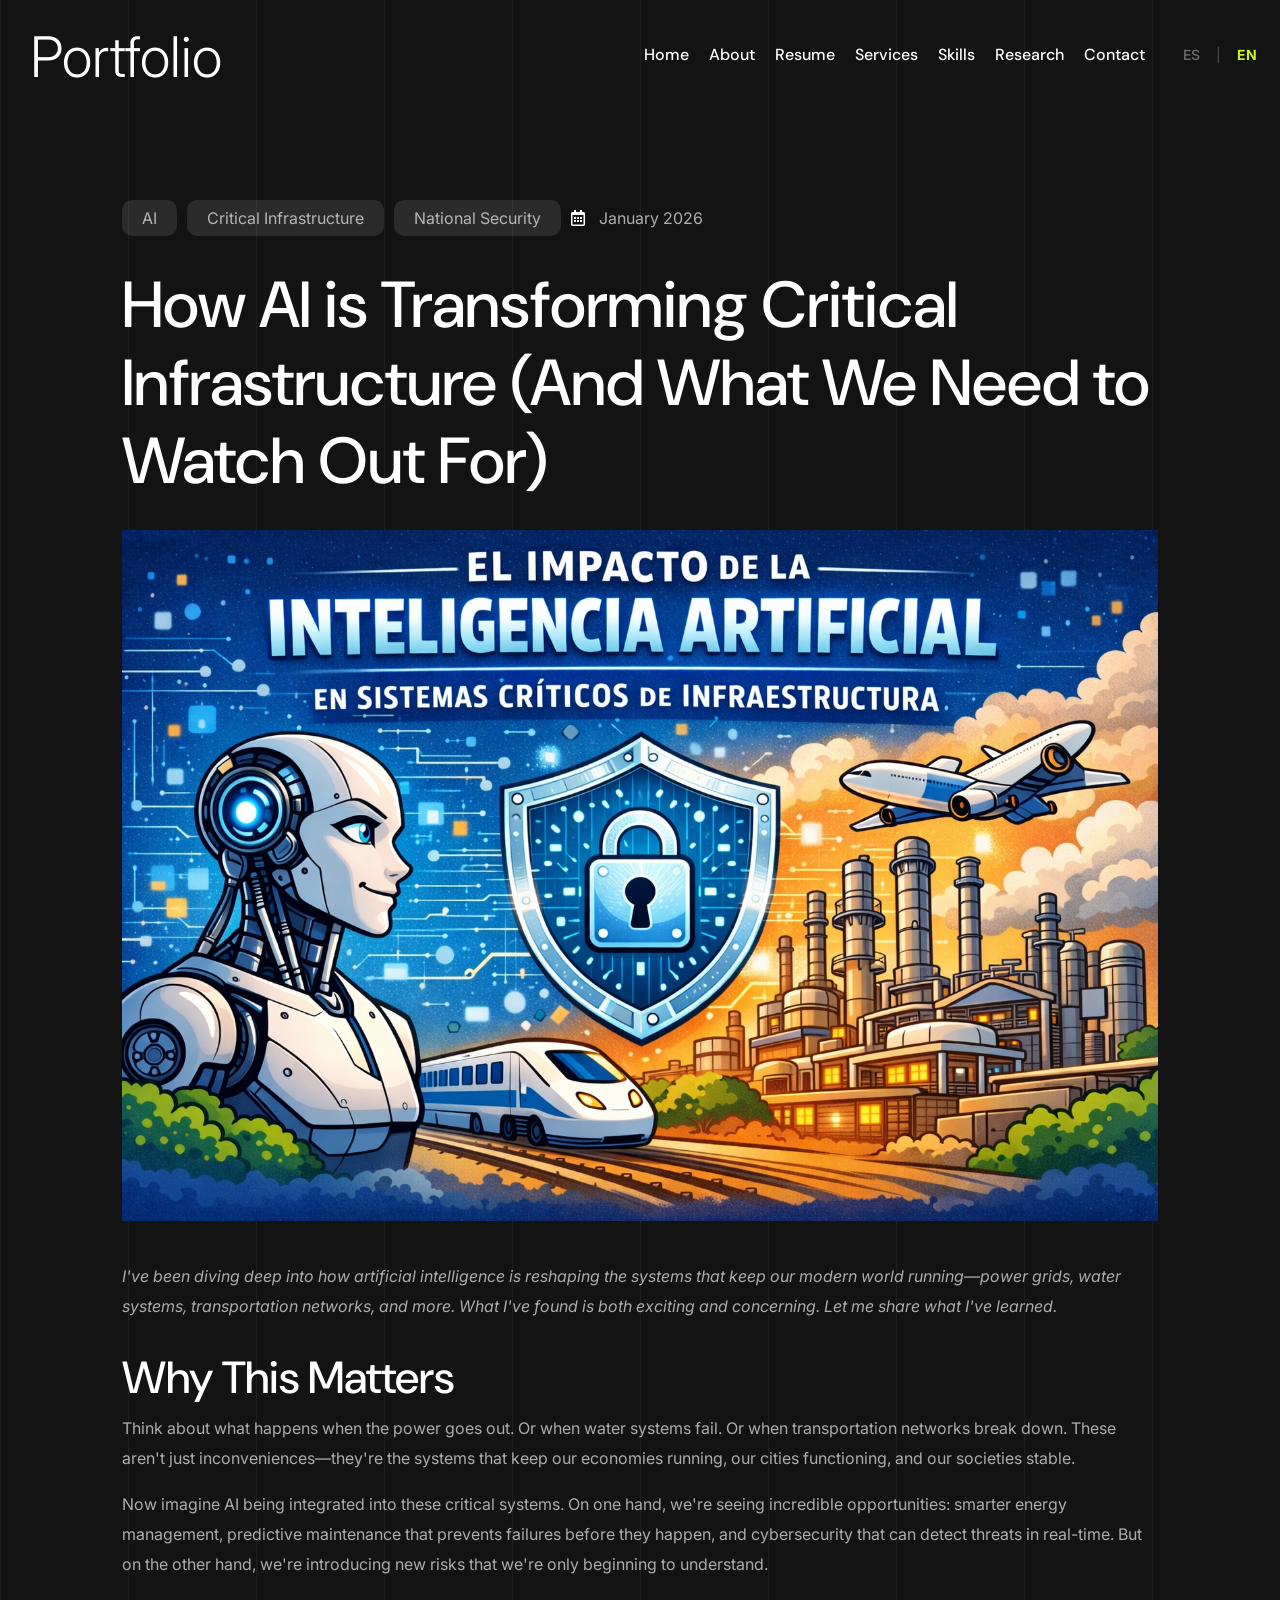
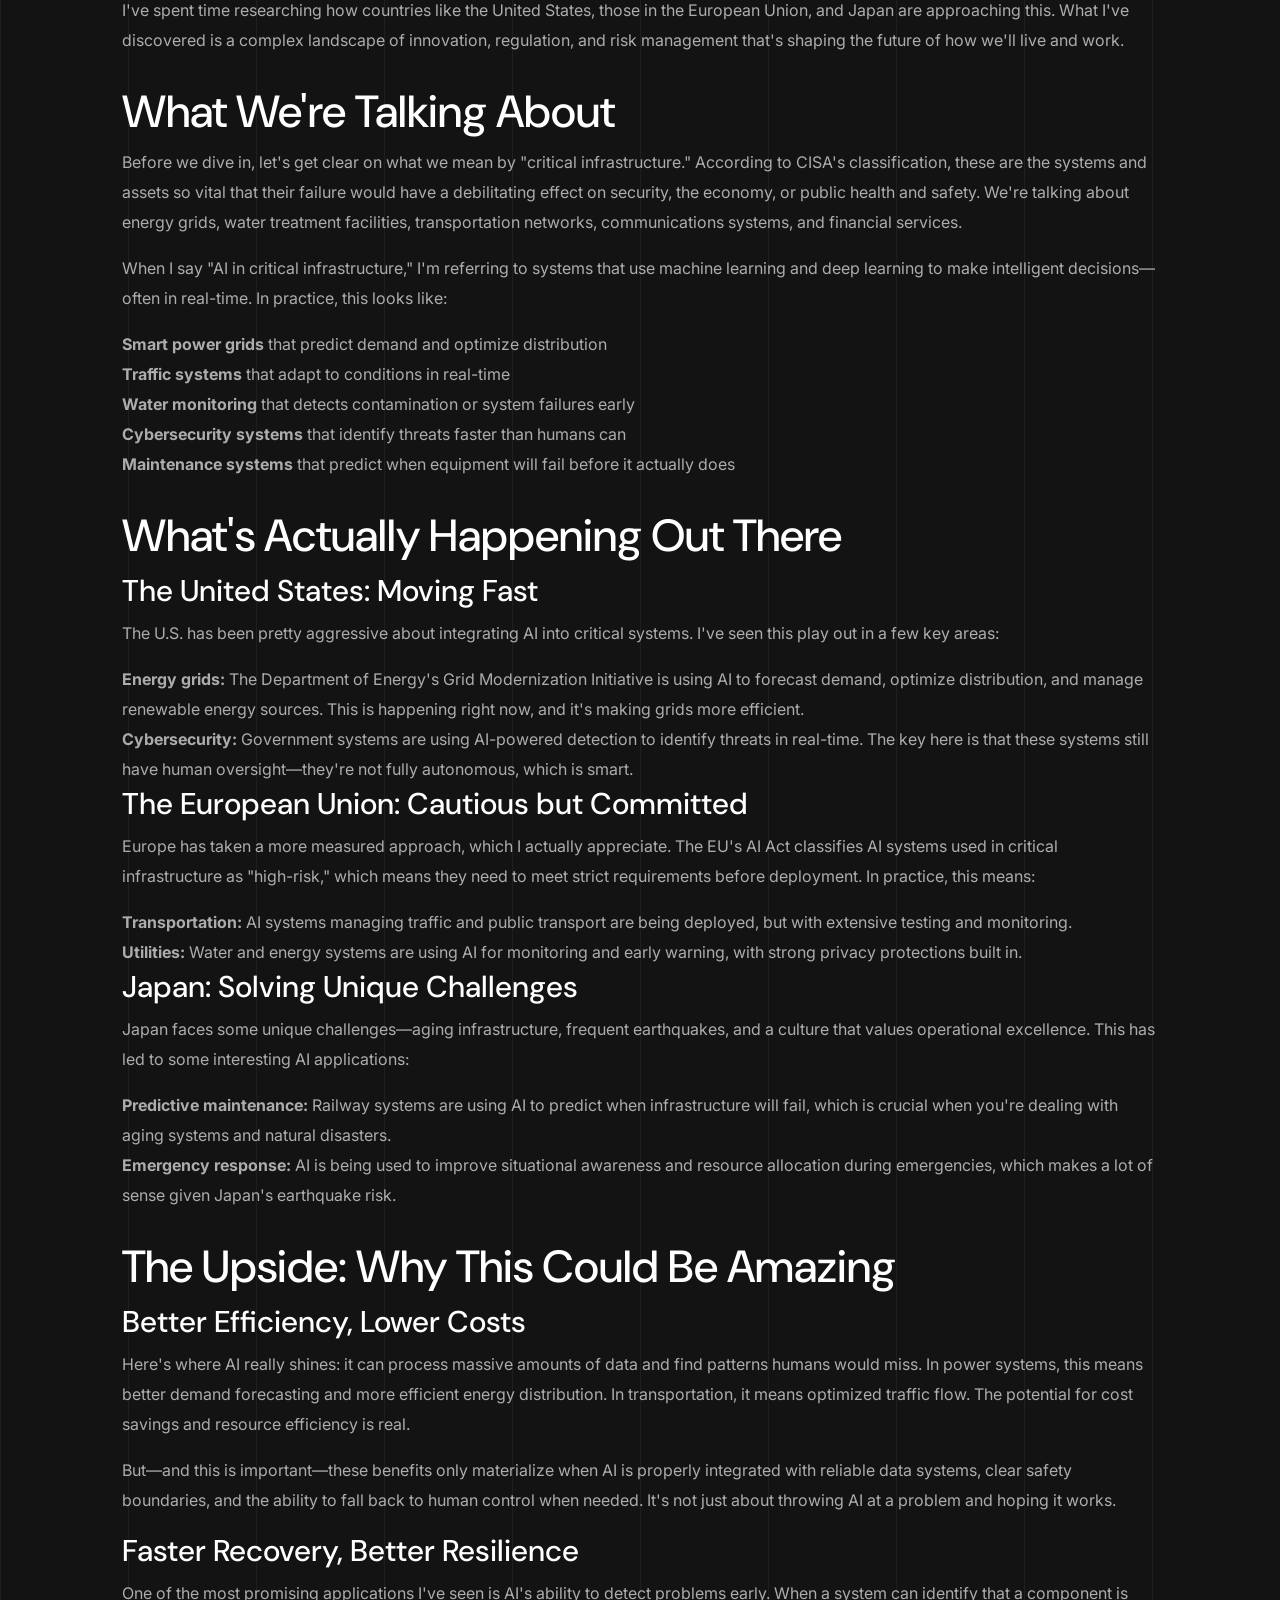
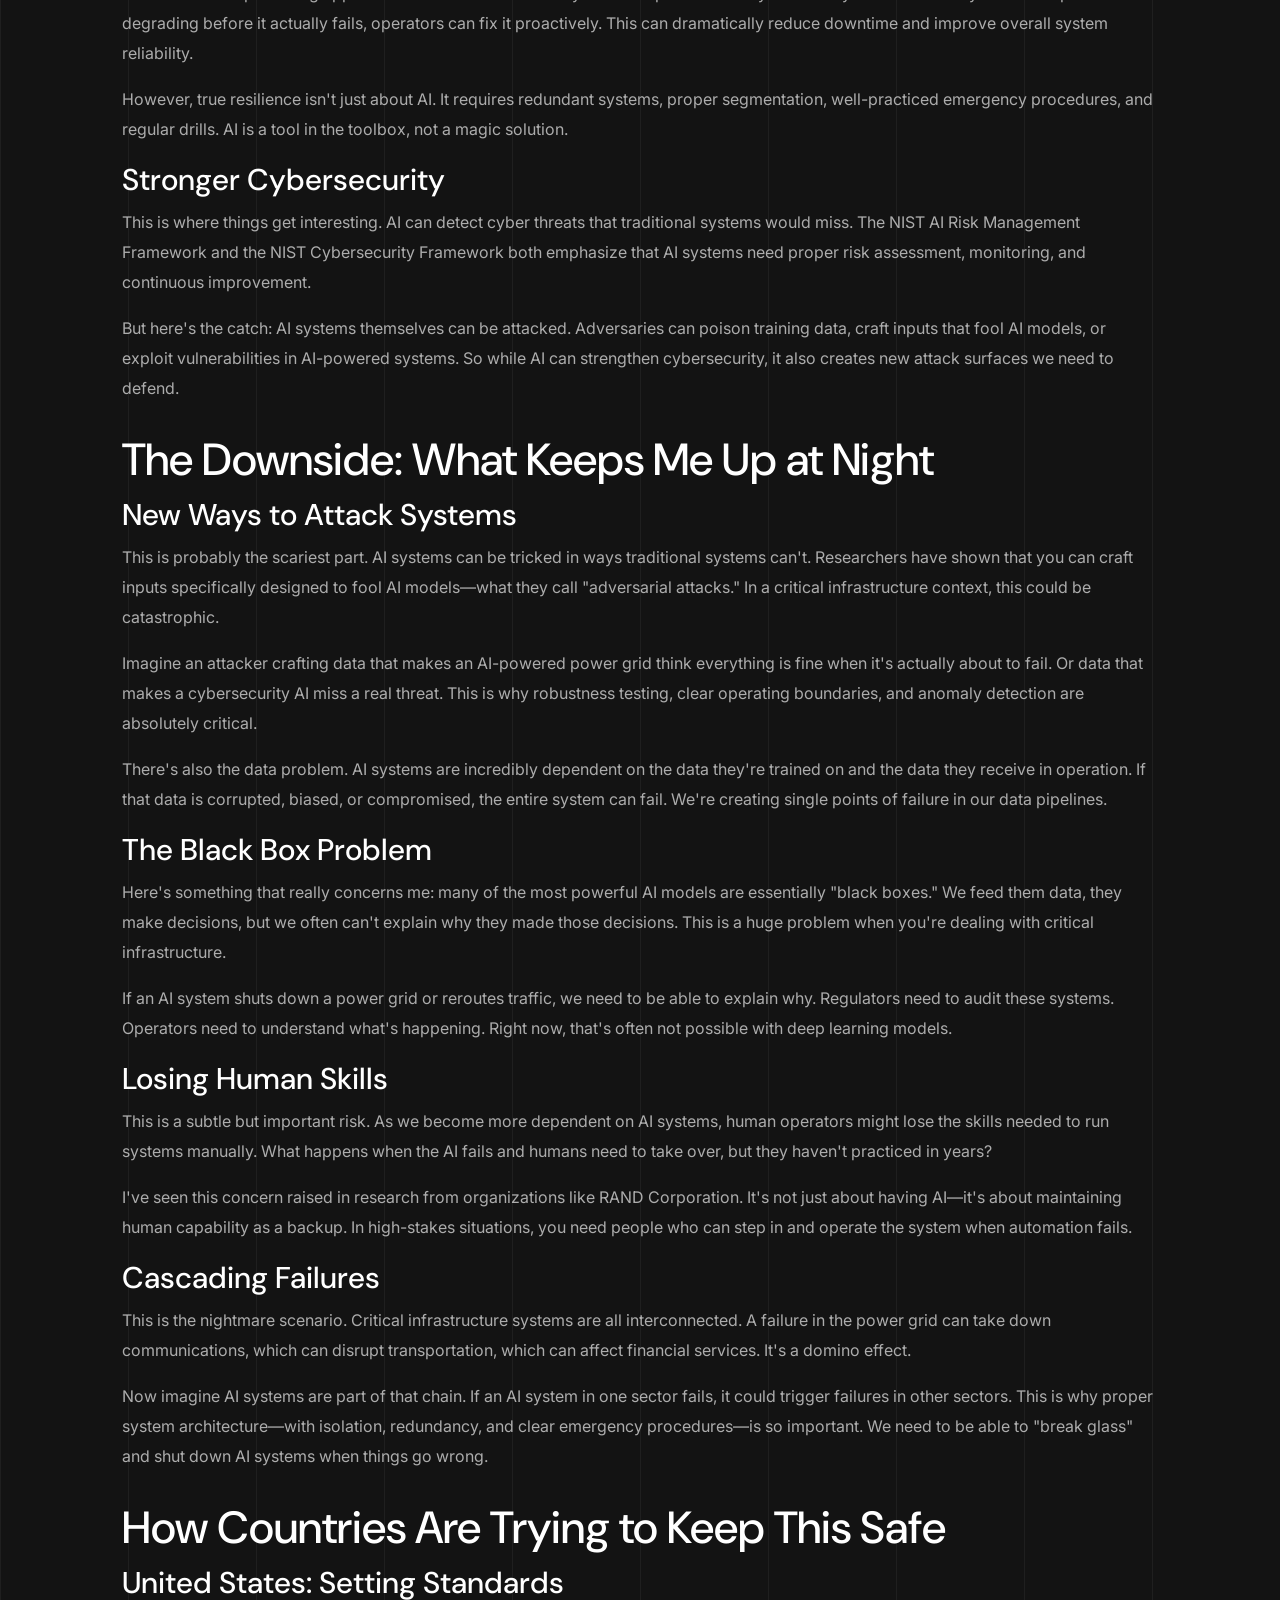
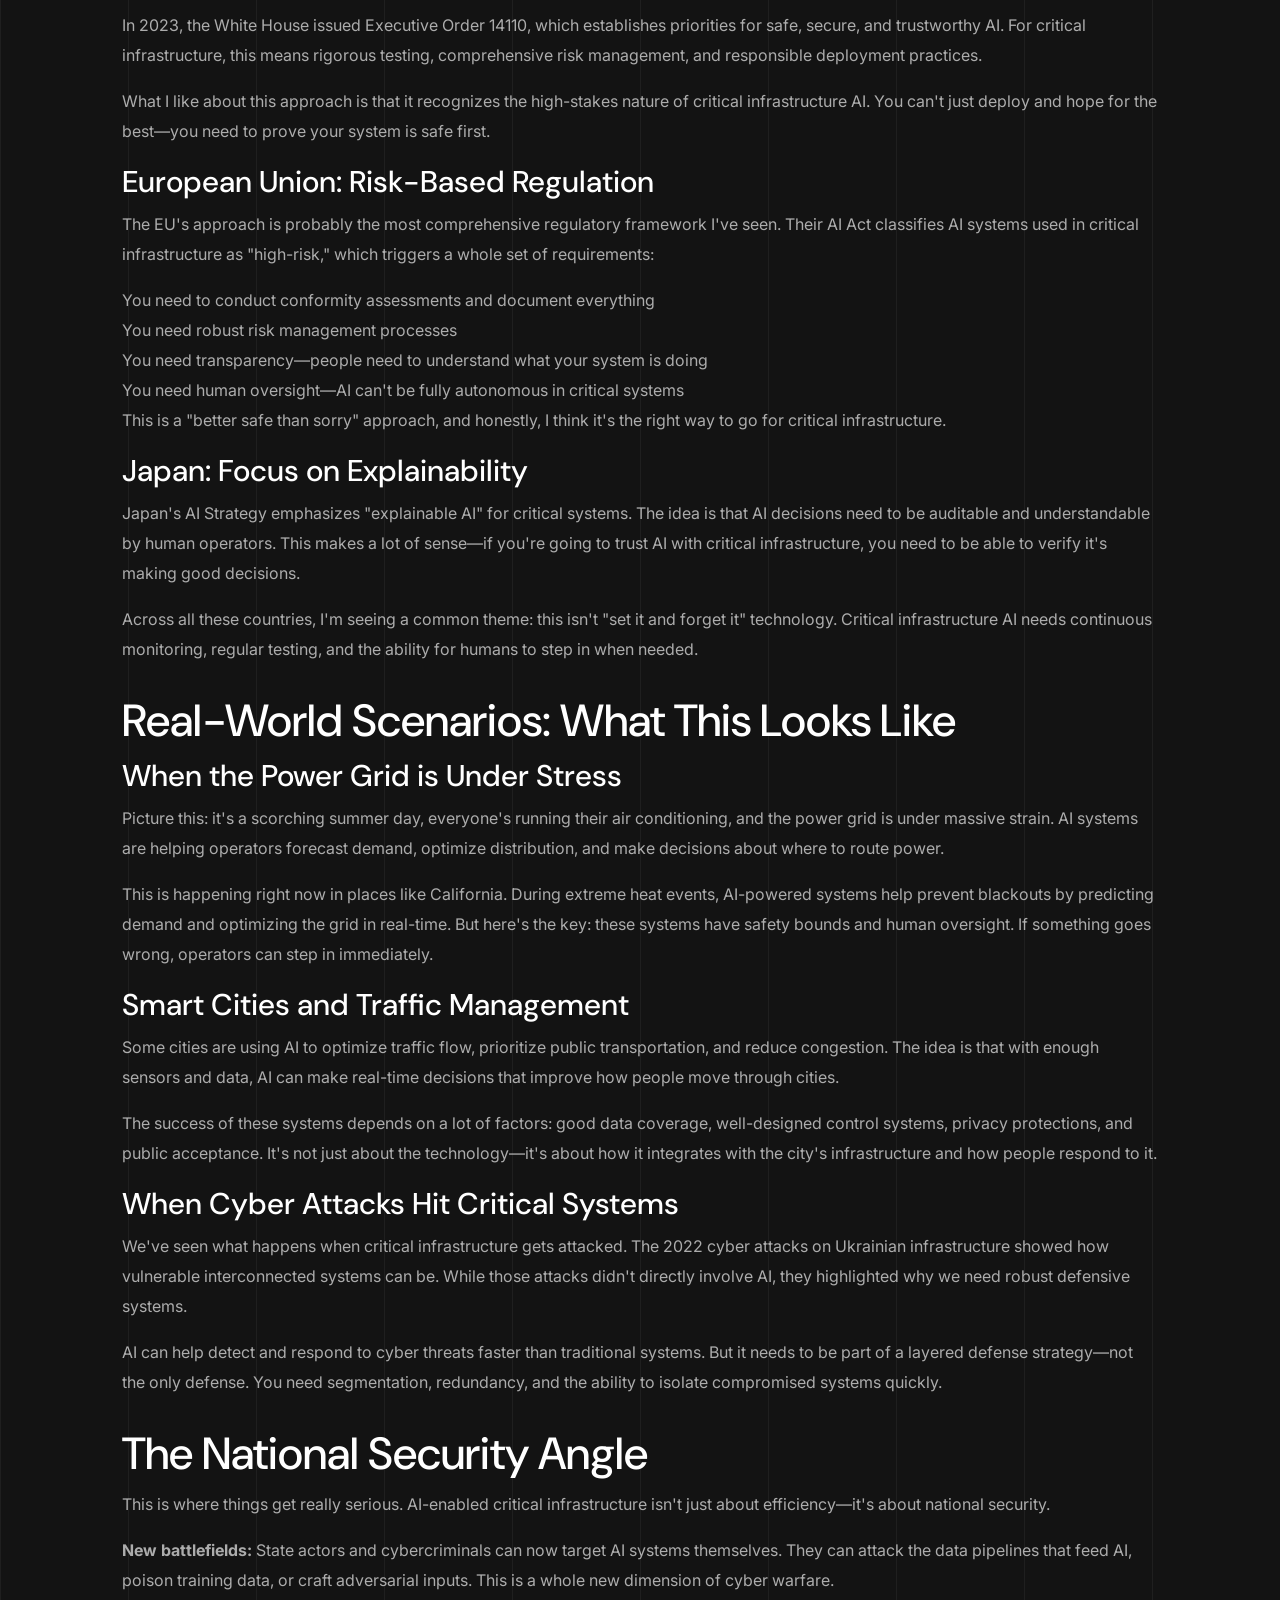
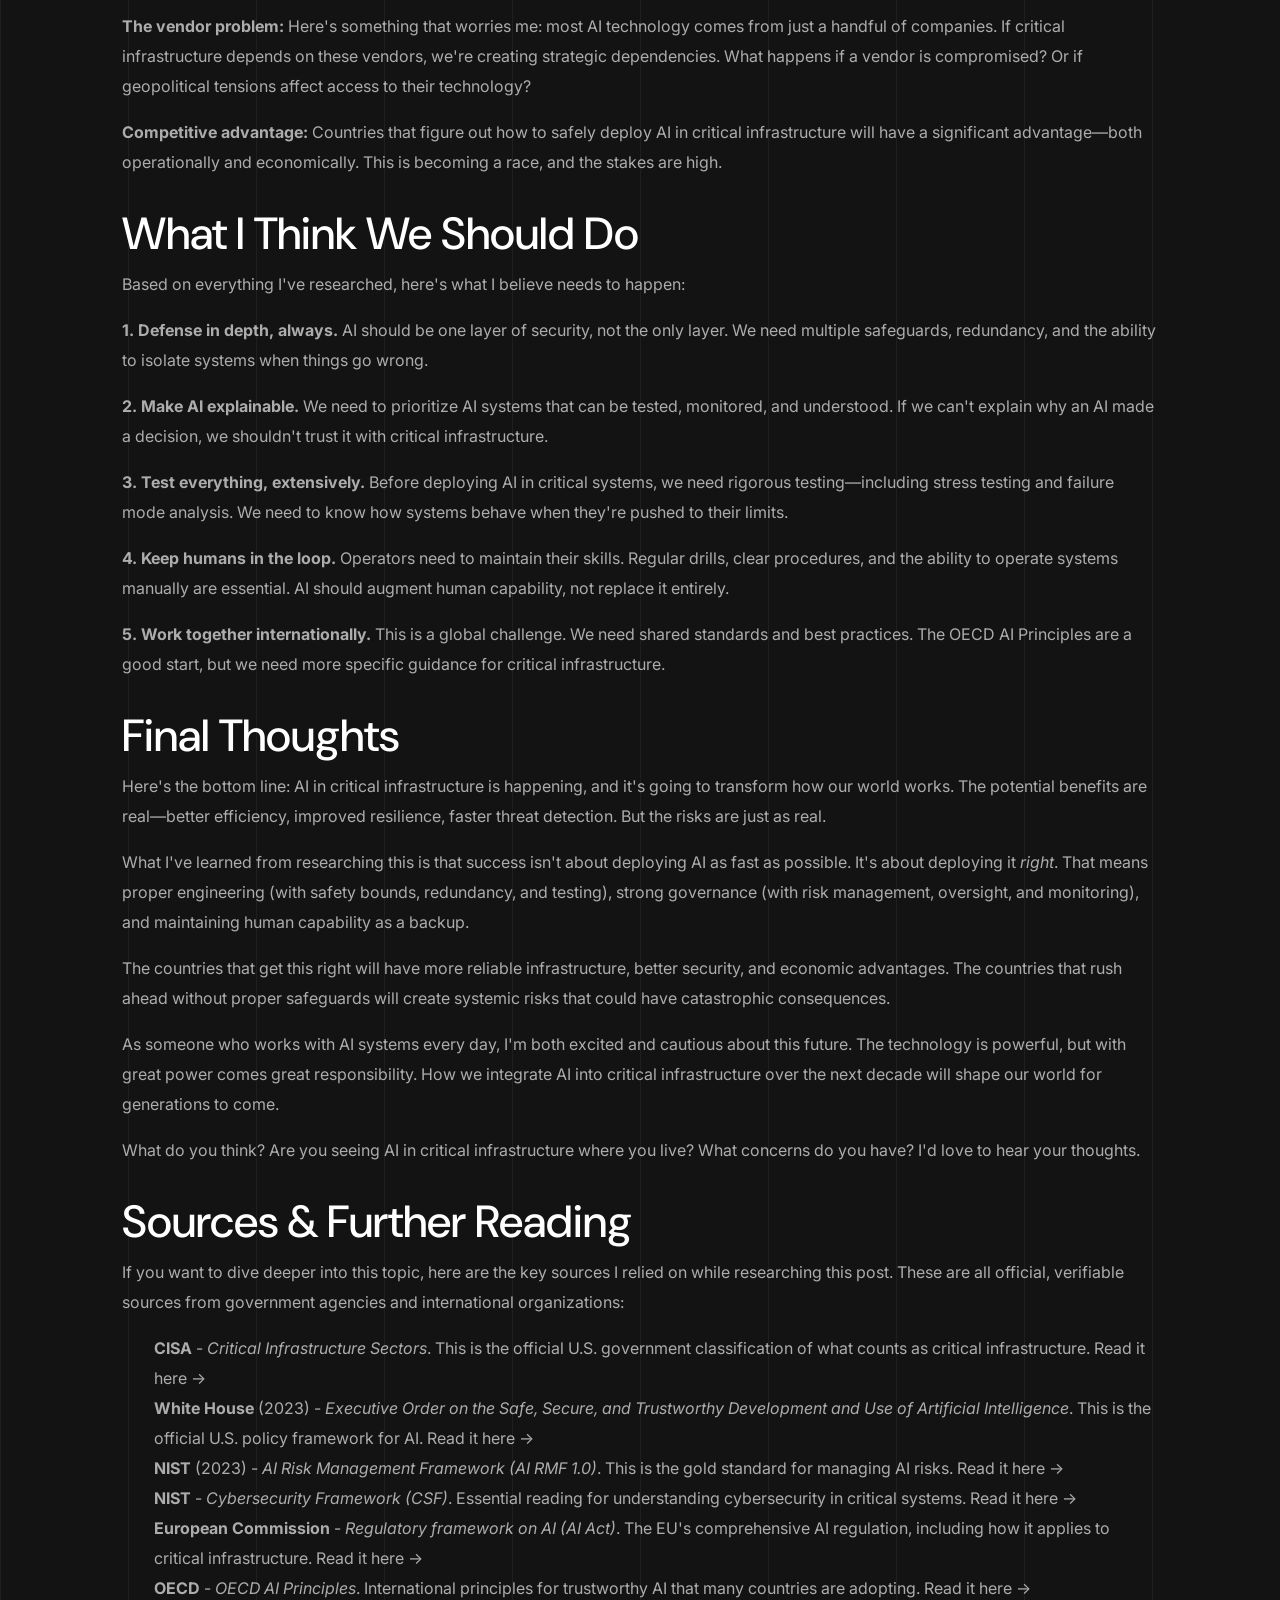
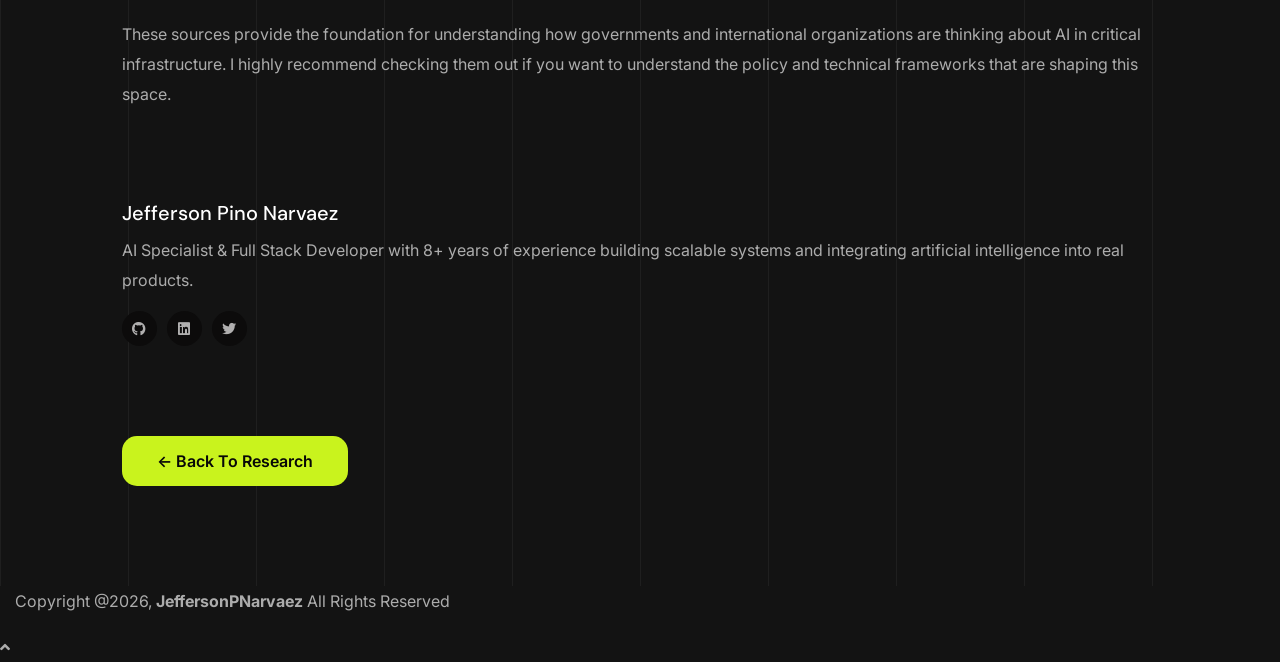
<file: post-ai-critical-systems-en.html>
<!DOCTYPE html>
<html lang="en">

<head>
    <!-- Required meta tags -->
    <meta charset="utf-8">
    <meta name="description" content="Technical analysis of the impact of AI on critical infrastructure systems">
    <meta http-equiv="X-UA-Compatible" content="IE=edge">
    <meta name="viewport" content="width=device-width, initial-scale=1, shrink-to-fit=no">

    <title>The Impact of AI on Critical Systems | Jefferson Pino Narvaez</title>

    <link rel="shortcut icon" href="assets/images/favicon.png" type="image/x-icon">

    <!-- Flaticon -->
    <link rel="stylesheet" href="assets/css/flaticon.min.css">
    <!-- Font Awesome -->
    <link rel="stylesheet" href="assets/css/fontawesome-5.14.0.min.css">
    <!-- Bootstrap -->
    <link rel="stylesheet" href="assets/css/bootstrap.min.css">
    <!-- Nice Select -->
    <link rel="stylesheet" href="assets/css/nice-select.min.css">
    <!-- Animate -->
    <link rel="stylesheet" href="assets/css/animate.min.css">
    <!-- Slick -->
    <link rel="stylesheet" href="assets/css/slick.min.css">
    <!-- Main Style -->
    <link rel="stylesheet" href="assets/css/style.css">

</head>

<body class="home-one">
    <div class="page-wrapper">

        <!-- Preloader -->
        <div class="preloader"></div>

        <!-- main header -->
        <header class="main-header menu-absolute">
            <!--Header-Upper-->
            <div class="header-upper">
                <div class="container container-1620 clearfix">

                    <div class="header-inner rel d-flex align-items-center">
                        <div class="logo-outer">
                            <div class="container text-center mt-5">
                                <a href="index.html"><span class="text-white display-4 font-weight-bold">Portfolio</span></a>
                            </div>
                        </div>

                        <div class="nav-outer clearfix">
                            <!-- Main Menu -->
                            <nav class="main-menu navbar-expand-lg">
                                <div class="navbar-header">
                                    <div class="mobile-logo my-15">
                                        <a href="index.html">
                                            <p>Portfolio Logo</p>
                                        </a>
                                    </div>

                                    <!-- Toggle Button -->
                                    <button type="button" class="navbar-toggle me-4" data-bs-toggle="collapse"
                                        data-bs-target=".navbar-collapse">
                                        <span class="icon-bar"></span>
                                        <span class="icon-bar"></span>
                                        <span class="icon-bar"></span>
                                    </button>
                                </div>

                                <div class="navbar-collapse collapse clearfix">
                                    <ul class="navigation clearfix">
                                        <li><a href="index.html#home">Home</a></li>
                                        <li><a href="index.html#about">About</a></li>
                                        <li><a href="index.html#resume">Resume</a></li>
                                        <li><a href="index.html#services">Services</a></li>
                                        <li><a href="index.html#skills">Skills</a></li>
                                        <li><a href="index.html#blog">Research</a></li>
                                        <li><a href="index.html#contact">Contact</a></li>
                                    </ul>
                                    <div class="lang-toggle">
                                        <button id="btn-es" class="lang-btn" type="button" aria-label="Cambiar a Español">ES</button>
                                        <span class="lang-separator">|</span>
                                        <button id="btn-en" class="lang-btn" type="button" aria-label="Switch to English">EN</button>
                                    </div>
                                </div>

                            </nav>
                            <!-- Main Menu End-->
                        </div>
                    </div>
                </div>
            </div>
            <!--End Header Upper-->
        </header>

        <!-- Blog Details Area start -->
        <section class="blog-details-area pt-200 rpt-140 pb-100 rpb-60 rel z-1">
            <div class="container">
                <div class="row">
                    <div class="col-lg-10 offset-lg-1">
                        <div class="blog-details-content">
                            <!-- Blog Meta -->
                            <div class="blog-meta mb-30">
                                <a class="tag" href="#">AI</a>
                                <a class="tag" href="#">Critical Infrastructure</a>
                                <a class="tag" href="#">National Security</a>
                                <span class="date"><i class="far fa-calendar-alt"></i> January 2026</span>
                            </div>

                            <!-- Blog Title -->
                            <h1 class="blog-title mb-30">How AI is Transforming Critical Infrastructure (And What We Need to Watch Out For)</h1>

                            <!-- Blog Image -->
                            <div class="image mb-40">
                                <img src="assets/images/blog/ai-critical-infrastructure.jpg" alt="AI Critical Systems">
                            </div>

                            <!-- Blog Content -->
                            <div class="content">
                                <div class="text mb-30">
                                    <p><em>I've been diving deep into how artificial intelligence is reshaping the systems that keep our modern world running—power grids, water systems, transportation networks, and more. What I've found is both exciting and concerning. Let me share what I've learned.</em></p>
                                </div>

                                <div class="text mb-30">
                                    <h2>Why This Matters</h2>
                                    <p>Think about what happens when the power goes out. Or when water systems fail. Or when transportation networks break down. These aren't just inconveniences—they're the systems that keep our economies running, our cities functioning, and our societies stable.</p>
                                    
                                    <p>Now imagine AI being integrated into these critical systems. On one hand, we're seeing incredible opportunities: smarter energy management, predictive maintenance that prevents failures before they happen, and cybersecurity that can detect threats in real-time. But on the other hand, we're introducing new risks that we're only beginning to understand.</p>
                                    
                                    <p>I've spent time researching how countries like the United States, those in the European Union, and Japan are approaching this. What I've discovered is a complex landscape of innovation, regulation, and risk management that's shaping the future of how we'll live and work.</p>
                                </div>

                                <div class="text mb-30">
                                    <h2>What We're Talking About</h2>
                                    
                                    <p>Before we dive in, let's get clear on what we mean by "critical infrastructure." According to <a href="https://www.cisa.gov/topics/critical-infrastructure-security-and-resilience/critical-infrastructure-sectors" target="_blank" rel="noopener noreferrer">CISA's classification</a>, these are the systems and assets so vital that their failure would have a debilitating effect on security, the economy, or public health and safety. We're talking about energy grids, water treatment facilities, transportation networks, communications systems, and financial services.</p>

                                    <p>When I say "AI in critical infrastructure," I'm referring to systems that use machine learning and deep learning to make intelligent decisions—often in real-time. In practice, this looks like:</p>
                                    <ul>
                                        <li><strong>Smart power grids</strong> that predict demand and optimize distribution</li>
                                        <li><strong>Traffic systems</strong> that adapt to conditions in real-time</li>
                                        <li><strong>Water monitoring</strong> that detects contamination or system failures early</li>
                                        <li><strong>Cybersecurity systems</strong> that identify threats faster than humans can</li>
                                        <li><strong>Maintenance systems</strong> that predict when equipment will fail before it actually does</li>
                                    </ul>
                                </div>

                                <div class="text mb-30">
                                    <h2>What's Actually Happening Out There</h2>

                                    <h3>The United States: Moving Fast</h3>
                                    <p>The U.S. has been pretty aggressive about integrating AI into critical systems. I've seen this play out in a few key areas:</p>
                                    <ul>
                                        <li><strong>Energy grids:</strong> The Department of Energy's Grid Modernization Initiative is using AI to forecast demand, optimize distribution, and manage renewable energy sources. This is happening right now, and it's making grids more efficient.</li>
                                        <li><strong>Cybersecurity:</strong> Government systems are using AI-powered detection to identify threats in real-time. The key here is that these systems still have human oversight—they're not fully autonomous, which is smart.</li>
                                    </ul>

                                    <h3>The European Union: Cautious but Committed</h3>
                                    <p>Europe has taken a more measured approach, which I actually appreciate. The <a href="https://digital-strategy.ec.europa.eu/en/policies/regulatory-framework-ai" target="_blank" rel="noopener noreferrer">EU's AI Act</a> classifies AI systems used in critical infrastructure as "high-risk," which means they need to meet strict requirements before deployment. In practice, this means:</p>
                                    <ul>
                                        <li><strong>Transportation:</strong> AI systems managing traffic and public transport are being deployed, but with extensive testing and monitoring.</li>
                                        <li><strong>Utilities:</strong> Water and energy systems are using AI for monitoring and early warning, with strong privacy protections built in.</li>
                                    </ul>

                                    <h3>Japan: Solving Unique Challenges</h3>
                                    <p>Japan faces some unique challenges—aging infrastructure, frequent earthquakes, and a culture that values operational excellence. This has led to some interesting AI applications:</p>
                                    <ul>
                                        <li><strong>Predictive maintenance:</strong> Railway systems are using AI to predict when infrastructure will fail, which is crucial when you're dealing with aging systems and natural disasters.</li>
                                        <li><strong>Emergency response:</strong> AI is being used to improve situational awareness and resource allocation during emergencies, which makes a lot of sense given Japan's earthquake risk.</li>
                                    </ul>
                                </div>

                                <div class="text mb-30">
                                    <h2>The Upside: Why This Could Be Amazing</h2>

                                    <h3>Better Efficiency, Lower Costs</h3>
                                    <p>Here's where AI really shines: it can process massive amounts of data and find patterns humans would miss. In power systems, this means better demand forecasting and more efficient energy distribution. In transportation, it means optimized traffic flow. The potential for cost savings and resource efficiency is real.</p>

                                    <p>But—and this is important—these benefits only materialize when AI is properly integrated with reliable data systems, clear safety boundaries, and the ability to fall back to human control when needed. It's not just about throwing AI at a problem and hoping it works.</p>

                                    <h3>Faster Recovery, Better Resilience</h3>
                                    <p>One of the most promising applications I've seen is AI's ability to detect problems early. When a system can identify that a component is degrading before it actually fails, operators can fix it proactively. This can dramatically reduce downtime and improve overall system reliability.</p>

                                    <p>However, true resilience isn't just about AI. It requires redundant systems, proper segmentation, well-practiced emergency procedures, and regular drills. AI is a tool in the toolbox, not a magic solution.</p>

                                    <h3>Stronger Cybersecurity</h3>
                                    <p>This is where things get interesting. AI can detect cyber threats that traditional systems would miss. The <a href="https://www.nist.gov/itl/ai-risk-management-framework" target="_blank" rel="noopener noreferrer">NIST AI Risk Management Framework</a> and the <a href="https://www.nist.gov/cyberframework" target="_blank" rel="noopener noreferrer">NIST Cybersecurity Framework</a> both emphasize that AI systems need proper risk assessment, monitoring, and continuous improvement.</p>

                                    <p>But here's the catch: AI systems themselves can be attacked. Adversaries can poison training data, craft inputs that fool AI models, or exploit vulnerabilities in AI-powered systems. So while AI can strengthen cybersecurity, it also creates new attack surfaces we need to defend.</p>
                                </div>

                                <div class="text mb-30">
                                    <h2>The Downside: What Keeps Me Up at Night</h2>

                                    <h3>New Ways to Attack Systems</h3>
                                    <p>This is probably the scariest part. AI systems can be tricked in ways traditional systems can't. Researchers have shown that you can craft inputs specifically designed to fool AI models—what they call "adversarial attacks." In a critical infrastructure context, this could be catastrophic.</p>

                                    <p>Imagine an attacker crafting data that makes an AI-powered power grid think everything is fine when it's actually about to fail. Or data that makes a cybersecurity AI miss a real threat. This is why robustness testing, clear operating boundaries, and anomaly detection are absolutely critical.</p>

                                    <p>There's also the data problem. AI systems are incredibly dependent on the data they're trained on and the data they receive in operation. If that data is corrupted, biased, or compromised, the entire system can fail. We're creating single points of failure in our data pipelines.</p>

                                    <h3>The Black Box Problem</h3>
                                    <p>Here's something that really concerns me: many of the most powerful AI models are essentially "black boxes." We feed them data, they make decisions, but we often can't explain why they made those decisions. This is a huge problem when you're dealing with critical infrastructure.</p>

                                    <p>If an AI system shuts down a power grid or reroutes traffic, we need to be able to explain why. Regulators need to audit these systems. Operators need to understand what's happening. Right now, that's often not possible with deep learning models.</p>

                                    <h3>Losing Human Skills</h3>
                                    <p>This is a subtle but important risk. As we become more dependent on AI systems, human operators might lose the skills needed to run systems manually. What happens when the AI fails and humans need to take over, but they haven't practiced in years?</p>

                                    <p>I've seen this concern raised in research from organizations like RAND Corporation. It's not just about having AI—it's about maintaining human capability as a backup. In high-stakes situations, you need people who can step in and operate the system when automation fails.</p>

                                    <h3>Cascading Failures</h3>
                                    <p>This is the nightmare scenario. Critical infrastructure systems are all interconnected. A failure in the power grid can take down communications, which can disrupt transportation, which can affect financial services. It's a domino effect.</p>

                                    <p>Now imagine AI systems are part of that chain. If an AI system in one sector fails, it could trigger failures in other sectors. This is why proper system architecture—with isolation, redundancy, and clear emergency procedures—is so important. We need to be able to "break glass" and shut down AI systems when things go wrong.</p>
                                </div>

                                <div class="text mb-30">
                                    <h2>How Countries Are Trying to Keep This Safe</h2>

                                    <h3>United States: Setting Standards</h3>
                                    <p>In 2023, the White House issued <a href="https://www.whitehouse.gov/briefing-room/presidential-actions/2023/10/30/executive-order-on-the-safe-secure-and-trustworthy-development-and-use-of-artificial-intelligence/" target="_blank" rel="noopener noreferrer">Executive Order 14110</a>, which establishes priorities for safe, secure, and trustworthy AI. For critical infrastructure, this means rigorous testing, comprehensive risk management, and responsible deployment practices.</p>

                                    <p>What I like about this approach is that it recognizes the high-stakes nature of critical infrastructure AI. You can't just deploy and hope for the best—you need to prove your system is safe first.</p>

                                    <h3>European Union: Risk-Based Regulation</h3>
                                    <p>The EU's approach is probably the most comprehensive regulatory framework I've seen. Their <a href="https://digital-strategy.ec.europa.eu/en/policies/regulatory-framework-ai" target="_blank" rel="noopener noreferrer">AI Act</a> classifies AI systems used in critical infrastructure as "high-risk," which triggers a whole set of requirements:</p>
                                    <ul>
                                        <li>You need to conduct conformity assessments and document everything</li>
                                        <li>You need robust risk management processes</li>
                                        <li>You need transparency—people need to understand what your system is doing</li>
                                        <li>You need human oversight—AI can't be fully autonomous in critical systems</li>
                                    </ul>

                                    <p>This is a "better safe than sorry" approach, and honestly, I think it's the right way to go for critical infrastructure.</p>

                                    <h3>Japan: Focus on Explainability</h3>
                                    <p>Japan's AI Strategy emphasizes "explainable AI" for critical systems. The idea is that AI decisions need to be auditable and understandable by human operators. This makes a lot of sense—if you're going to trust AI with critical infrastructure, you need to be able to verify it's making good decisions.</p>

                                    <p>Across all these countries, I'm seeing a common theme: this isn't "set it and forget it" technology. Critical infrastructure AI needs continuous monitoring, regular testing, and the ability for humans to step in when needed.</p>
                                </div>

                                <div class="text mb-30">
                                    <h2>Real-World Scenarios: What This Looks Like</h2>

                                    <h3>When the Power Grid is Under Stress</h3>
                                    <p>Picture this: it's a scorching summer day, everyone's running their air conditioning, and the power grid is under massive strain. AI systems are helping operators forecast demand, optimize distribution, and make decisions about where to route power.</p>

                                    <p>This is happening right now in places like California. During extreme heat events, AI-powered systems help prevent blackouts by predicting demand and optimizing the grid in real-time. But here's the key: these systems have safety bounds and human oversight. If something goes wrong, operators can step in immediately.</p>

                                    <h3>Smart Cities and Traffic Management</h3>
                                    <p>Some cities are using AI to optimize traffic flow, prioritize public transportation, and reduce congestion. The idea is that with enough sensors and data, AI can make real-time decisions that improve how people move through cities.</p>

                                    <p>The success of these systems depends on a lot of factors: good data coverage, well-designed control systems, privacy protections, and public acceptance. It's not just about the technology—it's about how it integrates with the city's infrastructure and how people respond to it.</p>

                                    <h3>When Cyber Attacks Hit Critical Systems</h3>
                                    <p>We've seen what happens when critical infrastructure gets attacked. The 2022 cyber attacks on Ukrainian infrastructure showed how vulnerable interconnected systems can be. While those attacks didn't directly involve AI, they highlighted why we need robust defensive systems.</p>

                                    <p>AI can help detect and respond to cyber threats faster than traditional systems. But it needs to be part of a layered defense strategy—not the only defense. You need segmentation, redundancy, and the ability to isolate compromised systems quickly.</p>
                                </div>

                                <div class="text mb-30">
                                    <h2>The National Security Angle</h2>
                                    <p>This is where things get really serious. AI-enabled critical infrastructure isn't just about efficiency—it's about national security.</p>

                                    <p><strong>New battlefields:</strong> State actors and cybercriminals can now target AI systems themselves. They can attack the data pipelines that feed AI, poison training data, or craft adversarial inputs. This is a whole new dimension of cyber warfare.</p>

                                    <p><strong>The vendor problem:</strong> Here's something that worries me: most AI technology comes from just a handful of companies. If critical infrastructure depends on these vendors, we're creating strategic dependencies. What happens if a vendor is compromised? Or if geopolitical tensions affect access to their technology?</p>

                                    <p><strong>Competitive advantage:</strong> Countries that figure out how to safely deploy AI in critical infrastructure will have a significant advantage—both operationally and economically. This is becoming a race, and the stakes are high.</p>
                                </div>

                                <div class="text mb-30">
                                    <h2>What I Think We Should Do</h2>
                                    <p>Based on everything I've researched, here's what I believe needs to happen:</p>
                                    
                                    <p><strong>1. Defense in depth, always.</strong> AI should be one layer of security, not the only layer. We need multiple safeguards, redundancy, and the ability to isolate systems when things go wrong.</p>

                                    <p><strong>2. Make AI explainable.</strong> We need to prioritize AI systems that can be tested, monitored, and understood. If we can't explain why an AI made a decision, we shouldn't trust it with critical infrastructure.</p>

                                    <p><strong>3. Test everything, extensively.</strong> Before deploying AI in critical systems, we need rigorous testing—including stress testing and failure mode analysis. We need to know how systems behave when they're pushed to their limits.</p>

                                    <p><strong>4. Keep humans in the loop.</strong> Operators need to maintain their skills. Regular drills, clear procedures, and the ability to operate systems manually are essential. AI should augment human capability, not replace it entirely.</p>

                                    <p><strong>5. Work together internationally.</strong> This is a global challenge. We need shared standards and best practices. The <a href="https://oecd.ai/en/ai-principles" target="_blank" rel="noopener noreferrer">OECD AI Principles</a> are a good start, but we need more specific guidance for critical infrastructure.</p>
                                </div>

                                <div class="text mb-30">
                                    <h2>Final Thoughts</h2>
                                    <p>Here's the bottom line: AI in critical infrastructure is happening, and it's going to transform how our world works. The potential benefits are real—better efficiency, improved resilience, faster threat detection. But the risks are just as real.</p>
                                    
                                    <p>What I've learned from researching this is that success isn't about deploying AI as fast as possible. It's about deploying it <em>right</em>. That means proper engineering (with safety bounds, redundancy, and testing), strong governance (with risk management, oversight, and monitoring), and maintaining human capability as a backup.</p>
                                    
                                    <p>The countries that get this right will have more reliable infrastructure, better security, and economic advantages. The countries that rush ahead without proper safeguards will create systemic risks that could have catastrophic consequences.</p>

                                    <p>As someone who works with AI systems every day, I'm both excited and cautious about this future. The technology is powerful, but with great power comes great responsibility. How we integrate AI into critical infrastructure over the next decade will shape our world for generations to come.</p>

                                    <p>What do you think? Are you seeing AI in critical infrastructure where you live? What concerns do you have? I'd love to hear your thoughts.</p>
                                </div>

                                <div class="text mb-30">
                                    <h2>Sources & Further Reading</h2>
                                    <p>If you want to dive deeper into this topic, here are the key sources I relied on while researching this post. These are all official, verifiable sources from government agencies and international organizations:</p>
                                    <ol class="references">
                                        <li><strong>CISA</strong> - <em>Critical Infrastructure Sectors</em>. This is the official U.S. government classification of what counts as critical infrastructure. <a href="https://www.cisa.gov/topics/critical-infrastructure-security-and-resilience/critical-infrastructure-sectors" target="_blank" rel="noopener noreferrer">Read it here →</a></li>
                                        <li><strong>White House</strong> (2023) - <em>Executive Order on the Safe, Secure, and Trustworthy Development and Use of Artificial Intelligence</em>. This is the official U.S. policy framework for AI. <a href="https://www.whitehouse.gov/briefing-room/presidential-actions/2023/10/30/executive-order-on-the-safe-secure-and-trustworthy-development-and-use-of-artificial-intelligence/" target="_blank" rel="noopener noreferrer">Read it here →</a></li>
                                        <li><strong>NIST</strong> (2023) - <em>AI Risk Management Framework (AI RMF 1.0)</em>. This is the gold standard for managing AI risks. <a href="https://www.nist.gov/itl/ai-risk-management-framework" target="_blank" rel="noopener noreferrer">Read it here →</a></li>
                                        <li><strong>NIST</strong> - <em>Cybersecurity Framework (CSF)</em>. Essential reading for understanding cybersecurity in critical systems. <a href="https://www.nist.gov/cyberframework" target="_blank" rel="noopener noreferrer">Read it here →</a></li>
                                        <li><strong>European Commission</strong> - <em>Regulatory framework on AI (AI Act)</em>. The EU's comprehensive AI regulation, including how it applies to critical infrastructure. <a href="https://digital-strategy.ec.europa.eu/en/policies/regulatory-framework-ai" target="_blank" rel="noopener noreferrer">Read it here →</a></li>
                                        <li><strong>OECD</strong> - <em>OECD AI Principles</em>. International principles for trustworthy AI that many countries are adopting. <a href="https://oecd.ai/en/ai-principles" target="_blank" rel="noopener noreferrer">Read it here →</a></li>
                                    </ol>
                                    <p>These sources provide the foundation for understanding how governments and international organizations are thinking about AI in critical infrastructure. I highly recommend checking them out if you want to understand the policy and technical frameworks that are shaping this space.</p>
                                </div>

                                <!-- Author Info -->
                                <div class="author-box mt-50 pt-40 pb-40">
                                    <div class="author">
                                        <div class="author-content">
                                            <h5>Jefferson Pino Narvaez</h5>
                                            <p>AI Specialist & Full Stack Developer with 8+ years of experience building scalable systems and integrating artificial intelligence into real products.</p>
                                            <div class="social-style-one">
                                                <a href="https://github.com/JeffersonPinoNarvaez" target="_blank"><i class="fab fa-github"></i></a>
                                                <a href="https://www.linkedin.com/in/jefferson-pino-narvaez/" target="_blank"><i class="fab fa-linkedin"></i></a>
                                                <a href="https://x.com/dev_pino" target="_blank"><i class="fab fa-twitter"></i></a>
                                            </div>
                                        </div>
                                    </div>
                                </div>

                                <!-- Back to Blog -->
                                <div class="back-to-blog mt-50">
                                    <a href="index.html#blog" class="theme-btn">← Back to Research</a>
                                </div>
                            </div>
                        </div>
                    </div>
                </div>
            </div>
            <div class="bg-lines">
                <span></span><span></span>
                <span></span><span></span>
                <span></span><span></span>
                <span></span><span></span>
                <span></span><span></span>
            </div>
        </section>
        <!-- Blog Details Area end -->

        <!-- Footer -->
        <footer class="main-footer">
            <div class="container">
                <div class="row">
                    <div class="col-lg-6">
                        <div class="copyright-text">
                            <p>Copyright @2026, <b>JeffersonPNarvaez</b> All Rights Reserved</p>
                        </div>
                    </div>
                </div>
            </div>
        </footer>

    </div>
    <!--End pagewrapper-->

    <!-- Scroll To Top -->
    <div class="scroll-to-top scroll-to-target" data-target="html"><span class="fa fa-angle-up"></span></div>

    <!-- Jquery -->
    <script src="assets/js/jquery-3.6.0.min.js"></script>
    <!-- Bootstrap -->
    <script src="assets/js/bootstrap.min.js"></script>
    <!-- Appear Js -->
    <script src="assets/js/appear.min.js"></script>
    <!-- Slick -->
    <script src="assets/js/slick.min.js"></script>
    <!-- Nice Select -->
    <script src="assets/js/jquery.nice-select.min.js"></script>
    <!--  WOW Animation -->
    <script src="assets/js/wow.min.js"></script>
    <!-- Custom script -->
    <script src="assets/js/script.js"></script>

    <script>
        (function () {
            function detectLang() {
                var stored = localStorage.getItem('lang');
                if (stored === 'es' || stored === 'en') return stored;
                var browserLang = (navigator.language || navigator.userLanguage || 'es').toLowerCase();
                return browserLang.indexOf('es') === 0 ? 'es' : 'en';
            }

            function setActive(lang) {
                var btnEs = document.getElementById('btn-es');
                var btnEn = document.getElementById('btn-en');
                if (!btnEs || !btnEn) return;
                if (lang === 'es') { btnEs.classList.add('active'); btnEn.classList.remove('active'); }
                else { btnEn.classList.add('active'); btnEs.classList.remove('active'); }
            }

            var lang = detectLang();
            // If user prefers Spanish, redirect to the Spanish page of this post
            if (lang === 'es' && !location.pathname.endsWith('post-ai-critical-systems.html')) {
                location.replace('post-ai-critical-systems.html');
                return;
            }

            setActive('en');

            document.getElementById('btn-es') && document.getElementById('btn-es').addEventListener('click', function () {
                localStorage.setItem('lang', 'es');
                location.replace('post-ai-critical-systems.html');
            });
            document.getElementById('btn-en') && document.getElementById('btn-en').addEventListener('click', function () {
                localStorage.setItem('lang', 'en');
                location.replace('post-ai-critical-systems-en.html');
            });
        })();
    </script>

</body>

</html>
</file>
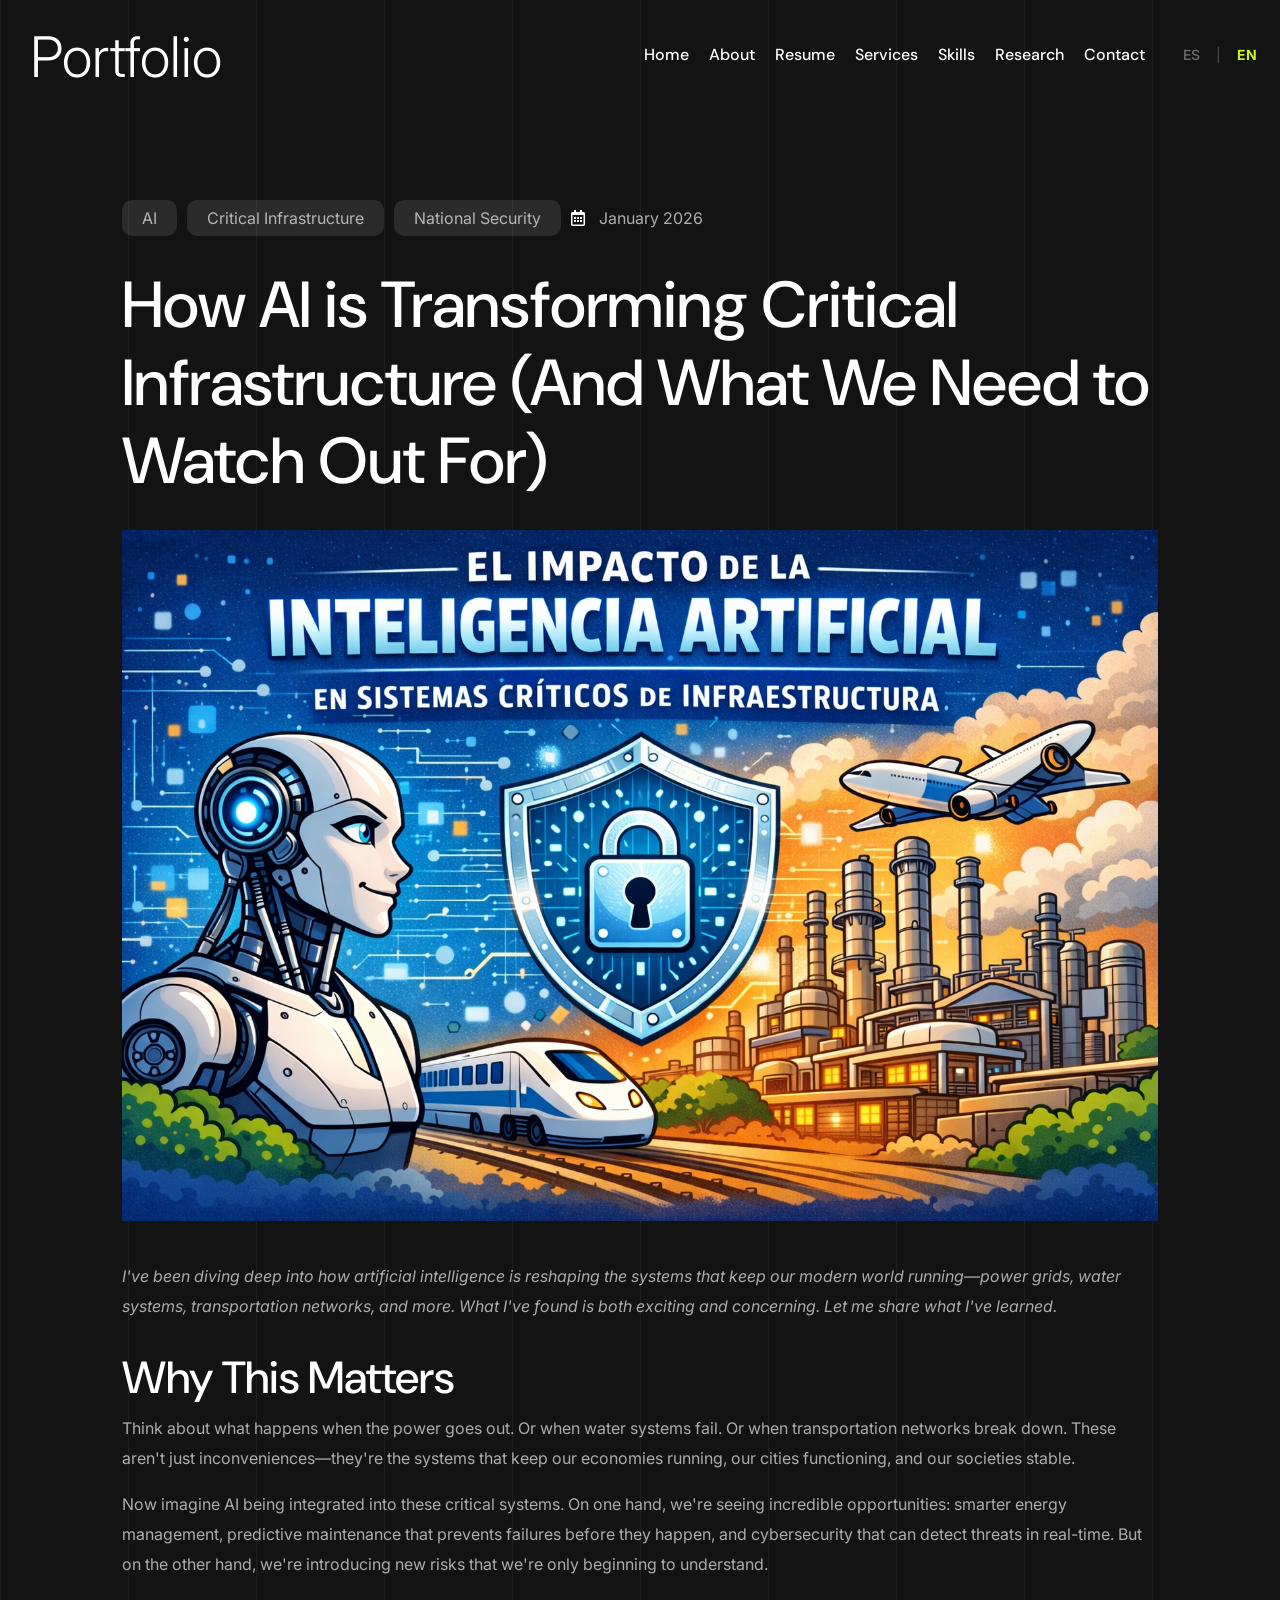
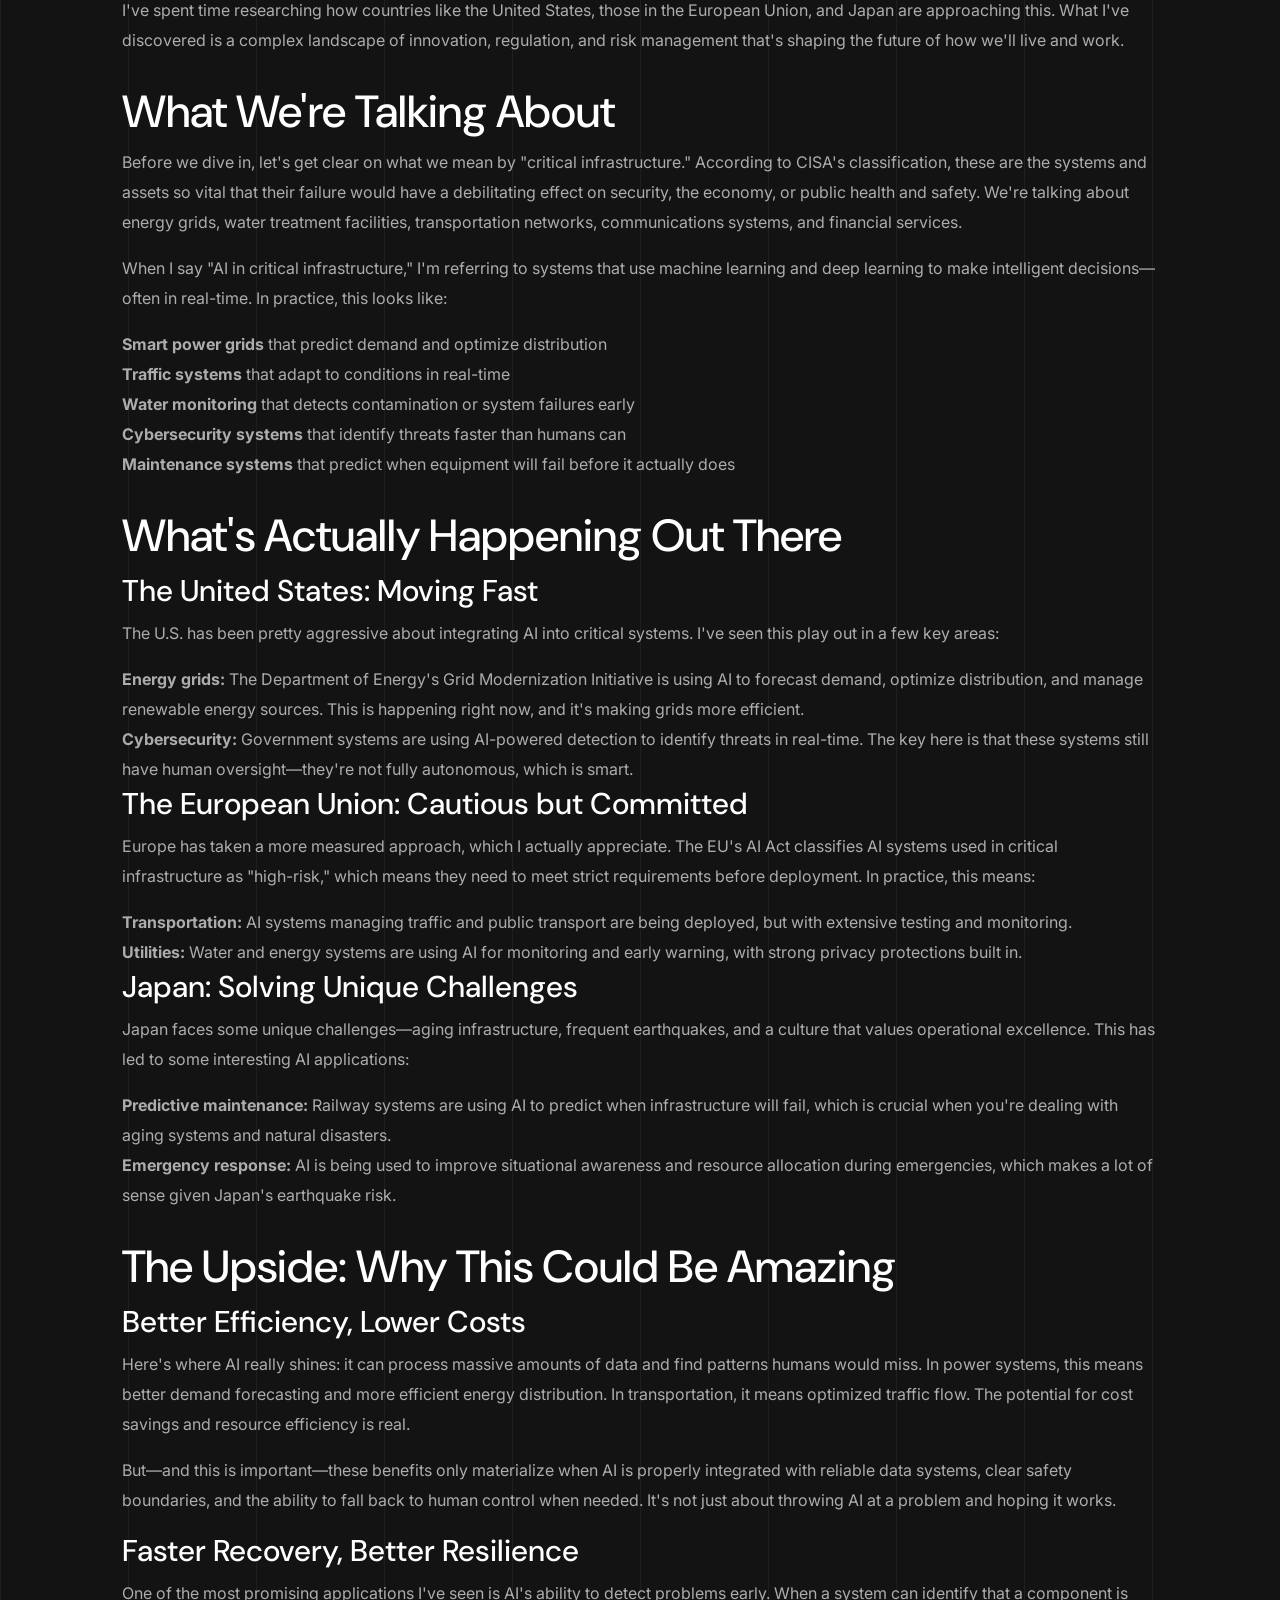
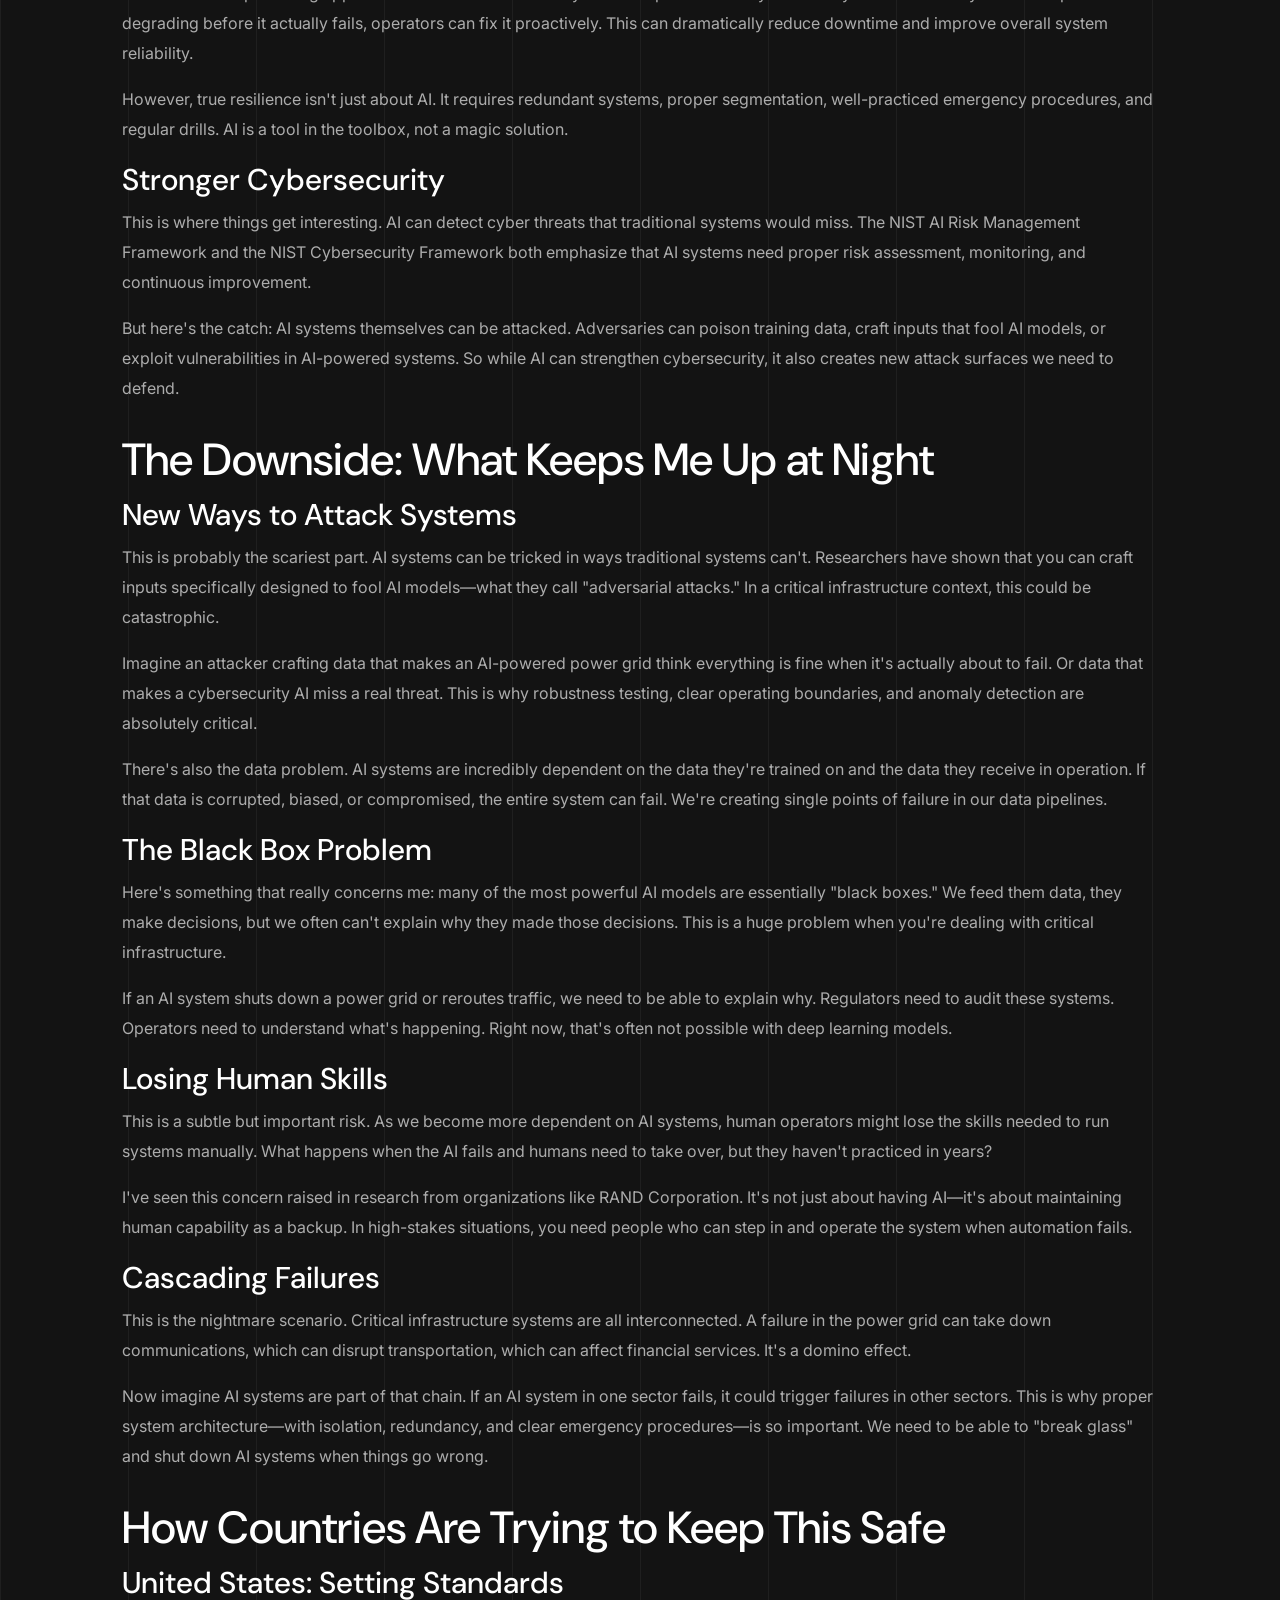
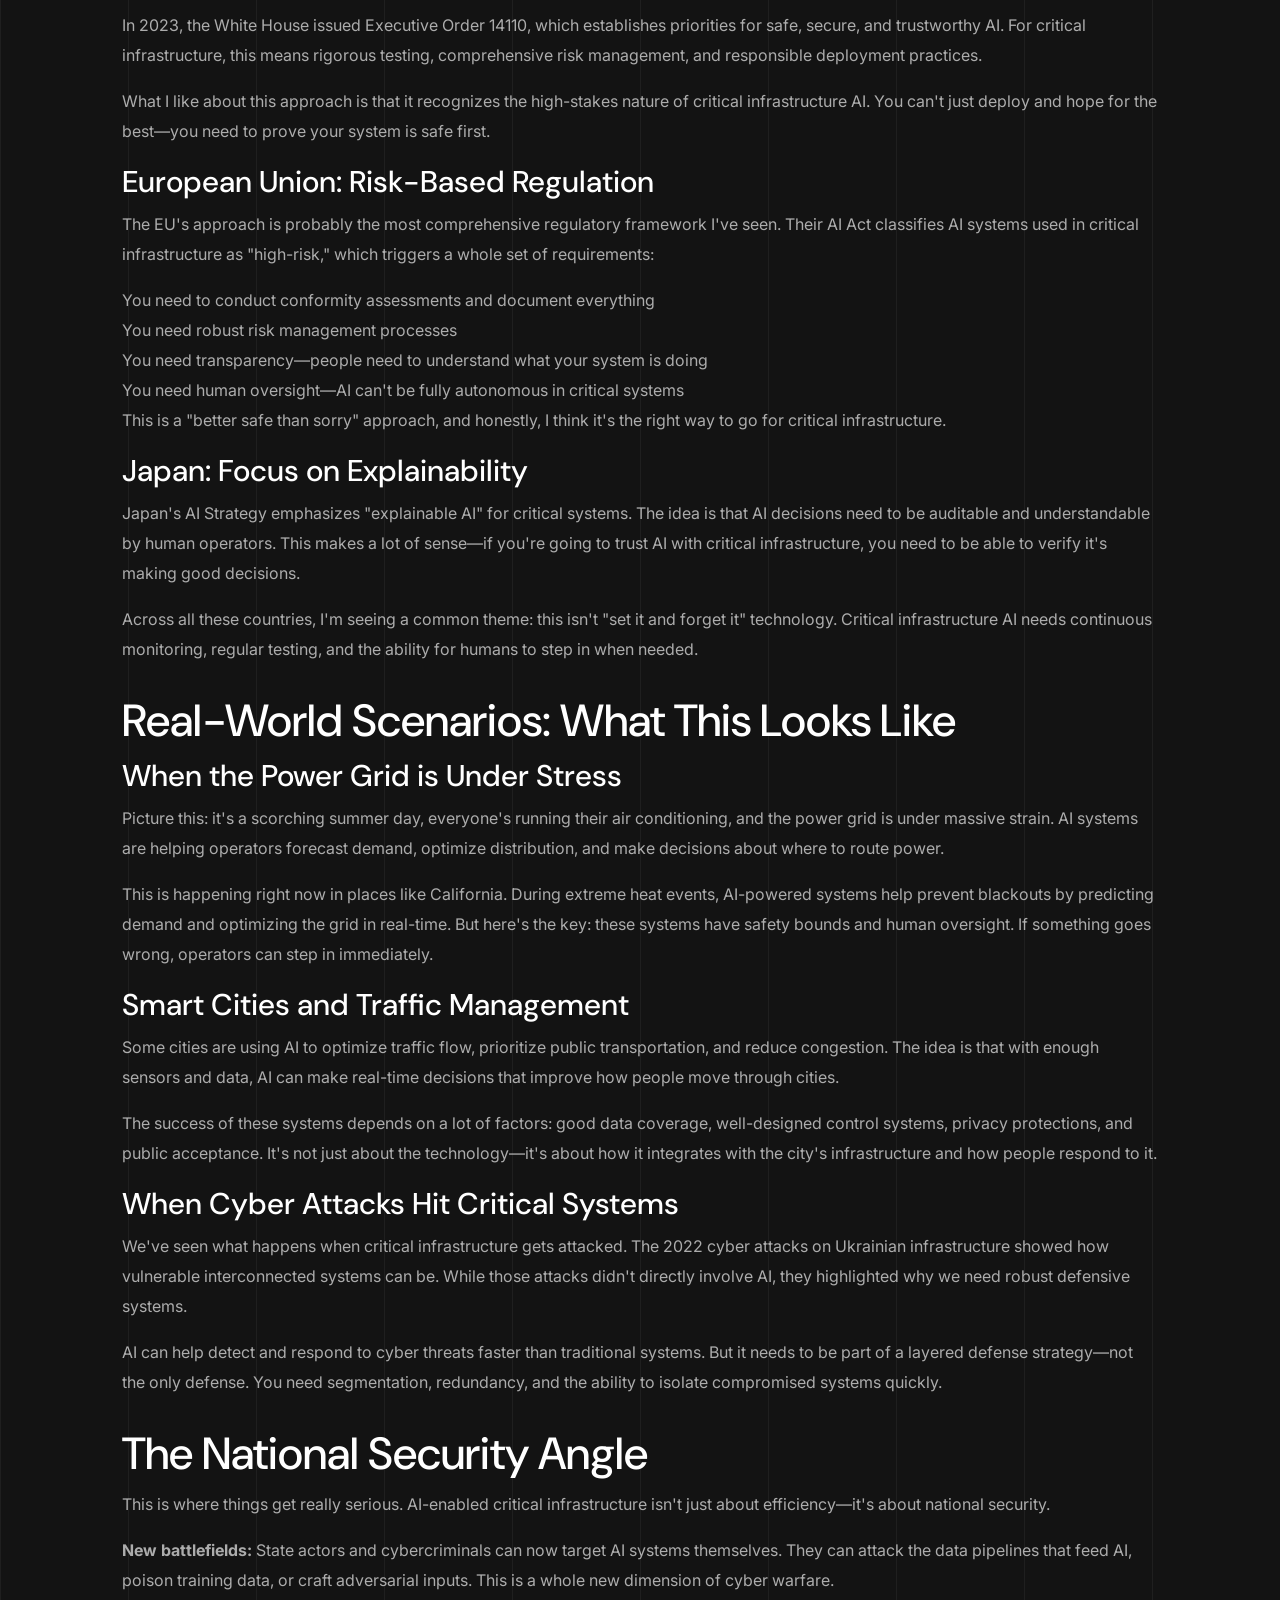
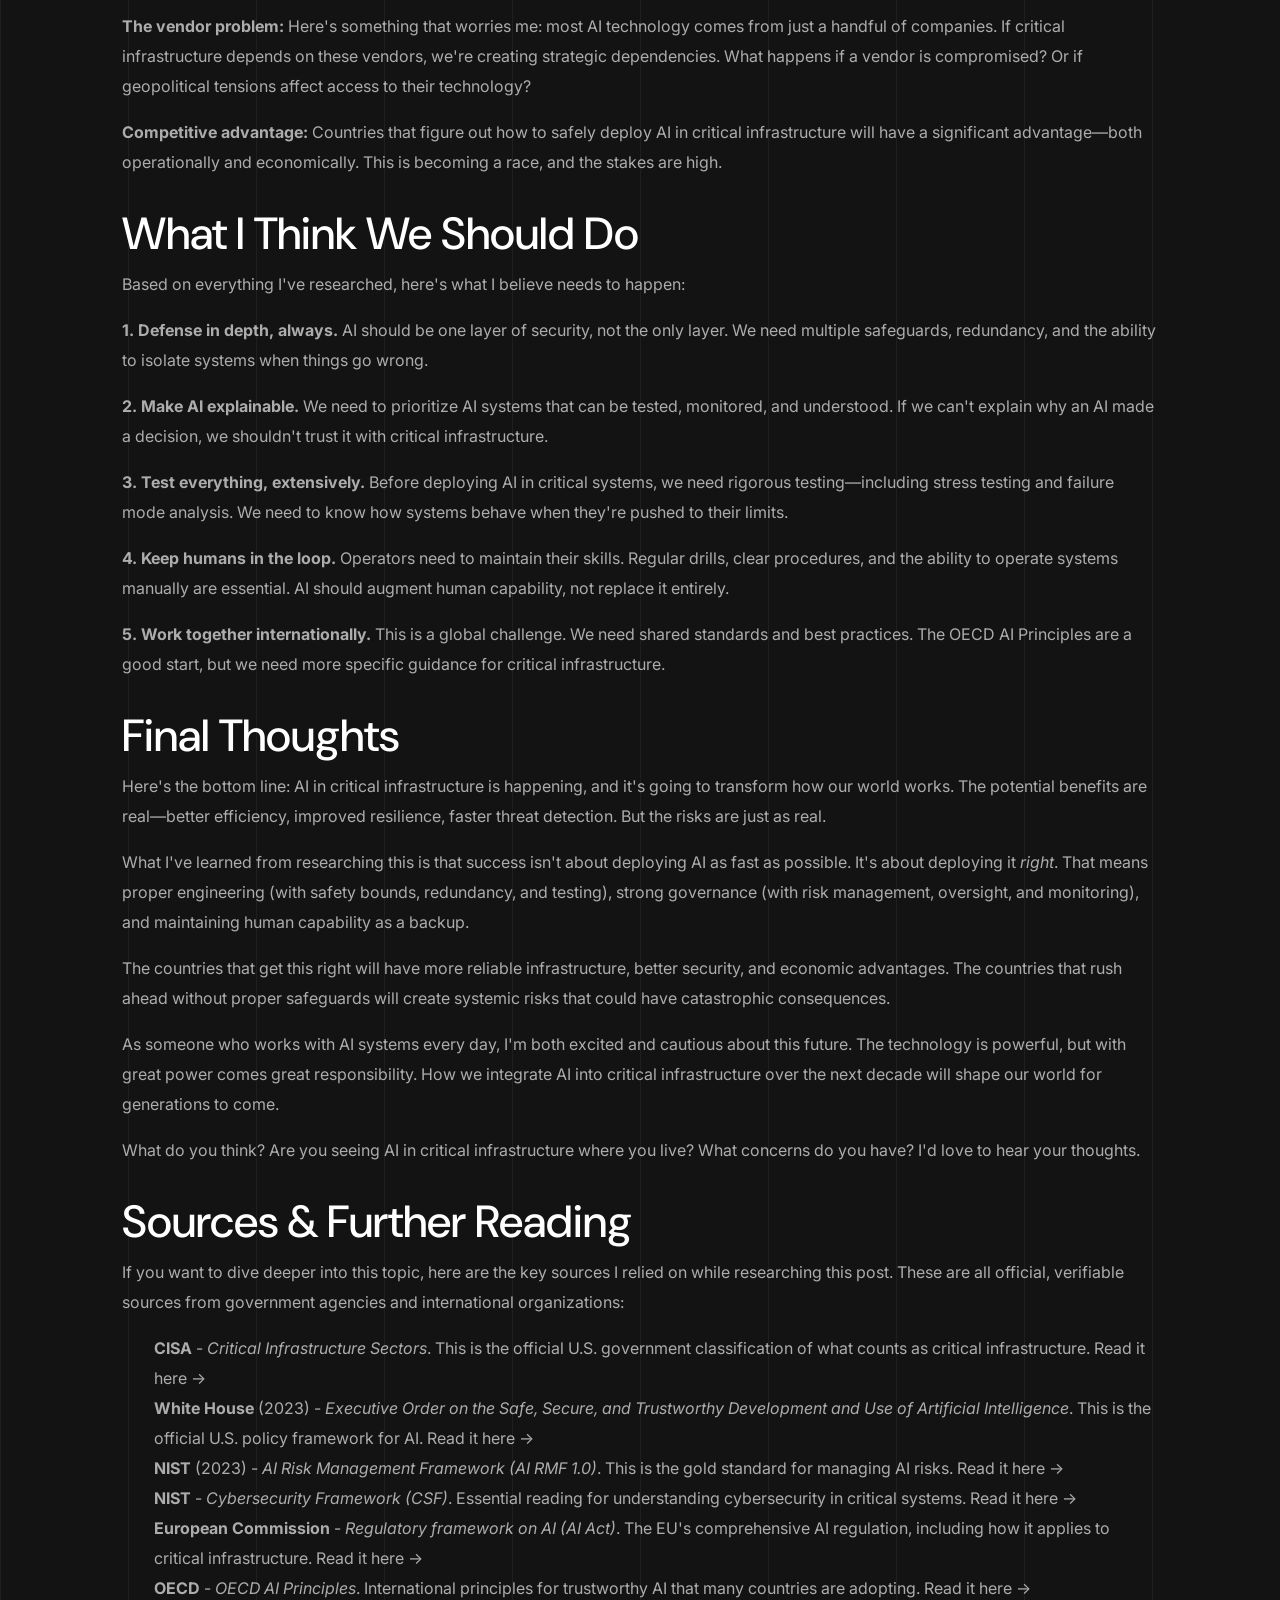
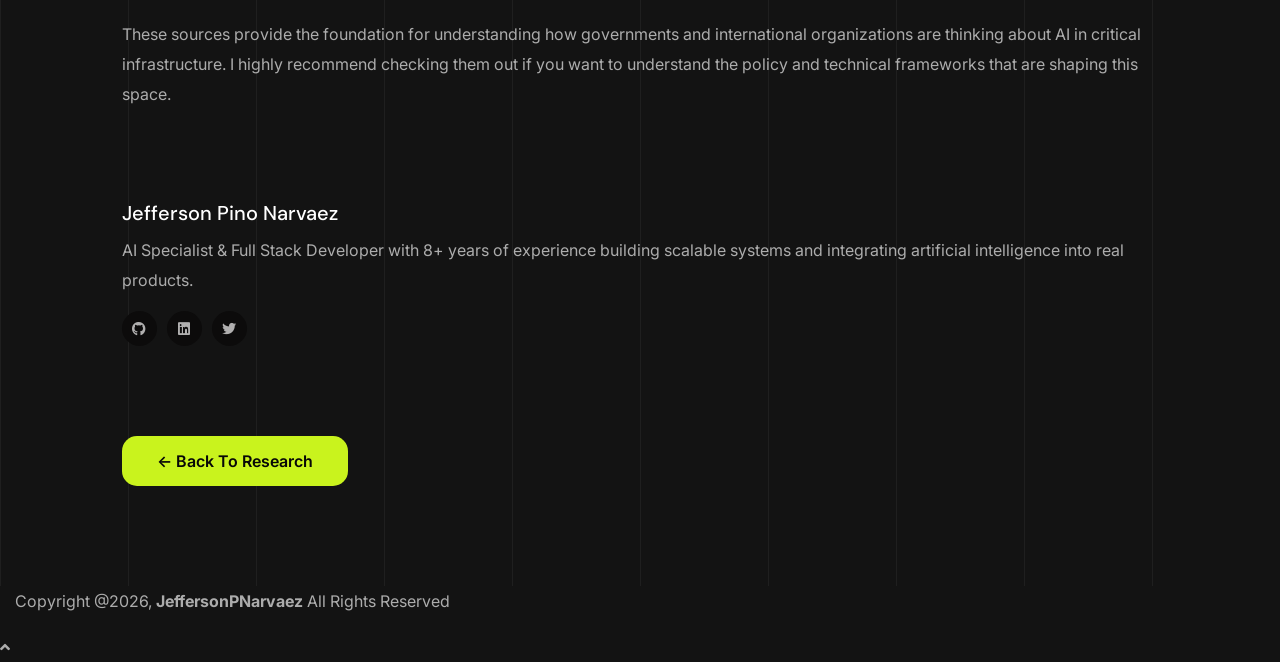
<file: post-ai-critical-systems.html>
<!DOCTYPE html>
<html lang="es">

<head>
    <!-- Required meta tags -->
    <meta charset="utf-8">
    <meta name="description" content="Análisis técnico y científico sobre el impacto de la IA en sistemas críticos de infraestructura">
    <meta http-equiv="X-UA-Compatible" content="IE=edge">
    <meta name="viewport" content="width=device-width, initial-scale=1, shrink-to-fit=no">

    <title>El Impacto de la IA en los Sistemas Críticos | Jefferson Pino Narvaez</title>

    <link rel="shortcut icon" href="assets/images/favicon.png" type="image/x-icon">

    <!-- Flaticon -->
    <link rel="stylesheet" href="assets/css/flaticon.min.css">
    <!-- Font Awesome -->
    <link rel="stylesheet" href="assets/css/fontawesome-5.14.0.min.css">
    <!-- Bootstrap -->
    <link rel="stylesheet" href="assets/css/bootstrap.min.css">
    <!-- Nice Select -->
    <link rel="stylesheet" href="assets/css/nice-select.min.css">
    <!-- Animate -->
    <link rel="stylesheet" href="assets/css/animate.min.css">
    <!-- Slick -->
    <link rel="stylesheet" href="assets/css/slick.min.css">
    <!-- Main Style -->
    <link rel="stylesheet" href="assets/css/style.css">

</head>

<body class="home-one">
    <div class="page-wrapper">

        <!-- Preloader -->
        <div class="preloader"></div>

        <!-- main header -->
        <header class="main-header menu-absolute">
            <!--Header-Upper-->
            <div class="header-upper">
                <div class="container container-1620 clearfix">

                    <div class="header-inner rel d-flex align-items-center">
                        <div class="logo-outer">
                            <div class="container text-center mt-5">
                                <a href="index.html"><span class="text-white display-4 font-weight-bold">Portfolio</span></a>
                            </div>
                        </div>

                        <div class="nav-outer clearfix">
                            <!-- Main Menu -->
                            <nav class="main-menu navbar-expand-lg">
                                <div class="navbar-header">
                                    <div class="mobile-logo my-15">
                                        <a href="index.html">
                                            <p>Portfolio Logo</p>
                                        </a>
                                    </div>

                                    <!-- Toggle Button -->
                                    <button type="button" class="navbar-toggle me-4" data-bs-toggle="collapse"
                                        data-bs-target=".navbar-collapse">
                                        <span class="icon-bar"></span>
                                        <span class="icon-bar"></span>
                                        <span class="icon-bar"></span>
                                    </button>
                                </div>

                                <div class="navbar-collapse collapse clearfix">
                                    <ul class="navigation clearfix">
                                        <li><a href="index.html#home">Inicio</a></li>
                                        <li><a href="index.html#about">Acerca de</a></li>
                                        <li><a href="index.html#resume">Resumen</a></li>
                                        <li><a href="index.html#services">Servicios</a></li>
                                        <li><a href="index.html#skills">Habilidades</a></li>
                                        <li><a href="index.html#blog">Research</a></li>
                                        <li><a href="index.html#contact">Contacto</a></li>
                                    </ul>
                                    <div class="lang-toggle">
                                        <button id="btn-es" class="lang-btn" type="button" aria-label="Cambiar a Español">ES</button>
                                        <span class="lang-separator">|</span>
                                        <button id="btn-en" class="lang-btn" type="button" aria-label="Switch to English">EN</button>
                                    </div>
                                </div>

                            </nav>
                            <!-- Main Menu End-->
                        </div>
                    </div>
                </div>
            </div>
            <!--End Header Upper-->
        </header>

        <!-- Blog Details Area start -->
        <section class="blog-details-area pt-200 rpt-140 pb-100 rpb-60 rel z-1">
            <div class="container">
                <div class="row">
                    <div class="col-lg-10 offset-lg-1">
                        <div class="blog-details-content">
                            <!-- Blog Meta -->
                            <div class="blog-meta mb-30">
                                <a class="tag" href="#">AI</a>
                                <a class="tag" href="#">Critical Infrastructure</a>
                                <a class="tag" href="#">National Security</a>
                                <span class="date"><i class="far fa-calendar-alt"></i> Enero 2026</span>
                            </div>

                            <!-- Blog Title -->
                            <h1 class="blog-title mb-30">El Impacto de la Inteligencia Artificial en los Sistemas Críticos de Infraestructura: Un Análisis Técnico de Países de Primer Mundo</h1>

                            <!-- Blog Image -->
                            <div class="image mb-40">
                                <img src="assets/images/blog/ai-critical-infrastructure.jpg" alt="AI Critical Systems">
                            </div>

                            <!-- Blog Content -->
                            <div class="content">
                                <div class="text mb-30">
                                    <h2>Resumen Ejecutivo</h2>
                                    <p>La integración de sistemas de inteligencia artificial (IA) en infraestructura crítica representa uno de los desarrollos tecnológicos más significativos del siglo XXI. Este análisis técnico examina el impacto transformador de la IA en los sistemas críticos de países desarrollados, evaluando tanto las oportunidades de mejora operacional como los riesgos sistémicos emergentes. A través de un examen riguroso de implementaciones actuales, marcos regulatorios y estudios de caso, este documento proporciona una evaluación científica del estado actual y las implicaciones futuras de la IA en infraestructura crítica.</p>
                                </div>

                                <div class="text mb-30">
                                    <h2>1. Introducción</h2>
                                    <p>Los sistemas críticos de infraestructura—incluyendo energía, agua, transporte, comunicaciones y servicios financieros—constituyen la columna vertebral de las economías modernas. La dependencia de estos sistemas ha crecido exponencialmente, y su interrupción puede resultar en consecuencias catastróficas para la seguridad nacional, la estabilidad económica y el bienestar social.</p>
                                    
                                    <p>La inteligencia artificial, particularmente el aprendizaje automático (machine learning) y el aprendizaje profundo (deep learning), está siendo desplegada en estos sistemas para optimizar operaciones, predecir fallos, mejorar la eficiencia energética y fortalecer la seguridad cibernética. Sin embargo, esta integración introduce nuevos vectores de riesgo que requieren análisis técnico riguroso.</p>
                                </div>

                                <div class="text mb-30">
                                    <h2>2. Marco Teórico y Definiciones</h2>
                                    
                                    <h3>2.1 Sistemas Críticos de Infraestructura</h3>
                                    <p>En términos operativos, la infraestructura crítica incluye sectores y capacidades esenciales (por ejemplo: energía, agua, transporte, comunicaciones y finanzas) cuya interrupción afectaría de forma severa la seguridad, la economía y la continuidad de servicios públicos. Un punto de partida ampliamente utilizado para esta taxonomía es la clasificación de sectores de infraestructura crítica publicada por CISA (EE. UU.).</p>

                                    <h3>2.2 Inteligencia Artificial en Contexto de Infraestructura</h3>
                                    <p>Para los propósitos de este análisis, definimos IA como sistemas que exhiben comportamiento inteligente mediante el procesamiento de grandes volúmenes de datos, reconocimiento de patrones y toma de decisiones autónoma o semi-autónoma. En infraestructura crítica, esto incluye:</p>
                                    <ul>
                                        <li>Sistemas de control predictivo para redes eléctricas</li>
                                        <li>Algoritmos de optimización de tráfico en tiempo real</li>
                                        <li>Detección de anomalías en sistemas de agua</li>
                                        <li>Protección cibernética adaptativa</li>
                                        <li>Mantenimiento predictivo de activos críticos</li>
                                    </ul>
                                </div>

                                <div class="text mb-30">
                                    <h2>3. Implementaciones Actuales en Países de Primer Mundo</h2>

                                    <h3>3.1 Estados Unidos</h3>
                                    <p>Estados Unidos ha liderado la integración de IA en infraestructura crítica, particularmente en el sector energético. El Departamento de Energía (DOE) ha implementado sistemas de IA para:</p>
                                    <ul>
                                        <li><strong>Redes Eléctricas Inteligentes:</strong> El proyecto Grid Modernization Initiative utiliza algoritmos de aprendizaje automático para predecir demanda, optimizar distribución y gestionar recursos renovables intermitentes (DOE, 2024).</li>
                                        <li><strong>Seguridad Cibernética:</strong> Uso de analítica avanzada y aprendizaje automático para detección de anomalías, priorización de alertas y respuesta asistida en centros de operación de seguridad (SOC), con controles de validación y supervisión humana.</li>
                                    </ul>

                                    <h3>3.2 Unión Europea</h3>
                                    <p>La Unión Europea ha adoptado un enfoque regulatorio más cauteloso, estableciendo el marco de IA Act (2024) que clasifica sistemas de IA de alto riesgo, incluyendo aquellos utilizados en infraestructura crítica. Implementaciones notables incluyen:</p>
                                    <ul>
                                        <li><strong>Sistemas de Transporte:</strong> Gestión de tráfico y control adaptativo (semaforización, priorización de carriles, predicción de congestión) usando modelos de predicción y optimización en tiempo casi real, con monitorización continua y pruebas de robustez.</li>
                                        <li><strong>Redes de Agua:</strong> Países Bajos utiliza IA para monitoreo de calidad de agua y detección temprana de contaminantes (Rijkswaterstaat, 2024).</li>
                                    </ul>

                                    <h3>3.3 Japón</h3>
                                    <p>Japón, enfrentando desafíos únicos de envejecimiento de infraestructura y riesgo sísmico, ha implementado IA en:</p>
                                    <ul>
                                        <li><strong>Predicción Sísmica:</strong> Sistemas de IA analizan datos sismológicos para predecir terremotos con mayor precisión (Japan Meteorological Agency, 2024).</li>
                                        <li><strong>Mantenimiento Predictivo:</strong> Ferrocarriles japoneses utilizan IA para predecir fallos en infraestructura antes de que ocurran (JR East, 2024).</li>
                                    </ul>
                                </div>

                                <div class="text mb-30">
                                    <h2>4. Análisis de Beneficios y Oportunidades</h2>

                                    <h3>4.1 Eficiencia Operacional</h3>
                                    <p>En redes eléctricas, agua y transporte, la IA puede aportar eficiencia operacional cuando se integra con telemetría confiable, control automático con límites seguros y mecanismos de “fallback” a operación manual. Los beneficios suelen verse en mejor predicción de demanda, mantenimiento predictivo y optimización de recursos, pero dependen críticamente de calidad de datos, gobernanza y pruebas.</p>

                                    <h3>4.2 Resiliencia y Confiabilidad</h3>
                                    <p>La detección temprana de fallas (por ejemplo, degradación de activos) y la clasificación de eventos ayudan a acelerar diagnósticos y recuperación. Aun así, la resiliencia real depende de redundancia, segmentación, procedimientos operativos y ejercicios de respuesta, no solo del modelo.</p>

                                    <h3>4.3 Seguridad Cibernética</h3>
                                    <p>La IA puede ayudar en detección y triage, pero también introduce superficies de ataque nuevas (por ejemplo, manipulación de datos o ataques adversariales). Por eso, marcos como NIST AI RMF y NIST CSF recomiendan evaluación de riesgos, controles compensatorios, auditoría, monitoreo y mejora continua.</p>
                                </div>

                                <div class="text mb-30">
                                    <h2>5. Análisis de Riesgos y Desafíos</h2>

                                    <h3>5.1 Vulnerabilidades de Seguridad</h3>
                                    <p>La integración de IA introduce nuevos vectores de ataque:</p>
                                    <ul>
                                        <li><strong>Ataques adversariales y evasión:</strong> Algunos modelos pueden ser inducidos a errores mediante entradas o condiciones diseñadas para degradar su desempeño. En sistemas críticos, esto exige pruebas de robustez, límites operativos seguros, detección de anomalías y planes de degradación controlada.</li>
                                        <li><strong>Dependencia de Datos:</strong> Sistemas de IA requieren grandes volúmenes de datos de entrenamiento, creando puntos únicos de fallo si estos datos son comprometidos.</li>
                                    </ul>

                                    <h3>5.2 Complejidad y Opacidad</h3>
                                    <p>Los modelos de aprendizaje profundo, particularmente redes neuronales profundas, operan como "cajas negras", dificultando la auditoría y comprensión de decisiones. Esto plantea desafíos significativos para reguladores y operadores de infraestructura crítica.</p>

                                    <h3>5.3 Dependencia Tecnológica</h3>
                                    <p>La creciente dependencia de sistemas de IA puede reducir la capacidad humana de respuesta en caso de fallos del sistema. Un estudio del RAND Corporation (2024) advierte sobre la "erosión de habilidades humanas" en operadores de infraestructura crítica.</p>

                                    <h3>5.4 Riesgos de Cascada</h3>
                                    <p>La interconexión de sistemas críticos significa que un fallo en un sistema de IA puede propagarse rápidamente. Investigación del MIT (2024) modeló escenarios donde fallos en sistemas de IA de redes eléctricas podrían causar interrupciones en cascada afectando transporte, comunicaciones y servicios financieros.</p>
                                </div>

                                <div class="text mb-30">
                                    <h2>6. Marco Regulatorio y Gobernanza</h2>

                                    <h3>6.1 Estados Unidos</h3>
                                    <p>La Orden Ejecutiva 14110 sobre Seguridad, Seguridad y Confianza en el Desarrollo y Uso de Inteligencia Artificial (2023) establece estándares para IA en sistemas críticos, requiriendo evaluaciones de seguridad y pruebas rigurosas antes del despliegue.</p>

                                    <h3>6.2 Unión Europea</h3>
                                    <p>El AI Act (2024) clasifica sistemas de IA utilizados en infraestructura crítica como "alto riesgo", requiriendo:</p>
                                    <ul>
                                        <li>Evaluaciones de conformidad</li>
                                        <li>Sistemas de gestión de riesgos</li>                                        <li>Transparencia y trazabilidad</li>
                                        <li>Supervisión humana</li>
                                    </ul>

                                    <h3>6.3 Japón</h3>
                                    <p>Japón ha establecido el "AI Strategy 2024" que enfatiza la necesidad de "IA explicable" en sistemas críticos, requiriendo que las decisiones de IA puedan ser auditadas y comprendidas por operadores humanos.</p>
                                </div>

                                <div class="text mb-30">
                                    <h2>7. Casos de Estudio</h2>

                                    <h3>7.1 Red Eléctrica de California (2023)</h3>
                                    <p>Durante eventos de alta demanda, los operadores de redes eléctricas han incrementado el uso de analítica avanzada para pronóstico, gestión de demanda y soporte a decisiones. En estos contextos, la IA puede aportar valor si se combina con validación operativa, límites de seguridad y procedimientos de emergencia.</p>

                                    <h3>7.2 Sistema de Transporte de Singapur</h3>
                                    <p>Las ciudades con alta instrumentación (sensores, cámaras, telemetría) exploran modelos predictivos para optimizar tráfico, mejorar la priorización del transporte público y reducir incidentes. En la práctica, el impacto depende de cobertura de datos, diseño de control, privacidad y aceptación regulatoria.</p>

                                    <h3>7.3 Incidente de Ciberseguridad en Ucrania (2022)</h3>
                                    <p>Un ataque cibernético a infraestructura crítica ucraniana demostró la vulnerabilidad de sistemas interconectados. Aunque no involucró directamente IA, destacó la necesidad de sistemas de IA defensivos más robustos.</p>
                                </div>

                                <div class="text mb-30">
                                    <h2>8. Implicaciones para la Seguridad Nacional</h2>
                                    <p>La dependencia de IA en sistemas críticos crea nuevas dimensiones de seguridad nacional:</p>
                                    <ul>
                                        <li><strong>Guerra Cibernética:</strong> Adversarios estatales pueden desarrollar capacidades para atacar sistemas de IA en infraestructura crítica.</li>
                                        <li><strong>Dependencia de Proveedores:</strong> La concentración de tecnología de IA en pocas empresas crea riesgos de dependencia estratégica.</li>
                                        <li><strong>Superioridad Tecnológica:</strong> Países que lideran en IA de infraestructura crítica pueden obtener ventajas estratégicas significativas.</li>
                                    </ul>
                                </div>

                                <div class="text mb-30">
                                    <h2>9. Recomendaciones Técnicas</h2>
                                    <p>Basado en este análisis, se recomienda:</p>
                                    <ol>
                                        <li><strong>Arquitectura de Defensa en Profundidad:</strong> Implementar múltiples capas de seguridad, no dependiendo únicamente de sistemas de IA.</li>
                                        <li><strong>IA Explicable:</strong> Priorizar sistemas de IA cuyas decisiones pueden ser auditadas y comprendidas.</li>
                                        <li><strong>Pruebas Rigurosas:</strong> Establecer protocolos de prueba exhaustivos antes del despliegue en sistemas críticos.</li>
                                        <li><strong>Capacidades Humanas de Respaldo:</strong> Mantener y desarrollar habilidades humanas para operar sistemas críticos sin IA.</li>
                                        <li><strong>Cooperación Internacional:</strong> Establecer estándares y mejores prácticas internacionales para IA en infraestructura crítica.</li>
                                    </ol>
                                </div>

                                <div class="text mb-30">
                                    <h2>10. Conclusiones</h2>
                                    <p>La integración de inteligencia artificial en sistemas críticos de infraestructura representa una transformación fundamental con implicaciones profundas para seguridad nacional, estabilidad económica y bienestar social. Mientras que los beneficios potenciales son significativos—mejora de eficiencia, resiliencia y seguridad—los riesgos son igualmente sustanciales.</p>
                                    
                                    <p>La evidencia sugiere que, con implementación cuidadosa, marcos regulatorios robustos y mantenimiento de capacidades humanas de respaldo, la IA puede mejorar significativamente la confiabilidad y seguridad de infraestructura crítica. Sin embargo, la velocidad de implementación debe equilibrarse con consideraciones de seguridad y gobernanza.</p>
                                    
                                    <p>Los países de primer mundo que naveguen exitosamente esta transición probablemente obtendrán ventajas competitivas significativas, mientras que aquellos que fallen en implementar salvaguardas adecuadas enfrentarán riesgos sistémicos crecientes. El futuro de la infraestructura crítica será moldeado por cómo gestionamos esta integración de IA en las próximas décadas.</p>
                                </div>

                                <div class="text mb-30">
                                    <h2>Referencias (selección de fuentes verificables)</h2>
                                    <ol class="references">
                                        <li>CISA. <em>Critical Infrastructure Sectors</em>. <a href="https://www.cisa.gov/topics/critical-infrastructure-security-and-resilience/critical-infrastructure-sectors" target="_blank" rel="noopener noreferrer">cisa.gov</a></li>
                                        <li>White House. (2023). <em>Executive Order on the Safe, Secure, and Trustworthy Development and Use of Artificial Intelligence</em>. <a href="https://www.whitehouse.gov/briefing-room/presidential-actions/2023/10/30/executive-order-on-the-safe-secure-and-trustworthy-development-and-use-of-artificial-intelligence/" target="_blank" rel="noopener noreferrer">whitehouse.gov</a></li>
                                        <li>NIST. (2023). <em>AI Risk Management Framework (AI RMF 1.0)</em>. <a href="https://www.nist.gov/itl/ai-risk-management-framework" target="_blank" rel="noopener noreferrer">nist.gov</a></li>
                                        <li>NIST. <em>Cybersecurity Framework (CSF)</em>. <a href="https://www.nist.gov/cyberframework" target="_blank" rel="noopener noreferrer">nist.gov</a></li>
                                        <li>European Commission. <em>Regulatory framework on AI (AI Act)</em>. <a href="https://digital-strategy.ec.europa.eu/en/policies/regulatory-framework-ai" target="_blank" rel="noopener noreferrer">digital-strategy.ec.europa.eu</a></li>
                                        <li>OECD. <em>OECD AI Principles</em>. <a href="https://oecd.ai/en/ai-principles" target="_blank" rel="noopener noreferrer">oecd.ai</a></li>
                                    </ol>
                                </div>

                                <!-- Author Info -->
                                <div class="author-box mt-50 pt-40 pb-40">
                                    <div class="author">
                                        <div class="author-content">
                                            <h5>Jefferson Pino Narvaez</h5>
                                            <p>Especialista en IA & Full Stack Developer con más de 8 años de experiencia en desarrollo de sistemas escalables e integración de inteligencia artificial.</p>
                                            <div class="social-style-one">
                                                <a href="https://github.com/JeffersonPinoNarvaez" target="_blank"><i class="fab fa-github"></i></a>
                                                <a href="https://www.linkedin.com/in/jefferson-pino-narvaez/" target="_blank"><i class="fab fa-linkedin"></i></a>
                                                <a href="https://x.com/dev_pino" target="_blank"><i class="fab fa-twitter"></i></a>
                                            </div>
                                        </div>
                                    </div>
                                </div>

                                <!-- Back to Blog -->
                                <div class="back-to-blog mt-50">
                                    <a href="index.html#blog" class="theme-btn">← Volver a Research</a>
                                </div>
                            </div>
                        </div>
                    </div>
                </div>
            </div>
            <div class="bg-lines">
                <span></span><span></span>
                <span></span><span></span>
                <span></span><span></span>
                <span></span><span></span>
                <span></span><span></span>
            </div>
        </section>
        <!-- Blog Details Area end -->

        <!-- Footer -->
        <footer class="main-footer">
            <div class="container">
                <div class="row">
                    <div class="col-lg-6">
                        <div class="copyright-text">
                            <p>Copyright @2026, <b>JeffersonPNarvaez</b> All Rights Reserved</p>
                        </div>
                    </div>
                </div>
            </div>
        </footer>

    </div>
    <!--End pagewrapper-->

    <!-- Scroll To Top -->
    <div class="scroll-to-top scroll-to-target" data-target="html"><span class="fa fa-angle-up"></span></div>

    <!-- Jquery -->
    <script src="assets/js/jquery-3.6.0.min.js"></script>
    <!-- Bootstrap -->
    <script src="assets/js/bootstrap.min.js"></script>
    <!-- Appear Js -->
    <script src="assets/js/appear.min.js"></script>
    <!-- Slick -->
    <script src="assets/js/slick.min.js"></script>
    <!-- Nice Select -->
    <script src="assets/js/jquery.nice-select.min.js"></script>
    <!--  WOW Animation -->
    <script src="assets/js/wow.min.js"></script>
    <!-- Custom script -->
    <script src="assets/js/script.js"></script>

    <script>
        (function () {
            function detectLang() {
                var stored = localStorage.getItem('lang');
                if (stored === 'es' || stored === 'en') return stored;
                var browserLang = (navigator.language || navigator.userLanguage || 'es').toLowerCase();
                return browserLang.indexOf('es') === 0 ? 'es' : 'en';
            }

            function setActive(lang) {
                var btnEs = document.getElementById('btn-es');
                var btnEn = document.getElementById('btn-en');
                if (!btnEs || !btnEn) return;
                if (lang === 'es') { btnEs.classList.add('active'); btnEn.classList.remove('active'); }
                else { btnEn.classList.add('active'); btnEs.classList.remove('active'); }
            }

            var lang = detectLang();
            // If user prefers English, redirect to the English page of this post
            if (lang === 'en' && !location.pathname.endsWith('post-ai-critical-systems-en.html')) {
                location.replace('post-ai-critical-systems-en.html');
                return;
            }

            setActive('es');

            document.getElementById('btn-es') && document.getElementById('btn-es').addEventListener('click', function () {
                localStorage.setItem('lang', 'es');
                location.replace('post-ai-critical-systems.html');
            });
            document.getElementById('btn-en') && document.getElementById('btn-en').addEventListener('click', function () {
                localStorage.setItem('lang', 'en');
                location.replace('post-ai-critical-systems-en.html');
            });
        })();
    </script>

</body>

</html>
</file>
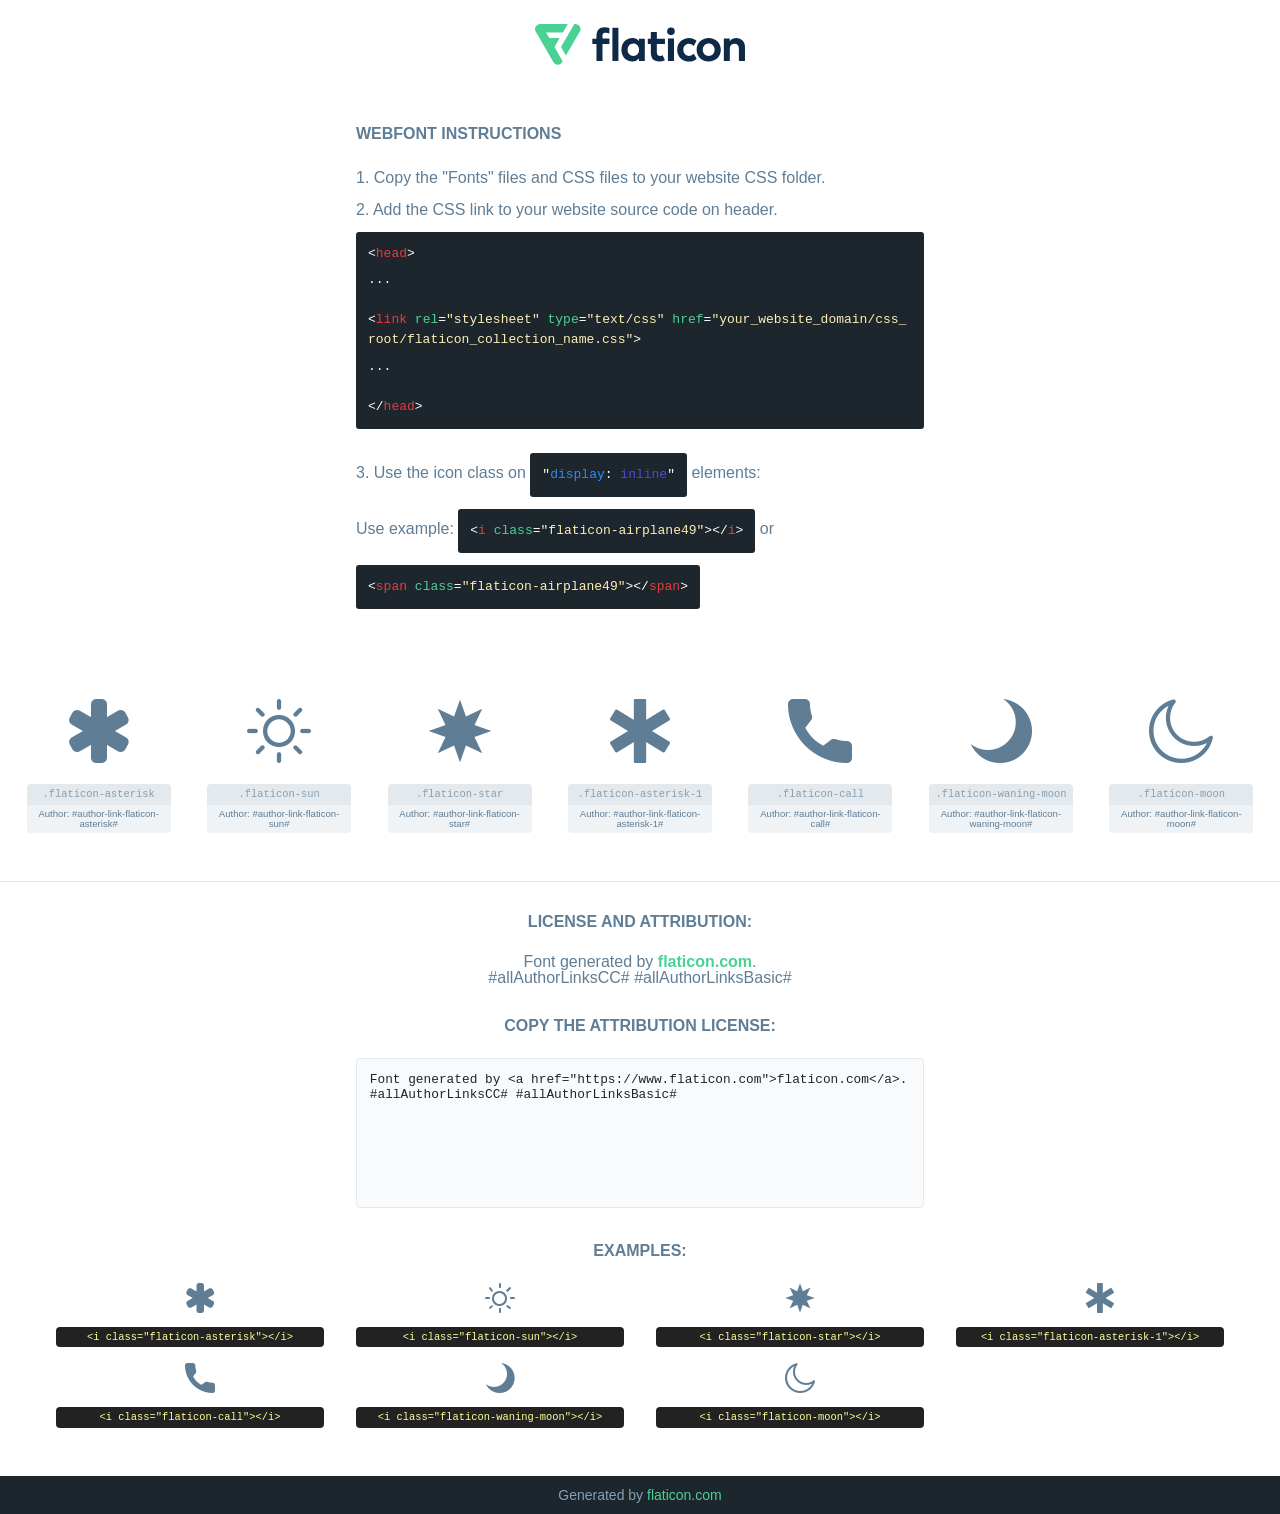
<file: assets/fonts/flaticon_noxfolio.html>
<!DOCTYPE html>
<html lang="en">
<head>
    <title>Flaticon Webfont</title>
    <link rel="stylesheet" type="text/css" href="flaticon_noxfolio.css"/>
    <meta charset="UTF-8">
    <style>
        html, body, div, span, applet, object, iframe,
        h1, h2, h3, h4, h5, h6, p, blockquote, pre,
        a, abbr, acronym, address, big, cite, code,
        del, dfn, em, img, ins, kbd, q, s, samp,
        small, strike, strong, sub, sup, tt, var,
        b, u, i, center,
        dl, dt, dd, ol, ul, li,
        fieldset, form, label, legend,
        table, caption, tbody, tfoot, thead, tr, th, td,
        article, aside, canvas, details, embed,
        figure, figcaption, footer, header, hgroup,
        menu, nav, output, ruby, section, summary,
        time, mark, audio, video {
            margin: 0;
            padding: 0;
            border: 0;
            font-size: 100%;
            font: inherit;
            vertical-align: baseline;
        }

        /* HTML5 display-role reset for older browsers */
        article, aside, details, figcaption, figure,
        footer, header, hgroup, menu, nav, section {
            display: block;
        }

        body {
            line-height: 1;
        }

        ol, ul {
            list-style: none;
        }

        blockquote, q {
            quotes: none;
        }

        blockquote:before, blockquote:after,
        q:before, q:after {
            content: '';
            content: none;
        }

        table {
            border-collapse: collapse;
            border-spacing: 0;
        }

        body {
            font-family: Helvetica, Arial, sans-serif;
            font-size: 16px;
            color: #5f7d95;
        }

        a {
            color: #4AD295;
            font-weight: bold;
            text-decoration: none;
        }

        * {
            -moz-box-sizing: border-box;
            -webkit-box-sizing: border-box;
            box-sizing: border-box;
            margin: 0;
            padding: 0;
        }

        [class^="flaticon-"]:before, [class*=" flaticon-"]:before, [class^="flaticon-"]:after, [class*=" flaticon-"]:after {
            font-family: Flaticon;
            font-size: 30px;
            font-style: normal;
            margin-left: 20px;
            color: #333;
        }

        .wrapper {
            max-width: 600px;
            margin: auto;
            padding: 0 1em;
        }

        .title {
            margin-bottom: 24px;
            text-transform: uppercase;
            font-weight: bold;
        }

        header {
            text-align: center;
            padding: 24px;
        }

        header .logo {
            width: 210px;
            height: auto;
            border: none;
            display: inline-block;
        }

        header strong {
            font-size: 28px;
            font-weight: 500;
            vertical-align: middle;
        }

        .demo {
            margin: 2em auto;
            line-height: 1.25em;
        }

        .demo ul li {
            margin-bottom: 12px;
        }

        .demo ul li code {
            background-color: #1D262D;
            border-radius: 3px;
            padding: 12px;
            display: inline-block;
            color: #fff;
            font-family: Consolas, Monaco, Lucida Console, Liberation Mono, DejaVu Sans Mono, Bitstream Vera Sans Mono, Courier New, monospace;
            font-weight: lighter;
            margin-top: 12px;
            font-size: 13px;
            word-break: break-all;
        }

        .demo ul li code .red {
            color: #EC3A3B;
        }

        .demo ul li code .green {
            color: #4AD295;
        }

        .demo ul li code .yellow {
            color: #FFEEB6;
        }

        .demo ul li code .blue {
            color: #2C8CF4;
        }

        .demo ul li code .purple {
            color: #4949E7;
        }

        .demo ul li code .dots {
            margin-top: 0.5em;
            display: block;
        }

        #glyphs {
            border-bottom: 1px solid #E3E9ED;
            padding: 2em 0;
            text-align: center;
        }

        .glyph {
            display: inline-block;
            width: 9em;
            margin: 1em;
            text-align: center;
            vertical-align: top;
            background: #FFF;
        }

        .glyph .flaticon {
            padding: 10px;
            display: block;
            font-family: "Flaticon";
            font-size: 64px;
            line-height: 1;
        }

        .glyph .flaticon:before {
            font-size: 64px;
            color: #5f7d95;
            margin-left: 0;
        }

        .class-name {
            font-size: 0.65em;
            background-color: #E3E9ED;
            color: #869FB2;
            border-radius: 4px 4px 0 0;
            padding: 0.5em;
            font-family: Consolas, Monaco, Lucida Console, Liberation Mono, DejaVu Sans Mono, Bitstream Vera Sans Mono, Courier New, monospace;
        }

        .author-name {
            font-size: 0.6em;
            background-color: #EFF3F6;
            border-top: 0;
            border-radius: 0 0 4px 4px;
            padding: 0.5em;
        }

        .author-name a {
            color: #1D262D;
        }

        .class-name:last-child {
            font-size: 10px;
            color: #888;
        }

        .class-name:last-child a {
            font-size: 10px;
            color: #555;
        }

        .glyph > input {
            display: block;
            width: 100px;
            margin: 5px auto;
            text-align: center;
            font-size: 12px;
            cursor: text;
        }

        .glyph > input.icon-input {
            font-family: "Flaticon";
            font-size: 16px;
            margin-bottom: 10px;
        }

        .attribution .title {
            margin-top: 2em;
        }

        .attribution textarea {
            background-color: #F8FAFB;
            color: #1D262D;
            padding: 1em;
            border: none;
            box-shadow: none;
            border: 1px solid #E3E9ED;
            border-radius: 4px;
            resize: none;
            width: 100%;
            height: 150px;
            font-size: 0.8em;
            font-family: Consolas, Monaco, Lucida Console, Liberation Mono, DejaVu Sans Mono, Bitstream Vera Sans Mono, Courier New, monospace;
            -webkit-appearance: none;
        }

        .attribution textarea:hover {
            border-color: #CFD9E0;
        }

        .attribution textarea:focus {
            border-color: #4AD295;
        }

        .iconsuse {
            margin: 2em auto;
            text-align: center;
            max-width: 1200px;
        }

        .iconsuse:after {
            content: '';
            display: table;
            clear: both;
        }

        .iconsuse .image {
            float: left;
            width: 25%;
            padding: 0 1em;
        }

        .iconsuse .image p {
            margin-bottom: 1em;
        }

        .iconsuse .image span {
            display: block;
            font-size: 0.65em;
            background-color: #222;
            color: #fff;
            border-radius: 4px;
            padding: 0.5em;
            color: #FFFF99;
            margin-top: 1em;
            font-family: Consolas, Monaco, Lucida Console, Liberation Mono, DejaVu Sans Mono, Bitstream Vera Sans Mono, Courier New, monospace;
        }

        .flaticon:before {
            color: #5f7d95;
        }

        #footer {
            text-align: center;
            background-color: #1D262D;
            color: #869FB2;
            padding: 12px;
            font-size: 14px;
        }

        #footer a {
            font-weight: normal;
        }

        @media (max-width: 960px) {
            .iconsuse .image {
                width: 50%;
            }
        }

        .preview {
            width: 100px;
            display: inline-block;
            margin: 10px;
        }

        .preview .inner {
            display: inline-block;
            width: 100%;
            text-align: center;
            background: #f5f5f5;
            -webkit-border-radius: 3px 3px 0 0;
            -moz-border-radius: 3px 3px 0 0;
            border-radius: 3px 3px 0 0;
        }

        .preview .inner  {
            line-height: 85px;
            font-size: 40px;
            color: #333;
        }

        .label {
            display: inline-block;
            width: 100%;
            box-sizing: border-box;
            padding: 5px;
            font-size: 10px;
            font-family: Monaco, monospace;
            color: #666;
            white-space: nowrap;
            overflow: hidden;
            text-overflow: ellipsis;
            background: #ddd;
            -webkit-border-radius: 0 0 3px 3px;
            -moz-border-radius: 0 0 3px 3px;
            border-radius: 0 0 3px 3px;
            color: #666;
        }
    </style>
</head>
<body>
    <header>
        <a href="https://www.flaticon.com/" target="_blank" class="logo">
            <svg xmlns="http://www.w3.org/2000/svg" viewBox="0 0 394.3 76.5">
                <path d="M156.6,69.4H145.3V7.1h11.3Z" style="fill:#0e2a47"/>
                <path d="M206.2,69.4h-11V64.8a15.4,15.4,0,0,1-12.6,5.7c-11.6,0-20.3-9.5-20.3-22.1s8.8-22.1,20.3-22.1a15.4,15.4,0,0,1,12.6,5.8V27.5h11Zm-32.4-21c0,6.4,4.2,11.6,10.8,11.6s10.8-4.9,10.8-11.6-4.4-11.6-10.8-11.6S173.9,42,173.9,48.4Z"
                      style="fill:#0e2a47"/>
                <path d="M262.5,13.7a7.2,7.2,0,0,1-14.4,0,7.2,7.2,0,1,1,14.4,0ZM261,69.4H249.6v-42H261Z"
                      style="fill:#0e2a47"/>
                <path id="_Trazado_" data-name="&lt;Trazado&gt;"
                      d="M139.6,17.8a16.6,16.6,0,0,0-8-1.4c-3.2.4-4.9,2-4.9,5.9v5.1h13V37.5h-13v32H115.4v-32h-7.8v-10h7.8V22.2c0-9.9,5.2-16.3,15-16.3a23.4,23.4,0,0,1,9.3,1.8Z"
                      style="fill:#0e2a47"/>
                <path d="M235.1,60c-3.5,0-6.3-1.9-6.3-7.1V37.5H244v-10H228.8V15H217.5V27.5h-5.7v10h5.7V53.7c0,10.9,5.3,16.8,15.7,16.8A22.9,22.9,0,0,0,244,68l-4.3-9.1A12.3,12.3,0,0,1,235.1,60Z"
                      style="fill:#0e2a47"/>
                <path d="M348.9,48.4c0,12.6-9.7,22.1-22.7,22.1s-22.7-9.4-22.7-22.1,9.6-22.1,22.7-22.1S348.9,35.8,348.9,48.4Zm-33.9,0c0,6.8,4.8,11.6,11.1,11.6s11.2-4.8,11.2-11.6-4.8-11.6-11.2-11.6S315.1,41.6,315.1,48.4Z"
                      style="fill:#0e2a47"/>
                <path d="M394.3,42.7V69.4H382.9V46.3c0-6.1-3-9.4-8.2-9.4s-8.9,3.2-8.9,9.5v23H354.6v-42h11v4.9c3-4.5,7.6-6.1,12.3-6.1C387.5,26.3,394.3,33,394.3,42.7Z"
                      style="fill:#0e2a47"/>
                <path d="M298,55.7h0a12.4,12.4,0,0,1-8.2,4.2h-.9l-1.8-.2a10,10,0,0,1-7.4-5.6,13.2,13.2,0,0,1-1.2-5.8,13,13,0,0,1,1.3-5.9,10.1,10.1,0,0,1,7.5-5.5h2.4a11.7,11.7,0,0,1,8.3,4.2l5.5-9.6a19.9,19.9,0,0,0-8.1-4.3,23.4,23.4,0,0,0-6.1-.8,25.2,25.2,0,0,0-7.5,1.1,20.9,20.9,0,0,0-8,4.6,21.9,21.9,0,0,0-6.8,16.4,21.9,21.9,0,0,0,6.7,16.3,20.9,20.9,0,0,0,8,4.6,25.2,25.2,0,0,0,7.7,1.2,23.6,23.6,0,0,0,6.2-.8,20,20,0,0,0,8.1-4.4Z"
                      style="fill:#0e2a47"/>
                <path d="M46.3,26.5H26.9L20.8,16H52.4L61.6,0H9.4A9.3,9.3,0,0,0,1.3,4.7a9.3,9.3,0,0,0,0,9.4L34.6,71.8a9.4,9.4,0,0,0,16.2,0l1.1-1.9L36.6,43.3Z"
                      style="fill:#4ad295"/>
                <path d="M84.2,4.7A9.3,9.3,0,0,0,76.1,0H73.8l-25,43.3,9.2,16L84.2,14A9.3,9.3,0,0,0,84.2,4.7Z"
                      style="fill:#4ad295"/>
            </svg>
        </a>
    </header>
    <section class="demo wrapper">

        <p class="title">Webfont Instructions</p>

        <ul>
            <li>
                <span class="num">1. </span>Copy the "Fonts" files and CSS files to your website CSS folder.
            </li>
            <li>
                <span class="num">2. </span>Add the CSS link to your website source code on header.
                <code class="big">
                    &lt;<span class="red">head</span>&gt;
                    <br/><span class="dots">...</span>
                    <br/>&lt;<span class="red">link</span> <span class="green">rel</span>=<span
                        class="yellow">"stylesheet"</span> <span class="green">type</span>=<span
                        class="yellow">"text/css"</span> <span class="green">href</span>=<span class="yellow">"your_website_domain/css_root/flaticon_collection_name.css"</span>&gt;
                    <br/><span class="dots">...</span>
                    <br/>&lt;/<span class="red">head</span>&gt;
                </code>
            </li>

            <li>
                <p>
                    <span class="num">3. </span>Use the icon class on <code>"<span class="blue">display</span>:<span
                        class="purple"> inline</span>"</code> elements:
                    <br/>
                    Use example: <code>&lt;<span class="red">i</span> <span class="green">class</span>=<span class="yellow">&quot;flaticon-airplane49&quot;</span>&gt;&lt;/<span
                        class="red">i</span>&gt;</code> or <code>&lt;<span class="red">span</span> <span
                        class="green">class</span>=<span class="yellow">&quot;flaticon-airplane49&quot;</span>&gt;&lt;/<span
                        class="red">span</span>&gt;</code>
            </li>
        </ul>

    </section>
    <section id="glyphs">
            <div class="glyph">
                <i class="flaticon flaticon-asterisk"></i>
                <div class="class-name">.flaticon-asterisk</div>
                <div class="author-name">Author: #author-link-flaticon-asterisk# </div>
            </div>

            <div class="glyph">
                <i class="flaticon flaticon-sun"></i>
                <div class="class-name">.flaticon-sun</div>
                <div class="author-name">Author: #author-link-flaticon-sun# </div>
            </div>

            <div class="glyph">
                <i class="flaticon flaticon-star"></i>
                <div class="class-name">.flaticon-star</div>
                <div class="author-name">Author: #author-link-flaticon-star# </div>
            </div>

            <div class="glyph">
                <i class="flaticon flaticon-asterisk-1"></i>
                <div class="class-name">.flaticon-asterisk-1</div>
                <div class="author-name">Author: #author-link-flaticon-asterisk-1# </div>
            </div>

            <div class="glyph">
                <i class="flaticon flaticon-call"></i>
                <div class="class-name">.flaticon-call</div>
                <div class="author-name">Author: #author-link-flaticon-call# </div>
            </div>

            <div class="glyph">
                <i class="flaticon flaticon-waning-moon"></i>
                <div class="class-name">.flaticon-waning-moon</div>
                <div class="author-name">Author: #author-link-flaticon-waning-moon# </div>
            </div>

            <div class="glyph">
                <i class="flaticon flaticon-moon"></i>
                <div class="class-name">.flaticon-moon</div>
                <div class="author-name">Author: #author-link-flaticon-moon# </div>
            </div>

    </section>

    <section class="attribution wrapper"   style="text-align:center;">

        <div class="title">License and attribution:</div><div class="attrDiv">Font generated by <a href="https://www.flaticon.com">flaticon.com</a>. <div>#allAuthorLinksCC# #allAuthorLinksBasic# </div>
        </div>
        <div class="title">Copy the Attribution License:</div>

        <textarea onclick="this.focus();this.select();">Font generated by &lt;a href=&quot;https://www.flaticon.com&quot;&gt;flaticon.com&lt;/a&gt;. #allAuthorLinksCC# #allAuthorLinksBasic#
        </textarea>

    </section>

    <section class="iconsuse">

        <div class="title">Examples:</div>
            <div class="image">
                <p>
                    <i class="flaticon flaticon-asterisk"></i>
                    <span>&lt;i class=&quot;flaticon-asterisk&quot;&gt;&lt;/i&gt;</span>
                </p>
            </div>
            <div class="image">
                <p>
                    <i class="flaticon flaticon-sun"></i>
                    <span>&lt;i class=&quot;flaticon-sun&quot;&gt;&lt;/i&gt;</span>
                </p>
            </div>
            <div class="image">
                <p>
                    <i class="flaticon flaticon-star"></i>
                    <span>&lt;i class=&quot;flaticon-star&quot;&gt;&lt;/i&gt;</span>
                </p>
            </div>
            <div class="image">
                <p>
                    <i class="flaticon flaticon-asterisk-1"></i>
                    <span>&lt;i class=&quot;flaticon-asterisk-1&quot;&gt;&lt;/i&gt;</span>
                </p>
            </div>
            <div class="image">
                <p>
                    <i class="flaticon flaticon-call"></i>
                    <span>&lt;i class=&quot;flaticon-call&quot;&gt;&lt;/i&gt;</span>
                </p>
            </div>
            <div class="image">
                <p>
                    <i class="flaticon flaticon-waning-moon"></i>
                    <span>&lt;i class=&quot;flaticon-waning-moon&quot;&gt;&lt;/i&gt;</span>
                </p>
            </div>
            <div class="image">
                <p>
                    <i class="flaticon flaticon-moon"></i>
                    <span>&lt;i class=&quot;flaticon-moon&quot;&gt;&lt;/i&gt;</span>
                </p>
            </div>
        </div>

    </section>

    <div id="footer">
        <div>Generated by <a href="https://www.flaticon.com">flaticon.com</a>
        </div>
    </div>

</body>
</html>
</file>
<file: assets/css/style.css>
@charset "UTF-8";
/*----------------------------------------------------------------------
    Template Name: Noxfolio - Personal Portfolio Resume HTML Template
    Template URI: https://demo.webtend.net/html/noxfolio/
    Author: WebTend
    Author URI:  https://webtend.net/
    Version: 1.0

    Note: This is Main Style CSS File. */
/*----------------------------------------------------------------------
	CSS INDEX
	----------------------

    ## Default Style
    ## Common Classes
    ## Repeat Style
    ## Padding Margin Spacing
    ## Custom Animation
    ## Header style
    ## Page Banner
    ## Hero Section
    ## About Section
    ## Awward Area
    ## Services Area
    ## Skills Area
    ## Resume Area
    ## Contact Area
    ## Projects Area
    ## Headline Text
    ## Testimonials Area
    ## Pricing Area
    ## Lets Talk
    ## Client Logo
    ## Blog Area
    ## Error Section
    ## FAQs Area
    ## Sidebar Widgets
    ## Main Footer */
/* -------------------------------------------------------------- */
@import url("https://fonts.googleapis.com/css2?family=DM+Sans:wght@400;500;700&family=Inter:wght@400;500&display=swap");
/*******************************************************/
/******************* ## Default Style *****************/
/*******************************************************/
* {
  margin: 0;
  padding: 0;
  border: none;
  outline: none;
  -webkit-box-shadow: none;
  box-shadow: none; }

body {
  color: var(--base-color);
  background: #131313;
  font-weight: 400;
  line-height: 30px;
  font-size: 16px;
  font-family: "Inter", sans-serif;
  --base-color: rgba(255, 255, 255, 0.65);
  --heading-color: #FFFFFF;
  --primary-color: #C9F31D;
  --lighter-color: #1F1F1F;
  --black-color: #070707;
  --border-color: rgba(255, 255, 255, 0.1); }

a {
  color: var(--base-color);
  cursor: pointer;
  outline: none;
  -webkit-transition: 0.5s;
  -o-transition: 0.5s;
  transition: 0.5s;
  text-decoration: none; }
  a:hover, a:focus, a:visited {
    text-decoration: none;
    outline: none; }
  a:hover {
    color: var(--primary-color); }

h1 a, h2 a, h3 a, h4 a, h5 a, h6 a {
  color: var(--heading-color); }

.text-white h1,
.text-white h2,
.text-white h3,
.text-white h4,
.text-white h5,
.text-white h6,
.text-white h1 a,
.text-white h2 a,
.text-white h3 a,
.text-white h4 a,
.text-white h5 a,
.text-white h6 a {
  color: white; }

ul, li {
  list-style: none;
  padding: 0;
  margin: 0; }

img {
  max-width: 100%;
  display: inline-block; }

mark {
  color: var(--primary-color);
  background: transparent;
  text-decoration: underline; }

header:after, section:after, footer:after {
  display: block;
  clear: both;
  content: ""; }

/*======= Input Styles =======*/
input,
select,
textarea,
.nice-select,
.form-control {
  width: 100%;
  height: auto;
  border: none;
  font-size: 20px;
  border-radius: 0;
  padding: 20px 0;
  background-color: #fff;
  border-bottom: 2px solid rgba(41, 41, 41, 0.1); }
  input::-webkit-input-placeholder,
  select::-webkit-input-placeholder,
  textarea::-webkit-input-placeholder,
  .nice-select::-webkit-input-placeholder,
  .form-control::-webkit-input-placeholder {
    color: var(--heading-color); }
  input:-ms-input-placeholder,
  select:-ms-input-placeholder,
  textarea:-ms-input-placeholder,
  .nice-select:-ms-input-placeholder,
  .form-control:-ms-input-placeholder {
    color: var(--heading-color); }
  input::-ms-input-placeholder,
  select::-ms-input-placeholder,
  textarea::-ms-input-placeholder,
  .nice-select::-ms-input-placeholder,
  .form-control::-ms-input-placeholder {
    color: var(--heading-color); }
  input::placeholder,
  select::placeholder,
  textarea::placeholder,
  .nice-select::placeholder,
  .form-control::placeholder {
    color: var(--heading-color); }
  input:focus,
  select:focus,
  textarea:focus,
  .nice-select:focus,
  .form-control:focus {
    border-bottom: 2px solid rgba(41, 41, 41, 0.1); }

.nice-select {
  font-size: 20px;
  line-height: 1.3; }
  .nice-select:after {
    width: 8px;
    height: 8px;
    right: 8px;
    border-color: var(--heading-color); }
  .nice-select .current {
    font-weight: 500;
    color: var(--heading-color); }
  .nice-select .list {
    min-width: 100%;
    border-radius: 0; }

textarea {
  display: inherit;
  padding-top: 20px; }

label {
  cursor: pointer;
  font-weight: 500;
  margin-bottom: 5px;
  color: var(--base-color); }

.form-group {
  position: relative;
  margin-bottom: 15px; }

input:focus,
button:focus,
.form-control:focus {
  outline: none;
  -webkit-box-shadow: none;
  box-shadow: none;
  border-color: #cfdbf1; }

input[type=search]::-ms-clear {
  display: none;
  width: 0;
  height: 0; }

input[type=search]::-ms-reveal {
  display: none;
  width: 0;
  height: 0; }

input[type=search]::-webkit-search-decoration,
input[type=search]::-webkit-search-cancel-button,
input[type=search]::-webkit-search-results-button,
input[type=search]::-webkit-search-results-decoration {
  display: none; }

input[type=checkbox], input[type=radio] {
  height: auto;
  width: auto; }

/* For Scroll Animation */
html {
  scroll-behavior: unset !important; }

/*******************************************************/
/*****************  ## Common Classes *****************/
/*******************************************************/
.page-wrapper {
  position: relative;
  z-index: 9;
  width: 100%;
  margin: 0 auto;
  overflow: hidden;
  min-width: 300px; }

@media only screen and (min-width: 1200px) {
  .container {
    max-width: 1320px;
    padding-left: 15px;
    padding-right: 15px; }
    .container.container-1620 {
      max-width: 1650px; }
    .container.container-1200 {
      max-width: 1230px; } }

@media only screen and (min-width: 1400px) {
  .container-fluid {
    padding-left: 70px;
    padding-right: 70px; } }

@media only screen and (min-width: 1400px) {
  .container-fluid.gap-wide {
    padding-left: 100px;
    padding-right: 100px; } }

.row {
  --bs-gutter-x: 30px; }

@media only screen and (min-width: 1200px) {
  .row-cols-xl-7 > * {
    width: 14.2857%;
    -webkit-box-flex: 0;
    -ms-flex: 0 0 auto;
    flex: 0 0 auto; } }

.no-gap {
  margin-left: 0;
  margin-right: 0; }
  .no-gap > div {
    padding-left: 0;
    padding-right: 0; }

@media only screen and (min-width: 1400px) {
  .gap-10 {
    --bs-gutter-x: 10px; } }

@media only screen and (min-width: 1400px) {
  .gap-20 {
    --bs-gutter-x: 20px; } }

@media only screen and (min-width: 1400px) {
  .gap-30 {
    --bs-gutter-x: 30px; } }

@media only screen and (min-width: 1400px) {
  .gap-40 {
    --bs-gutter-x: 40px; } }

@media only screen and (min-width: 1400px) {
  .gap-50 {
    --bs-gutter-x: 50px; } }

@media only screen and (min-width: 1400px) {
  .gap-60 {
    --bs-gutter-x: 60px; } }

@media only screen and (min-width: 1400px) {
  .gap-70 {
    --bs-gutter-x: 70px; } }

@media only screen and (min-width: 1400px) {
  .gap-80 {
    --bs-gutter-x: 80px; } }

@media only screen and (min-width: 1400px) {
  .gap-90 {
    --bs-gutter-x: 90px; } }

@media only screen and (min-width: 1400px) {
  .gap-100 {
    --bs-gutter-x: 100px; } }

@media only screen and (min-width: 1400px) {
  .gap-110 {
    --bs-gutter-x: 110px; } }

@media only screen and (min-width: 1400px) {
  .gap-120 {
    --bs-gutter-x: 120px; } }

@media only screen and (min-width: 1400px) {
  .gap-130 {
    --bs-gutter-x: 130px; } }

@media only screen and (min-width: 1400px) {
  .gap-140 {
    --bs-gutter-x: 140px; } }

@media only screen and (min-width: 1400px) {
  .gap-150 {
    --bs-gutter-x: 150px; } }

@media only screen and (max-width: 375px) {
  .col-small {
    -webkit-box-flex: 0;
    -ms-flex: 0 0 100%;
    flex: 0 0 100%;
    max-width: 100%; } }

/** Section Title style **/
.section-title {
  margin-top: -7px; }
  .section-title .sub-title {
    font-weight: 500;
    display: block;
    color: rgba(255, 255, 255, 0.65); }
  .section-title h2 {
    margin-bottom: 25px; }
    .section-title h2 span {
      color: var(--primary-color); }
    @media only screen and (max-width: 767px) {
      .section-title h2 {
        font-size: 35px; } }
    @media only screen and (max-width: 479px) {
      .section-title h2 {
        font-size: 30px;
        line-height: 1.3; } }
  .section-title h6 {
    font-size: 18px; }
    .section-title h6 span {
      color: var(--primary-color); }

/** Button style **/
.theme-btn,
a.theme-btn {
  z-index: 1;
  cursor: pointer;
  overflow: hidden;
  -webkit-transition: 0.5s;
  -o-transition: 0.5s;
  transition: 0.5s;
  font-weight: 600;
  text-align: center;
  padding: 10px 35px;
  -webkit-box-align: center;
  -ms-flex-align: center;
  align-items: center;
  position: relative;
  color: var(--black-color);
  border-radius: 15px;
  display: -webkit-inline-box;
  display: -ms-inline-flexbox;
  display: inline-flex;
  -webkit-box-pack: center;
  -ms-flex-pack: center;
  justify-content: center;
  text-transform: capitalize;
  background: var(--primary-color); }
  .theme-btn i,
  a.theme-btn i {
    -webkit-transition: 0.5s;
    -o-transition: 0.5s;
    transition: 0.5s;
    margin-left: 10px; }
  .theme-btn:hover i,
  a.theme-btn:hover i {
    margin-left: 13px;
    margin-right: -3px; }
  @media only screen and (max-width: 575px) {
    .theme-btn,
    a.theme-btn {
      padding: 8px 25px; } }
  .theme-btn.style-two,
  a.theme-btn.style-two {
    color: var(--base-color);
    background: transparent;
    border: 1px solid rgba(41, 41, 41, 0.1); }
    .theme-btn.style-two:hover,
    a.theme-btn.style-two:hover {
      color: white;
      background: var(--primary-color);
      border-color: var(--primary-color); }
  .theme-btn.style-three,
  a.theme-btn.style-three {
    background: var(--heading-color); }

/* Details Btn */
.details-btn {
  width: 50px;
  height: 50px;
  background: #131313;
  line-height: 50px;
  border-radius: 50%;
  text-align: center;
  display: inline-block;
  -webkit-transform: rotate(-45deg);
  -ms-transform: rotate(-45deg);
  transform: rotate(-45deg);
  border: 1px solid var(--border-color); }
  .details-btn:hover {
    color: var(--black-color);
    background: var(--primary-color); }

/* Read More */
.read-more {
  color: white;
  font-size: 14px;
  -webkit-box-align: center;
  -ms-flex-align: center;
  align-items: center;
  display: -webkit-inline-box;
  display: -ms-inline-flexbox;
  display: inline-flex;
  text-transform: capitalize; }
  .read-more i {
    float: right;
    margin-top: 2px;
    margin-left: 7px;
    -webkit-transition: 0.5s;
    -o-transition: 0.5s;
    transition: 0.5s; }
  .read-more:hover {
    color: var(--primary-color); }
    .read-more:hover i {
      margin-left: 10px; }

/* List style one */
.list-style-one li {
  color: white;
  display: -webkit-box;
  display: -ms-flexbox;
  display: flex;
  font-weight: 500;
  -webkit-box-align: center;
  -ms-flex-align: center;
  align-items: center; }
  @media only screen and (min-width: 376px) {
    .list-style-one li {
      font-size: 20px; } }
  .list-style-one li:before {
    content: "\f00c";
    line-height: 1;
    margin-top: 2px;
    margin-right: 12px;
    color: var(--primary-color);
    font-family: "Font Awesome 5 Pro"; }
  .list-style-one li:not(:last-child) {
    margin-bottom: 20px; }

.list-style-one.two-column {
  display: -webkit-box;
  display: -ms-flexbox;
  display: flex;
  -ms-flex-wrap: wrap;
  flex-wrap: wrap; }
  .list-style-one.two-column li {
    width: 48%; }
    @media only screen and (max-width: 479px) {
      .list-style-one.two-column li {
        width: 100%; } }

/* List style two */
.list-style-two li {
  display: -webkit-box;
  display: -ms-flexbox;
  display: flex;
  -webkit-box-align: center;
  -ms-flex-align: center;
  align-items: center; }
  @media only screen and (min-width: 376px) {
    .list-style-two li {
      font-size: 20px; } }
  .list-style-two li:before {
    content: "\f00c";
    line-height: 1;
    font-size: 16px;
    margin-right: 20px;
    color: var(--lighter-color);
    width: 30px;
    height: 30px;
    background: var(--primary-color);
    line-height: 30px;
    border-radius: 50%;
    text-align: center;
    font-family: "Font Awesome 5 Pro"; }
  .list-style-two li:not(:last-child) {
    margin-bottom: 25px; }

/** Social Link One **/
.social-style-one {
  -ms-flex-wrap: wrap;
  flex-wrap: wrap;
  display: -webkit-inline-box;
  display: -ms-inline-flexbox;
  display: inline-flex;
  margin-left: -5px;
  margin-right: -5px; }
  .social-style-one a {
    color: #B0AFAF;
    font-size: 14px;
    margin-left: 5px;
    margin-right: 5px;
    width: 35px;
    height: 35px;
    background: #0C0B0B;
    line-height: 35px;
    border-radius: 50%;
    text-align: center; }
    .social-style-one a:hover {
      color: var(--black-color);
      background: var(--primary-color); }

/** Social Link Two **/
.social-style-two {
  -ms-flex-wrap: wrap;
  flex-wrap: wrap;
  display: -webkit-inline-box;
  display: -ms-inline-flexbox;
  display: inline-flex;
  margin-left: -12px;
  margin-right: -12px; }
  .social-style-two a {
    color: rgba(255, 255, 255, 0.35);
    margin-left: 12px;
    margin-right: 12px; }
    .social-style-two a:hover {
      color: var(--primary-color); }

/*** Preloader style ** */
.preloader {
  position: fixed;
  left: 0;
  top: 0;
  width: 100%;
  height: 100%;
  z-index: 9999999;
  background-color: #131313;
  background-repeat: no-repeat;
  background-position: center center;
  background-image: url(../images/preloader.gif); }

/* Pagination */
.pagination {
  -webkit-box-align: center;
  -ms-flex-align: center;
  align-items: center;
  margin-left: -15px;
  margin-right: -15px; }
  .pagination li {
    margin: 10px 15px 0; }
    .pagination li a,
    .pagination li .page-link {
      padding: 0;
      border: none;
      font-size: 24px;
      -webkit-box-shadow: none;
      box-shadow: none;
      font-weight: 600;
      color: var(--base-color);
      background: transparent; }
    .pagination li.active .page-link, .pagination li:hover:not(.disabled) .page-link {
      background: transparent;
      color: var(--primary-color); }

/* Rating */
.ratting {
  line-height: 1;
  -webkit-box-align: center;
  -ms-flex-align: center;
  align-items: center;
  display: -webkit-inline-box;
  display: -ms-inline-flexbox;
  display: inline-flex;
  margin-left: -5px;
  margin-right: -5px; }
  .ratting i {
    margin: 5px;
    color: #AB6034; }

/*** Slick Arrows ***/
.slick-arrow {
  width: 50px;
  height: 50px;
  color: white;
  -webkit-transition: 0.5s;
  -o-transition: 0.5s;
  transition: 0.5s;
  line-height: 50px;
  border-radius: 50%;
  background: transparent;
  border: 1px solid var(--border-color); }
  .slick-arrow:focus, .slick-arrow:hover {
    color: var(--black-color);
    background: var(--primary-color);
    border-color: var(--primary-color); }

.slider-arrows button:first-child {
  margin-right: 5px;
  -webkit-transform: rotate(45deg);
  -ms-transform: rotate(45deg);
  transform: rotate(45deg); }

.slider-arrows button:last-child {
  -webkit-transform: rotate(-45deg);
  -ms-transform: rotate(-45deg);
  transform: rotate(-45deg); }

/*** Slick Dots ***/
.slick-dots {
  display: -webkit-box;
  display: -ms-flexbox;
  display: flex;
  -webkit-box-align: center;
  -ms-flex-align: center;
  align-items: center;
  -webkit-box-pack: center;
  -ms-flex-pack: center;
  justify-content: center; }
  .slick-dots li {
    position: relative;
    cursor: pointer;
    margin: 8px;
    width: 6px;
    height: 6px;
    opacity: 0.3;
    -webkit-transition: 0.5s;
    -o-transition: 0.5s;
    transition: 0.5s;
    border-radius: 50%;
    background: #1D1B1A; }
    .slick-dots li button {
      opacity: 0;
      height: 0; }
    .slick-dots li:before {
      content: '';
      width: 0;
      height: 0;
      left: 50%;
      top: 50%;
      -webkit-transition: 0.5s;
      -o-transition: 0.5s;
      transition: 0.5s;
      border-radius: 50%;
      position: absolute;
      border: 1px solid var(--primary-color);
      -webkit-transform: translate(-50%, -50%);
      -ms-transform: translate(-50%, -50%);
      transform: translate(-50%, -50%); }
    .slick-dots li.slick-active {
      background: var(--primary-color);
      opacity: 1; }
      .slick-dots li.slick-active:before {
        width: 21px;
        height: 21px; }

/* Before After none */
.before-after-none:after, .before-after-none:before {
  display: none; }

/*** Scroll Top style ***/
.scroll-top {
  position: fixed;
  bottom: 25px;
  right: 0;
  width: 40px;
  height: 40px;
  z-index: 99;
  color: black;
  display: none;
  font-size: 14px;
  cursor: pointer;
  line-height: 40px;
  border-radius: 5px;
  background: var(--primary-color);
  -webkit-animation: pulse 2s infinite;
  animation: pulse 2s infinite; }

/* Text White */
.text-white *, .text-white a,
.text-white .count-text,
.text-white .footer-newsletter-content .sub-title {
  color: white; }

.text-white li li .dropdown-btn span {
  color: var(--heading-color); }

.text-white .copyright-area p {
  opacity: 0.5; }

.text-white .copyright-area a {
  opacity: 0.5; }
  .text-white .copyright-area a:hover {
    opacity: 1; }

/*Project Filter*/
.filter-btns-one {
  display: -webkit-box;
  display: -ms-flexbox;
  display: flex;
  -ms-flex-wrap: wrap;
  flex-wrap: wrap;
  margin-left: -20px;
  margin-right: -20px; }
  .filter-btns-one li {
    line-height: 1;
    cursor: pointer;
    font-size: 18px;
    -webkit-transition: 0.5s;
    -o-transition: 0.5s;
    transition: 0.5s;
    font-weight: 500;
    position: relative;
    margin: 0 20px 20px;
    padding-bottom: 15px;
    color: rgba(255, 255, 255, 0.35); }
    .filter-btns-one li:after {
      opacity: 0;
      content: '';
      position: absolute;
      left: 0;
      top: 100%;
      width: 30px;
      height: 3px;
      -webkit-transition: 0.5s;
      -o-transition: 0.5s;
      transition: 0.5s;
      background: var(--primary-color); }
    .filter-btns-one li.current {
      color: var(--primary-color); }
      .filter-btns-one li.current:after {
        opacity: 1; }

.bg-lines span {
  top: 0;
  z-index: -1;
  width: 1px;
  height: 100%;
  position: absolute;
  -webkit-animation: leftRightOne 18s infinite;
  animation: leftRightOne 18s infinite;
  background: rgba(255, 255, 255, 0.05); }
  .bg-lines span:nth-child(1) {
    left: 10%; }
  .bg-lines span:nth-child(2) {
    left: 20%; }
  .bg-lines span:nth-child(3) {
    left: 30%; }
  .bg-lines span:nth-child(4) {
    left: 40%; }
  .bg-lines span:nth-child(5) {
    left: 50%; }
  .bg-lines span:nth-child(6) {
    left: 60%; }
  .bg-lines span:nth-child(7) {
    left: 70%; }
  .bg-lines span:nth-child(8) {
    left: 80%; }
  .bg-lines span:nth-child(9) {
    left: 90%; }

/* Position */
.rel {
  position: relative; }

.z-0 {
  z-index: 0; }

.z-1 {
  z-index: 1; }

.z-2 {
  z-index: 2; }

.z-3 {
  z-index: 3; }

.z-4 {
  z-index: 4; }

.z-5 {
  z-index: 5; }

.overlay {
  z-index: 1;
  position: relative; }
  .overlay::before {
    position: absolute;
    content: "";
    width: 100%;
    height: 100%;
    z-index: -1;
    top: 0;
    left: 0;
    opacity: 0.75;
    background-color: var(--heading-color); }

/* Backgruond Size */
.bgs-cover {
  background-size: cover;
  background-position: center; }

/* Color + Background */
.bgc-black {
  background-color: var(--black-color); }

.bgc-primary {
  background-color: var(--primary-color); }

.bgc-lighter {
  background-color: var(--lighter-color); }

.for-bgc-black {
  max-width: 1620px;
  margin-left: auto;
  margin-right: auto;
  background: var(--black-color); }

/* Border Radius */
.br-5 {
  border-radius: 5px; }

.br-10 {
  border-radius: 10px; }

.br-15 {
  border-radius: 15px; }

.br-20 {
  border-radius: 20px; }

.br-25 {
  border-radius: 25px; }

.br-30 {
  border-radius: 30px; }

/* Home Two */
.home-two .theme-btn {
  border-radius: 0;
  text-transform: uppercase; }
  @media only screen and (min-width: 992px) {
    .home-two .theme-btn {
      padding: 13px 38px;
      letter-spacing: 2.55px; } }

.home-two .sub-title {
  font-size: 17px;
  display: -webkit-inline-box;
  display: -ms-inline-flexbox;
  display: inline-flex;
  color: var(--primary-color);
  text-transform: uppercase; }
  .home-two .sub-title i {
    margin-right: 10px; }

.home-two .section-title h2 {
  line-height: 1.36;
  text-transform: uppercase; }
  @media only screen and (min-width: 992px) {
    .home-two .section-title h2 {
      font-size: 50px; } }

.home-two .bgc-black {
  --black-color: #0F0E0E; }

/*******************************************************/
/******************* ## Repeat Style ******************/
/*******************************************************/
.heading,
input,
select,
textarea,
.nice-select,
.form-control,
h1,
.h1,
h2,
.h2,
h3,
.h3,
h4,
.h4,
h5,
.h5,
h6,
.h6,
.accordion-item .accordion-button {
  color: var(--heading-color);
  font-family: "DM Sans", sans-serif; }

h1, .h1 {
  font-size: 65px; }

h2, .h2 {
  font-size: 45px; }

h3, .h3 {
  line-height: 1.3;
  font-size: 30px; }

h4, .h4 {
  line-height: 1.1;
  font-size: 24px; }

h5, .h5 {
  line-height: 1.4;
  font-size: 20px; }

h6, .h6 {
  font-size: 16px; }

/*******************************************************/
/************** ## Padding Margin Spacing *************/
/*******************************************************/
/* Padding Around */
.p-5 {
  padding: 5px !important; }

.p-10 {
  padding: 10px; }

.p-15 {
  padding: 15px; }

.p-20 {
  padding: 20px; }

.p-25 {
  padding: 25px; }

.p-30 {
  padding: 30px; }

.p-35 {
  padding: 35px; }

.p-40 {
  padding: 40px; }

.p-45 {
  padding: 45px; }

.p-50 {
  padding: 50px; }

.p-55 {
  padding: 55px; }

.p-60 {
  padding: 60px; }

.p-65 {
  padding: 65px; }

.p-70 {
  padding: 70px; }

.p-75 {
  padding: 75px; }

.p-80 {
  padding: 80px; }

.p-85 {
  padding: 85px; }

.p-90 {
  padding: 90px; }

.p-95 {
  padding: 95px; }

.p-100 {
  padding: 100px; }

.p-105 {
  padding: 105px; }

.p-110 {
  padding: 110px; }

.p-115 {
  padding: 115px; }

.p-120 {
  padding: 120px; }

.p-125 {
  padding: 125px; }

.p-130 {
  padding: 130px; }

.p-135 {
  padding: 135px; }

.p-140 {
  padding: 140px; }

.p-145 {
  padding: 145px; }

.p-150 {
  padding: 150px; }

.p-155 {
  padding: 155px; }

.p-160 {
  padding: 160px; }

.p-165 {
  padding: 165px; }

.p-170 {
  padding: 170px; }

.p-175 {
  padding: 175px; }

.p-180 {
  padding: 180px; }

.p-185 {
  padding: 185px; }

.p-190 {
  padding: 190px; }

.p-195 {
  padding: 195px; }

.p-200 {
  padding: 200px; }

.p-205 {
  padding: 205px; }

.p-210 {
  padding: 210px; }

.p-215 {
  padding: 215px; }

.p-220 {
  padding: 220px; }

.p-225 {
  padding: 225px; }

.p-230 {
  padding: 230px; }

.p-235 {
  padding: 235px; }

.p-240 {
  padding: 240px; }

.p-245 {
  padding: 245px; }

.p-250 {
  padding: 250px; }

/* Padding Top */
.pt-5,
.py-5 {
  padding-top: 5px !important; }

.pt-10,
.py-10 {
  padding-top: 10px; }

.pt-15,
.py-15 {
  padding-top: 15px; }

.pt-20,
.py-20 {
  padding-top: 20px; }

.pt-25,
.py-25 {
  padding-top: 25px; }

.pt-30,
.py-30 {
  padding-top: 30px; }

.pt-35,
.py-35 {
  padding-top: 35px; }

.pt-40,
.py-40 {
  padding-top: 40px; }

.pt-45,
.py-45 {
  padding-top: 45px; }

.pt-50,
.py-50 {
  padding-top: 50px; }

.pt-55,
.py-55 {
  padding-top: 55px; }

.pt-60,
.py-60 {
  padding-top: 60px; }

.pt-65,
.py-65 {
  padding-top: 65px; }

.pt-70,
.py-70 {
  padding-top: 70px; }

.pt-75,
.py-75 {
  padding-top: 75px; }

.pt-80,
.py-80 {
  padding-top: 80px; }

.pt-85,
.py-85 {
  padding-top: 85px; }

.pt-90,
.py-90 {
  padding-top: 90px; }

.pt-95,
.py-95 {
  padding-top: 95px; }

.pt-100,
.py-100 {
  padding-top: 100px; }

.pt-105,
.py-105 {
  padding-top: 105px; }

.pt-110,
.py-110 {
  padding-top: 110px; }

.pt-115,
.py-115 {
  padding-top: 115px; }

.pt-120,
.py-120 {
  padding-top: 120px; }

.pt-125,
.py-125 {
  padding-top: 125px; }

.pt-130,
.py-130 {
  padding-top: 130px; }

.pt-135,
.py-135 {
  padding-top: 135px; }

.pt-140,
.py-140 {
  padding-top: 140px; }

.pt-145,
.py-145 {
  padding-top: 145px; }

.pt-150,
.py-150 {
  padding-top: 150px; }

.pt-155,
.py-155 {
  padding-top: 155px; }

.pt-160,
.py-160 {
  padding-top: 160px; }

.pt-165,
.py-165 {
  padding-top: 165px; }

.pt-170,
.py-170 {
  padding-top: 170px; }

.pt-175,
.py-175 {
  padding-top: 175px; }

.pt-180,
.py-180 {
  padding-top: 180px; }

.pt-185,
.py-185 {
  padding-top: 185px; }

.pt-190,
.py-190 {
  padding-top: 190px; }

.pt-195,
.py-195 {
  padding-top: 195px; }

.pt-200,
.py-200 {
  padding-top: 200px; }

.pt-205,
.py-205 {
  padding-top: 205px; }

.pt-210,
.py-210 {
  padding-top: 210px; }

.pt-215,
.py-215 {
  padding-top: 215px; }

.pt-220,
.py-220 {
  padding-top: 220px; }

.pt-225,
.py-225 {
  padding-top: 225px; }

.pt-230,
.py-230 {
  padding-top: 230px; }

.pt-235,
.py-235 {
  padding-top: 235px; }

.pt-240,
.py-240 {
  padding-top: 240px; }

.pt-245,
.py-245 {
  padding-top: 245px; }

.pt-250,
.py-250 {
  padding-top: 250px; }

/* Padding Bottom */
.pb-5,
.py-5 {
  padding-bottom: 5px !important; }

.pb-10,
.py-10 {
  padding-bottom: 10px; }

.pb-15,
.py-15 {
  padding-bottom: 15px; }

.pb-20,
.py-20 {
  padding-bottom: 20px; }

.pb-25,
.py-25 {
  padding-bottom: 25px; }

.pb-30,
.py-30 {
  padding-bottom: 30px; }

.pb-35,
.py-35 {
  padding-bottom: 35px; }

.pb-40,
.py-40 {
  padding-bottom: 40px; }

.pb-45,
.py-45 {
  padding-bottom: 45px; }

.pb-50,
.py-50 {
  padding-bottom: 50px; }

.pb-55,
.py-55 {
  padding-bottom: 55px; }

.pb-60,
.py-60 {
  padding-bottom: 60px; }

.pb-65,
.py-65 {
  padding-bottom: 65px; }

.pb-70,
.py-70 {
  padding-bottom: 70px; }

.pb-75,
.py-75 {
  padding-bottom: 75px; }

.pb-80,
.py-80 {
  padding-bottom: 80px; }

.pb-85,
.py-85 {
  padding-bottom: 85px; }

.pb-90,
.py-90 {
  padding-bottom: 90px; }

.pb-95,
.py-95 {
  padding-bottom: 95px; }

.pb-100,
.py-100 {
  padding-bottom: 100px; }

.pb-105,
.py-105 {
  padding-bottom: 105px; }

.pb-110,
.py-110 {
  padding-bottom: 110px; }

.pb-115,
.py-115 {
  padding-bottom: 115px; }

.pb-120,
.py-120 {
  padding-bottom: 120px; }

.pb-125,
.py-125 {
  padding-bottom: 125px; }

.pb-130,
.py-130 {
  padding-bottom: 130px; }

.pb-135,
.py-135 {
  padding-bottom: 135px; }

.pb-140,
.py-140 {
  padding-bottom: 140px; }

.pb-145,
.py-145 {
  padding-bottom: 145px; }

.pb-150,
.py-150 {
  padding-bottom: 150px; }

.pb-155,
.py-155 {
  padding-bottom: 155px; }

.pb-160,
.py-160 {
  padding-bottom: 160px; }

.pb-165,
.py-165 {
  padding-bottom: 165px; }

.pb-170,
.py-170 {
  padding-bottom: 170px; }

.pb-175,
.py-175 {
  padding-bottom: 175px; }

.pb-180,
.py-180 {
  padding-bottom: 180px; }

.pb-185,
.py-185 {
  padding-bottom: 185px; }

.pb-190,
.py-190 {
  padding-bottom: 190px; }

.pb-195,
.py-195 {
  padding-bottom: 195px; }

.pb-200,
.py-200 {
  padding-bottom: 200px; }

.pb-205,
.py-205 {
  padding-bottom: 205px; }

.pb-210,
.py-210 {
  padding-bottom: 210px; }

.pb-215,
.py-215 {
  padding-bottom: 215px; }

.pb-220,
.py-220 {
  padding-bottom: 220px; }

.pb-225,
.py-225 {
  padding-bottom: 225px; }

.pb-230,
.py-230 {
  padding-bottom: 230px; }

.pb-235,
.py-235 {
  padding-bottom: 235px; }

.pb-240,
.py-240 {
  padding-bottom: 240px; }

.pb-245,
.py-245 {
  padding-bottom: 245px; }

.pb-250,
.py-250 {
  padding-bottom: 250px; }

/* Margin Around */
.m-5 {
  margin: 5px !important; }

.m-10 {
  margin: 10px; }

.m-15 {
  margin: 15px; }

.m-20 {
  margin: 20px; }

.m-25 {
  margin: 25px; }

.m-30 {
  margin: 30px; }

.m-35 {
  margin: 35px; }

.m-40 {
  margin: 40px; }

.m-45 {
  margin: 45px; }

.m-50 {
  margin: 50px; }

.m-55 {
  margin: 55px; }

.m-60 {
  margin: 60px; }

.m-65 {
  margin: 65px; }

.m-70 {
  margin: 70px; }

.m-75 {
  margin: 75px; }

.m-80 {
  margin: 80px; }

.m-85 {
  margin: 85px; }

.m-90 {
  margin: 90px; }

.m-95 {
  margin: 95px; }

.m-100 {
  margin: 100px; }

.m-105 {
  margin: 105px; }

.m-110 {
  margin: 110px; }

.m-115 {
  margin: 115px; }

.m-120 {
  margin: 120px; }

.m-125 {
  margin: 125px; }

.m-130 {
  margin: 130px; }

.m-135 {
  margin: 135px; }

.m-140 {
  margin: 140px; }

.m-145 {
  margin: 145px; }

.m-150 {
  margin: 150px; }

.m-155 {
  margin: 155px; }

.m-160 {
  margin: 160px; }

.m-165 {
  margin: 165px; }

.m-170 {
  margin: 170px; }

.m-175 {
  margin: 175px; }

.m-180 {
  margin: 180px; }

.m-185 {
  margin: 185px; }

.m-190 {
  margin: 190px; }

.m-195 {
  margin: 195px; }

.m-200 {
  margin: 200px; }

.m-205 {
  margin: 205px; }

.m-210 {
  margin: 210px; }

.m-215 {
  margin: 215px; }

.m-220 {
  margin: 220px; }

.m-225 {
  margin: 225px; }

.m-230 {
  margin: 230px; }

.m-235 {
  margin: 235px; }

.m-240 {
  margin: 240px; }

.m-245 {
  margin: 245px; }

.m-250 {
  margin: 250px; }

/* Margin Top */
.mt-5,
.my-5 {
  margin-top: 5px !important; }

.mt-10,
.my-10 {
  margin-top: 10px; }

.mt-15,
.my-15 {
  margin-top: 15px; }

.mt-20,
.my-20 {
  margin-top: 20px; }

.mt-25,
.my-25 {
  margin-top: 25px; }

.mt-30,
.my-30 {
  margin-top: 30px; }

.mt-35,
.my-35 {
  margin-top: 35px; }

.mt-40,
.my-40 {
  margin-top: 40px; }

.mt-45,
.my-45 {
  margin-top: 45px; }

.mt-50,
.my-50 {
  margin-top: 50px; }

.mt-55,
.my-55 {
  margin-top: 55px; }

.mt-60,
.my-60 {
  margin-top: 60px; }

.mt-65,
.my-65 {
  margin-top: 65px; }

.mt-70,
.my-70 {
  margin-top: 70px; }

.mt-75,
.my-75 {
  margin-top: 75px; }

.mt-80,
.my-80 {
  margin-top: 80px; }

.mt-85,
.my-85 {
  margin-top: 85px; }

.mt-90,
.my-90 {
  margin-top: 90px; }

.mt-95,
.my-95 {
  margin-top: 95px; }

.mt-100,
.my-100 {
  margin-top: 100px; }

.mt-105,
.my-105 {
  margin-top: 105px; }

.mt-110,
.my-110 {
  margin-top: 110px; }

.mt-115,
.my-115 {
  margin-top: 115px; }

.mt-120,
.my-120 {
  margin-top: 120px; }

.mt-125,
.my-125 {
  margin-top: 125px; }

.mt-130,
.my-130 {
  margin-top: 130px; }

.mt-135,
.my-135 {
  margin-top: 135px; }

.mt-140,
.my-140 {
  margin-top: 140px; }

.mt-145,
.my-145 {
  margin-top: 145px; }

.mt-150,
.my-150 {
  margin-top: 150px; }

.mt-155,
.my-155 {
  margin-top: 155px; }

.mt-160,
.my-160 {
  margin-top: 160px; }

.mt-165,
.my-165 {
  margin-top: 165px; }

.mt-170,
.my-170 {
  margin-top: 170px; }

.mt-175,
.my-175 {
  margin-top: 175px; }

.mt-180,
.my-180 {
  margin-top: 180px; }

.mt-185,
.my-185 {
  margin-top: 185px; }

.mt-190,
.my-190 {
  margin-top: 190px; }

.mt-195,
.my-195 {
  margin-top: 195px; }

.mt-200,
.my-200 {
  margin-top: 200px; }

.mt-205,
.my-205 {
  margin-top: 205px; }

.mt-210,
.my-210 {
  margin-top: 210px; }

.mt-215,
.my-215 {
  margin-top: 215px; }

.mt-220,
.my-220 {
  margin-top: 220px; }

.mt-225,
.my-225 {
  margin-top: 225px; }

.mt-230,
.my-230 {
  margin-top: 230px; }

.mt-235,
.my-235 {
  margin-top: 235px; }

.mt-240,
.my-240 {
  margin-top: 240px; }

.mt-245,
.my-245 {
  margin-top: 245px; }

.mt-250,
.my-250 {
  margin-top: 250px; }

/* Margin Bottom */
.mb-5,
.my-5 {
  margin-bottom: 5px !important; }

.mb-10,
.my-10 {
  margin-bottom: 10px; }

.mb-15,
.my-15 {
  margin-bottom: 15px; }

.mb-20,
.my-20 {
  margin-bottom: 20px; }

.mb-25,
.my-25 {
  margin-bottom: 25px; }

.mb-30,
.my-30 {
  margin-bottom: 30px; }

.mb-35,
.my-35 {
  margin-bottom: 35px; }

.mb-40,
.my-40 {
  margin-bottom: 40px; }

.mb-45,
.my-45 {
  margin-bottom: 45px; }

.mb-50,
.my-50 {
  margin-bottom: 50px; }

.mb-55,
.my-55 {
  margin-bottom: 55px; }

.mb-60,
.my-60 {
  margin-bottom: 60px; }

.mb-65,
.my-65 {
  margin-bottom: 65px; }

.mb-70,
.my-70 {
  margin-bottom: 70px; }

.mb-75,
.my-75 {
  margin-bottom: 75px; }

.mb-80,
.my-80 {
  margin-bottom: 80px; }

.mb-85,
.my-85 {
  margin-bottom: 85px; }

.mb-90,
.my-90 {
  margin-bottom: 90px; }

.mb-95,
.my-95 {
  margin-bottom: 95px; }

.mb-100,
.my-100 {
  margin-bottom: 100px; }

.mb-105,
.my-105 {
  margin-bottom: 105px; }

.mb-110,
.my-110 {
  margin-bottom: 110px; }

.mb-115,
.my-115 {
  margin-bottom: 115px; }

.mb-120,
.my-120 {
  margin-bottom: 120px; }

.mb-125,
.my-125 {
  margin-bottom: 125px; }

.mb-130,
.my-130 {
  margin-bottom: 130px; }

.mb-135,
.my-135 {
  margin-bottom: 135px; }

.mb-140,
.my-140 {
  margin-bottom: 140px; }

.mb-145,
.my-145 {
  margin-bottom: 145px; }

.mb-150,
.my-150 {
  margin-bottom: 150px; }

.mb-155,
.my-155 {
  margin-bottom: 155px; }

.mb-160,
.my-160 {
  margin-bottom: 160px; }

.mb-165,
.my-165 {
  margin-bottom: 165px; }

.mb-170,
.my-170 {
  margin-bottom: 170px; }

.mb-175,
.my-175 {
  margin-bottom: 175px; }

.mb-180,
.my-180 {
  margin-bottom: 180px; }

.mb-185,
.my-185 {
  margin-bottom: 185px; }

.mb-190,
.my-190 {
  margin-bottom: 190px; }

.mb-195,
.my-195 {
  margin-bottom: 195px; }

.mb-200,
.my-200 {
  margin-bottom: 200px; }

.mb-205,
.my-205 {
  margin-bottom: 205px; }

.mb-210,
.my-210 {
  margin-bottom: 210px; }

.mb-215,
.my-215 {
  margin-bottom: 215px; }

.mb-220,
.my-220 {
  margin-bottom: 220px; }

.mb-225,
.my-225 {
  margin-bottom: 225px; }

.mb-230,
.my-230 {
  margin-bottom: 230px; }

.mb-235,
.my-235 {
  margin-bottom: 235px; }

.mb-240,
.my-240 {
  margin-bottom: 240px; }

.mb-245,
.my-245 {
  margin-bottom: 245px; }

.mb-250,
.my-250 {
  margin-bottom: 250px; }

/* Responsive Padding Margin */
@media only screen and (max-width: 991px) {
  /* Padding Around */
  .rp-0 {
    padding: 0px !important; }
  .rp-5 {
    padding: 5px !important; }
  .rp-10 {
    padding: 10px; }
  .rp-15 {
    padding: 15px; }
  .rp-20 {
    padding: 20px; }
  .rp-25 {
    padding: 25px; }
  .rp-30 {
    padding: 30px; }
  .rp-35 {
    padding: 35px; }
  .rp-40 {
    padding: 40px; }
  .rp-45 {
    padding: 45px; }
  .rp-50 {
    padding: 50px; }
  .rp-55 {
    padding: 55px; }
  .rp-60 {
    padding: 60px; }
  .rp-65 {
    padding: 65px; }
  .rp-70 {
    padding: 70px; }
  .rp-75 {
    padding: 75px; }
  .rp-80 {
    padding: 80px; }
  .rp-85 {
    padding: 85px; }
  .rp-90 {
    padding: 90px; }
  .rp-95 {
    padding: 95px; }
  .rp-100 {
    padding: 100px; }
  .rp-105 {
    padding: 105px; }
  .rp-110 {
    padding: 110px; }
  .rp-115 {
    padding: 115px; }
  .rp-120 {
    padding: 120px; }
  .rp-125 {
    padding: 125px; }
  .rp-130 {
    padding: 130px; }
  .rp-135 {
    padding: 135px; }
  .rp-140 {
    padding: 140px; }
  .rp-145 {
    padding: 145px; }
  .rp-150 {
    padding: 150px; }
  /* Padding Top */
  .rpt-0,
  .rpy-0 {
    padding-top: 0px !important; }
  .rpt-5,
  .rpy-5 {
    padding-top: 5px !important; }
  .rpt-10,
  .rpy-10 {
    padding-top: 10px; }
  .rpt-15,
  .rpy-15 {
    padding-top: 15px; }
  .rpt-20,
  .rpy-20 {
    padding-top: 20px; }
  .rpt-25,
  .rpy-25 {
    padding-top: 25px; }
  .rpt-30,
  .rpy-30 {
    padding-top: 30px; }
  .rpt-35,
  .rpy-35 {
    padding-top: 35px; }
  .rpt-40,
  .rpy-40 {
    padding-top: 40px; }
  .rpt-45,
  .rpy-45 {
    padding-top: 45px; }
  .rpt-50,
  .rpy-50 {
    padding-top: 50px; }
  .rpt-55,
  .rpy-55 {
    padding-top: 55px; }
  .rpt-60,
  .rpy-60 {
    padding-top: 60px; }
  .rpt-65,
  .rpy-65 {
    padding-top: 65px; }
  .rpt-70,
  .rpy-70 {
    padding-top: 70px; }
  .rpt-75,
  .rpy-75 {
    padding-top: 75px; }
  .rpt-80,
  .rpy-80 {
    padding-top: 80px; }
  .rpt-85,
  .rpy-85 {
    padding-top: 85px; }
  .rpt-90,
  .rpy-90 {
    padding-top: 90px; }
  .rpt-95,
  .rpy-95 {
    padding-top: 95px; }
  .rpt-100,
  .rpy-100 {
    padding-top: 100px; }
  .rpt-105,
  .rpy-105 {
    padding-top: 105px; }
  .rpt-110,
  .rpy-110 {
    padding-top: 110px; }
  .rpt-115,
  .rpy-115 {
    padding-top: 115px; }
  .rpt-120,
  .rpy-120 {
    padding-top: 120px; }
  .rpt-125,
  .rpy-125 {
    padding-top: 125px; }
  .rpt-130,
  .rpy-130 {
    padding-top: 130px; }
  .rpt-135,
  .rpy-135 {
    padding-top: 135px; }
  .rpt-140,
  .rpy-140 {
    padding-top: 140px; }
  .rpt-145,
  .rpy-145 {
    padding-top: 145px; }
  .rpt-150,
  .rpy-150 {
    padding-top: 150px; }
  /* Padding Bottom */
  .rpb-0,
  .rpy-0 {
    padding-bottom: 0px !important; }
  .rpb-5,
  .rpy-5 {
    padding-bottom: 5px !important; }
  .rpb-10,
  .rpy-10 {
    padding-bottom: 10px; }
  .rpb-15,
  .rpy-15 {
    padding-bottom: 15px; }
  .rpb-20,
  .rpy-20 {
    padding-bottom: 20px; }
  .rpb-25,
  .rpy-25 {
    padding-bottom: 25px; }
  .rpb-30,
  .rpy-30 {
    padding-bottom: 30px; }
  .rpb-35,
  .rpy-35 {
    padding-bottom: 35px; }
  .rpb-40,
  .rpy-40 {
    padding-bottom: 40px; }
  .rpb-45,
  .rpy-45 {
    padding-bottom: 45px; }
  .rpb-50,
  .rpy-50 {
    padding-bottom: 50px; }
  .rpb-55,
  .rpy-55 {
    padding-bottom: 55px; }
  .rpb-60,
  .rpy-60 {
    padding-bottom: 60px; }
  .rpb-65,
  .rpy-65 {
    padding-bottom: 65px; }
  .rpb-70,
  .rpy-70 {
    padding-bottom: 70px; }
  .rpb-75,
  .rpy-75 {
    padding-bottom: 75px; }
  .rpb-80,
  .rpy-80 {
    padding-bottom: 80px; }
  .rpb-85,
  .rpy-85 {
    padding-bottom: 85px; }
  .rpb-90,
  .rpy-90 {
    padding-bottom: 90px; }
  .rpb-95,
  .rpy-95 {
    padding-bottom: 95px; }
  .rpb-100,
  .rpy-100 {
    padding-bottom: 100px; }
  .rpb-105,
  .rpy-105 {
    padding-bottom: 105px; }
  .rpb-110,
  .rpy-110 {
    padding-bottom: 110px; }
  .rpb-115,
  .rpy-115 {
    padding-bottom: 115px; }
  .rpb-120,
  .rpy-120 {
    padding-bottom: 120px; }
  .rpb-125,
  .rpy-125 {
    padding-bottom: 125px; }
  .rpb-130,
  .rpy-130 {
    padding-bottom: 130px; }
  .rpb-135,
  .rpy-135 {
    padding-bottom: 135px; }
  .rpb-140,
  .rpy-140 {
    padding-bottom: 140px; }
  .rpb-145,
  .rpy-145 {
    padding-bottom: 145px; }
  .rpb-150,
  .rpy-150 {
    padding-bottom: 150px; }
  /* Margin Around */
  .rm-0 {
    margin: 0px !important; }
  .rm-5 {
    margin: 5px !important; }
  .rm-10 {
    margin: 10px; }
  .rm-15 {
    margin: 15px; }
  .rm-20 {
    margin: 20px; }
  .rm-25 {
    margin: 25px; }
  .rm-30 {
    margin: 30px; }
  .rm-35 {
    margin: 35px; }
  .rm-40 {
    margin: 40px; }
  .rm-45 {
    margin: 45px; }
  .rm-50 {
    margin: 50px; }
  .rm-55 {
    margin: 55px; }
  .rm-60 {
    margin: 60px; }
  .rm-65 {
    margin: 65px; }
  .rm-70 {
    margin: 70px; }
  .rm-75 {
    margin: 75px; }
  .rm-80 {
    margin: 80px; }
  .rm-85 {
    margin: 85px; }
  .rm-90 {
    margin: 90px; }
  .rm-95 {
    margin: 95px; }
  .rm-100 {
    margin: 100px; }
  .rm-105 {
    margin: 105px; }
  .rm-110 {
    margin: 110px; }
  .rm-115 {
    margin: 115px; }
  .rm-120 {
    margin: 120px; }
  .rm-125 {
    margin: 125px; }
  .rm-130 {
    margin: 130px; }
  .rm-135 {
    margin: 135px; }
  .rm-140 {
    margin: 140px; }
  .rm-145 {
    margin: 145px; }
  .rm-150 {
    margin: 150px; }
  /* Margin Top */
  .rmt-0,
  .rmy-0 {
    margin-top: 0px !important; }
  .rmt-5,
  .rmy-5 {
    margin-top: 5px !important; }
  .rmt-10,
  .rmy-10 {
    margin-top: 10px; }
  .rmt-15,
  .rmy-15 {
    margin-top: 15px; }
  .rmt-20,
  .rmy-20 {
    margin-top: 20px; }
  .rmt-25,
  .rmy-25 {
    margin-top: 25px; }
  .rmt-30,
  .rmy-30 {
    margin-top: 30px; }
  .rmt-35,
  .rmy-35 {
    margin-top: 35px; }
  .rmt-40,
  .rmy-40 {
    margin-top: 40px; }
  .rmt-45,
  .rmy-45 {
    margin-top: 45px; }
  .rmt-50,
  .rmy-50 {
    margin-top: 50px; }
  .rmt-55,
  .rmy-55 {
    margin-top: 55px; }
  .rmt-60,
  .rmy-60 {
    margin-top: 60px; }
  .rmt-65,
  .rmy-65 {
    margin-top: 65px; }
  .rmt-70,
  .rmy-70 {
    margin-top: 70px; }
  .rmt-75,
  .rmy-75 {
    margin-top: 75px; }
  .rmt-80,
  .rmy-80 {
    margin-top: 80px; }
  .rmt-85,
  .rmy-85 {
    margin-top: 85px; }
  .rmt-90,
  .rmy-90 {
    margin-top: 90px; }
  .rmt-95,
  .rmy-95 {
    margin-top: 95px; }
  .rmt-100,
  .rmy-100 {
    margin-top: 100px; }
  .rmt-105,
  .rmy-105 {
    margin-top: 105px; }
  .rmt-110,
  .rmy-110 {
    margin-top: 110px; }
  .rmt-115,
  .rmy-115 {
    margin-top: 115px; }
  .rmt-120,
  .rmy-120 {
    margin-top: 120px; }
  .rmt-125,
  .rmy-125 {
    margin-top: 125px; }
  .rmt-130,
  .rmy-130 {
    margin-top: 130px; }
  .rmt-135,
  .rmy-135 {
    margin-top: 135px; }
  .rmt-140,
  .rmy-140 {
    margin-top: 140px; }
  .rmt-145,
  .rmy-145 {
    margin-top: 145px; }
  .rmt-150,
  .rmy-150 {
    margin-top: 150px; }
  /* Margin Bottom */
  .rmb-0,
  .rmy-0 {
    margin-bottom: 0px !important; }
  .rmb-5,
  .rmy-5 {
    margin-bottom: 5px !important; }
  .rmb-10,
  .rmy-10 {
    margin-bottom: 10px; }
  .rmb-15,
  .rmy-15 {
    margin-bottom: 15px; }
  .rmb-20,
  .rmy-20 {
    margin-bottom: 20px; }
  .rmb-25,
  .rmy-25 {
    margin-bottom: 25px; }
  .rmb-30,
  .rmy-30 {
    margin-bottom: 30px; }
  .rmb-35,
  .rmy-35 {
    margin-bottom: 35px; }
  .rmb-40,
  .rmy-40 {
    margin-bottom: 40px; }
  .rmb-45,
  .rmy-45 {
    margin-bottom: 45px; }
  .rmb-50,
  .rmy-50 {
    margin-bottom: 50px; }
  .rmb-55,
  .rmy-55 {
    margin-bottom: 55px; }
  .rmb-60,
  .rmy-60 {
    margin-bottom: 60px; }
  .rmb-65,
  .rmy-65 {
    margin-bottom: 65px; }
  .rmb-70,
  .rmy-70 {
    margin-bottom: 70px; }
  .rmb-75,
  .rmy-75 {
    margin-bottom: 75px; }
  .rmb-80,
  .rmy-80 {
    margin-bottom: 80px; }
  .rmb-85,
  .rmy-85 {
    margin-bottom: 85px; }
  .rmb-90,
  .rmy-90 {
    margin-bottom: 90px; }
  .rmb-95,
  .rmy-95 {
    margin-bottom: 95px; }
  .rmb-100,
  .rmy-100 {
    margin-bottom: 100px; }
  .rmb-105,
  .rmy-105 {
    margin-bottom: 105px; }
  .rmb-110,
  .rmy-110 {
    margin-bottom: 110px; }
  .rmb-115,
  .rmy-115 {
    margin-bottom: 115px; }
  .rmb-120,
  .rmy-120 {
    margin-bottom: 120px; }
  .rmb-125,
  .rmy-125 {
    margin-bottom: 125px; }
  .rmb-130,
  .rmy-130 {
    margin-bottom: 130px; }
  .rmb-135,
  .rmy-135 {
    margin-bottom: 135px; }
  .rmb-140,
  .rmy-140 {
    margin-bottom: 140px; }
  .rmb-145,
  .rmy-145 {
    margin-bottom: 145px; }
  .rmb-150,
  .rmy-150 {
    margin-bottom: 150px; } }

/*******************************************************/
/***************** ## Custom Animation ****************/
/*******************************************************/
/* Animation Delay */
.delay-1-0s {
  -webkit-animation-delay: 1s;
  animation-delay: 1s; }

.delay-2-0s {
  -webkit-animation-delay: 2s;
  animation-delay: 2s; }

.delay-0-1s {
  -webkit-animation-delay: 0.1s;
  animation-delay: 0.1s; }

.delay-0-2s {
  -webkit-animation-delay: 0.2s;
  animation-delay: 0.2s; }

.delay-0-3s {
  -webkit-animation-delay: 0.3s;
  animation-delay: 0.3s; }

.delay-0-4s {
  -webkit-animation-delay: 0.4s;
  animation-delay: 0.4s; }

.delay-0-5s {
  -webkit-animation-delay: 0.5s;
  animation-delay: 0.5s; }

.delay-0-6s {
  -webkit-animation-delay: 0.6s;
  animation-delay: 0.6s; }

.delay-0-7s {
  -webkit-animation-delay: 0.7s;
  animation-delay: 0.7s; }

.delay-0-8s {
  -webkit-animation-delay: 0.8s;
  animation-delay: 0.8s; }

.delay-0-9s {
  -webkit-animation-delay: 0.9s;
  animation-delay: 0.9s; }

.delay-1-1s {
  -webkit-animation-delay: 1.1s;
  animation-delay: 1.1s; }

.delay-1-2s {
  -webkit-animation-delay: 1.2s;
  animation-delay: 1.2s; }

.delay-1-3s {
  -webkit-animation-delay: 1.3s;
  animation-delay: 1.3s; }

.delay-1-4s {
  -webkit-animation-delay: 1.4s;
  animation-delay: 1.4s; }

.delay-1-5s {
  -webkit-animation-delay: 1.5s;
  animation-delay: 1.5s; }

.delay-1-6s {
  -webkit-animation-delay: 1.6s;
  animation-delay: 1.6s; }

.delay-1-7s {
  -webkit-animation-delay: 1.7s;
  animation-delay: 1.7s; }

.delay-1-8s {
  -webkit-animation-delay: 1.8s;
  animation-delay: 1.8s; }

.delay-1-9s {
  -webkit-animation-delay: 1.9s;
  animation-delay: 1.9s; }

/* Menu Sticky */
@-webkit-keyframes sticky {
  0% {
    top: -100px; }
  100% {
    top: 0; } }

@keyframes sticky {
  0% {
    top: -100px; }
  100% {
    top: 0; } }

/* Hero Circle */
@-webkit-keyframes rotated_circle {
  0% {
    -webkit-transform: rotate(0deg);
    transform: rotate(0deg); }
  100% {
    -webkit-transform: rotate(360deg);
    transform: rotate(360deg); } }
@keyframes rotated_circle {
  0% {
    -webkit-transform: rotate(0deg);
    transform: rotate(0deg); }
  100% {
    -webkit-transform: rotate(360deg);
    transform: rotate(360deg); } }

/* Feedback Rotated */
@-webkit-keyframes semi_rotated {
  0%,
  100% {
    -webkit-transform: rotate(20deg);
    transform: rotate(20deg); }
  50% {
    -webkit-transform: rotate(-20deg);
    transform: rotate(-20deg); } }
@keyframes semi_rotated {
  0%,
  100% {
    -webkit-transform: rotate(20deg);
    transform: rotate(20deg); }
  50% {
    -webkit-transform: rotate(-20deg);
    transform: rotate(-20deg); } }

/* Image BG Rotated */
@-webkit-keyframes semi_rotated_two {
  0%,
  100% {
    -webkit-transform: rotate(-11deg);
    transform: rotate(-11deg); }
  50% {
    -webkit-transform: rotate(11deg);
    transform: rotate(11deg); } }
@keyframes semi_rotated_two {
  0%,
  100% {
    -webkit-transform: rotate(-11deg);
    transform: rotate(-11deg); }
  50% {
    -webkit-transform: rotate(11deg);
    transform: rotate(11deg); } }

@-webkit-keyframes move_arround {
  0% {
    top: 20px;
    left: 20px; }
  25% {
    top: 20px;
    left: -20px; }
  50% {
    top: -20px;
    left: -20px; }
  75% {
    top: -20px;
    left: 20px; }
  100% {
    top: 20px;
    left: 20px; } }

@keyframes move_arround {
  0% {
    top: 20px;
    left: 20px; }
  25% {
    top: 20px;
    left: -20px; }
  50% {
    top: -20px;
    left: -20px; }
  75% {
    top: -20px;
    left: 20px; }
  100% {
    top: 20px;
    left: 20px; } }

/* Hero Circle */
@-webkit-keyframes upDownLeft {
  0%,
  100% {
    -webkit-transform: translate(0px, 0px);
    transform: translate(0px, 0px); }
  25%,
  75% {
    -webkit-transform: translate(0px, 50px);
    transform: translate(0px, 50px); }
  50% {
    -webkit-transform: translate(-50px, 50px);
    transform: translate(-50px, 50px); } }
@keyframes upDownLeft {
  0%,
  100% {
    -webkit-transform: translate(0px, 0px);
    transform: translate(0px, 0px); }
  25%,
  75% {
    -webkit-transform: translate(0px, 50px);
    transform: translate(0px, 50px); }
  50% {
    -webkit-transform: translate(-50px, 50px);
    transform: translate(-50px, 50px); } }

@-webkit-keyframes shapeAnimationOne {
  0% {
    -webkit-transform: translate(0px, 0px) rotate(0deg);
    transform: translate(0px, 0px) rotate(0deg); }
  25% {
    -webkit-transform: translate(0px, 150px) rotate(90deg);
    transform: translate(0px, 150px) rotate(90deg); }
  50% {
    -webkit-transform: translate(150px, 150px) rotate(180deg);
    transform: translate(150px, 150px) rotate(180deg); }
  75% {
    -webkit-transform: translate(150px, 0px) rotate(270deg);
    transform: translate(150px, 0px) rotate(270deg); }
  100% {
    -webkit-transform: translate(0px, 0px) rotate(360deg);
    transform: translate(0px, 0px) rotate(360deg); } }

@keyframes shapeAnimationOne {
  0% {
    -webkit-transform: translate(0px, 0px) rotate(0deg);
    transform: translate(0px, 0px) rotate(0deg); }
  25% {
    -webkit-transform: translate(0px, 150px) rotate(90deg);
    transform: translate(0px, 150px) rotate(90deg); }
  50% {
    -webkit-transform: translate(150px, 150px) rotate(180deg);
    transform: translate(150px, 150px) rotate(180deg); }
  75% {
    -webkit-transform: translate(150px, 0px) rotate(270deg);
    transform: translate(150px, 0px) rotate(270deg); }
  100% {
    -webkit-transform: translate(0px, 0px) rotate(360deg);
    transform: translate(0px, 0px) rotate(360deg); } }

@-webkit-keyframes shapeAnimationTwo {
  0% {
    -webkit-transform: translate(0px, 0px) rotate(0deg);
    transform: translate(0px, 0px) rotate(0deg); }
  25% {
    -webkit-transform: translate(-150px, 0px) rotate(270deg);
    transform: translate(-150px, 0px) rotate(270deg); }
  50% {
    -webkit-transform: translate(-150px, 150px) rotate(180deg);
    transform: translate(-150px, 150px) rotate(180deg); }
  75% {
    -webkit-transform: translate(0px, 150px) rotate(90deg);
    transform: translate(0px, 150px) rotate(90deg); }
  100% {
    -webkit-transform: translate(0px, 0px) rotate(360deg);
    transform: translate(0px, 0px) rotate(360deg); } }

@keyframes shapeAnimationTwo {
  0% {
    -webkit-transform: translate(0px, 0px) rotate(0deg);
    transform: translate(0px, 0px) rotate(0deg); }
  25% {
    -webkit-transform: translate(-150px, 0px) rotate(270deg);
    transform: translate(-150px, 0px) rotate(270deg); }
  50% {
    -webkit-transform: translate(-150px, 150px) rotate(180deg);
    transform: translate(-150px, 150px) rotate(180deg); }
  75% {
    -webkit-transform: translate(0px, 150px) rotate(90deg);
    transform: translate(0px, 150px) rotate(90deg); }
  100% {
    -webkit-transform: translate(0px, 0px) rotate(360deg);
    transform: translate(0px, 0px) rotate(360deg); } }

@-webkit-keyframes shapeAnimationThree {
  0% {
    -webkit-transform: translate(0px, 0px) rotate(0deg);
    transform: translate(0px, 0px) rotate(0deg); }
  25% {
    -webkit-transform: translate(50px, 150px) rotate(90deg);
    transform: translate(50px, 150px) rotate(90deg); }
  50% {
    -webkit-transform: translate(150px, 150px) rotate(180deg);
    transform: translate(150px, 150px) rotate(180deg); }
  75% {
    -webkit-transform: translate(150px, 50px) rotate(270deg);
    transform: translate(150px, 50px) rotate(270deg); }
  100% {
    -webkit-transform: translate(0px, 0px) rotate(360deg);
    transform: translate(0px, 0px) rotate(360deg); } }

@keyframes shapeAnimationThree {
  0% {
    -webkit-transform: translate(0px, 0px) rotate(0deg);
    transform: translate(0px, 0px) rotate(0deg); }
  25% {
    -webkit-transform: translate(50px, 150px) rotate(90deg);
    transform: translate(50px, 150px) rotate(90deg); }
  50% {
    -webkit-transform: translate(150px, 150px) rotate(180deg);
    transform: translate(150px, 150px) rotate(180deg); }
  75% {
    -webkit-transform: translate(150px, 50px) rotate(270deg);
    transform: translate(150px, 50px) rotate(270deg); }
  100% {
    -webkit-transform: translate(0px, 0px) rotate(360deg);
    transform: translate(0px, 0px) rotate(360deg); } }

@-webkit-keyframes shapeAnimationFour {
  0% {
    -webkit-transform: translate(0px, 0px) rotate(0deg);
    transform: translate(0px, 0px) rotate(0deg); }
  25% {
    -webkit-transform: translate(-150px -50px) rotate(90deg);
    transform: translate(-150px -50px) rotate(90deg); }
  50% {
    -webkit-transform: translate(-150px, -150px) rotate(180deg);
    transform: translate(-150px, -150px) rotate(180deg); }
  75% {
    -webkit-transform: translate(-50px, -150px) rotate(270deg);
    transform: translate(-50px, -150px) rotate(270deg); }
  100% {
    -webkit-transform: translate(0px, 0px) rotate(360deg);
    transform: translate(0px, 0px) rotate(360deg); } }

@keyframes shapeAnimationFour {
  0% {
    -webkit-transform: translate(0px, 0px) rotate(0deg);
    transform: translate(0px, 0px) rotate(0deg); }
  25% {
    -webkit-transform: translate(-150px -50px) rotate(90deg);
    transform: translate(-150px -50px) rotate(90deg); }
  50% {
    -webkit-transform: translate(-150px, -150px) rotate(180deg);
    transform: translate(-150px, -150px) rotate(180deg); }
  75% {
    -webkit-transform: translate(-50px, -150px) rotate(270deg);
    transform: translate(-50px, -150px) rotate(270deg); }
  100% {
    -webkit-transform: translate(0px, 0px) rotate(360deg);
    transform: translate(0px, 0px) rotate(360deg); } }

@-webkit-keyframes shapeAnimationFive {
  0% {
    -webkit-transform: translate(0px, 0px) rotate(0deg);
    transform: translate(0px, 0px) rotate(0deg); }
  25% {
    -webkit-transform: translate(-100px -100px) rotate(90deg);
    transform: translate(-100px -100px) rotate(90deg); }
  50% {
    -webkit-transform: translate(100px, 50px) rotate(180deg);
    transform: translate(100px, 50px) rotate(180deg); }
  75% {
    -webkit-transform: translate(-100px, 150px) rotate(270deg);
    transform: translate(-100px, 150px) rotate(270deg); }
  100% {
    -webkit-transform: translate(0px, 0px) rotate(360deg);
    transform: translate(0px, 0px) rotate(360deg); } }

@keyframes shapeAnimationFive {
  0% {
    -webkit-transform: translate(0px, 0px) rotate(0deg);
    transform: translate(0px, 0px) rotate(0deg); }
  25% {
    -webkit-transform: translate(-100px -100px) rotate(90deg);
    transform: translate(-100px -100px) rotate(90deg); }
  50% {
    -webkit-transform: translate(100px, 50px) rotate(180deg);
    transform: translate(100px, 50px) rotate(180deg); }
  75% {
    -webkit-transform: translate(-100px, 150px) rotate(270deg);
    transform: translate(-100px, 150px) rotate(270deg); }
  100% {
    -webkit-transform: translate(0px, 0px) rotate(360deg);
    transform: translate(0px, 0px) rotate(360deg); } }

@-webkit-keyframes down-up-one {
  0% {
    -webkit-transform: rotateX(0deg) translateY(0px);
    transform: rotateX(0deg) translateY(0px); }
  50% {
    -webkit-transform: rotateX(0deg) translateY(25px);
    transform: rotateX(0deg) translateY(25px); }
  100% {
    -webkit-transform: rotateX(0deg) translateY(0px);
    transform: rotateX(0deg) translateY(0px); } }

@keyframes down-up-one {
  0% {
    -webkit-transform: rotateX(0deg) translateY(0px);
    transform: rotateX(0deg) translateY(0px); }
  50% {
    -webkit-transform: rotateX(0deg) translateY(25px);
    transform: rotateX(0deg) translateY(25px); }
  100% {
    -webkit-transform: rotateX(0deg) translateY(0px);
    transform: rotateX(0deg) translateY(0px); } }

@-webkit-keyframes down-up-two {
  0% {
    -webkit-transform: rotateX(0deg) translate(0px);
    transform: rotateX(0deg) translate(0px); }
  50% {
    -webkit-transform: rotateX(0deg) translate(25px, -25px);
    transform: rotateX(0deg) translate(25px, -25px); }
  100% {
    -webkit-transform: rotateX(0deg) translate(0px);
    transform: rotateX(0deg) translate(0px); } }

@keyframes down-up-two {
  0% {
    -webkit-transform: rotateX(0deg) translate(0px);
    transform: rotateX(0deg) translate(0px); }
  50% {
    -webkit-transform: rotateX(0deg) translate(25px, -25px);
    transform: rotateX(0deg) translate(25px, -25px); }
  100% {
    -webkit-transform: rotateX(0deg) translate(0px);
    transform: rotateX(0deg) translate(0px); } }

@-webkit-keyframes leftRightOne {
  0%,
  100% {
    -webkit-transform: translateX(0);
    transform: translateX(0); }
  50% {
    -webkit-transform: translateX(-100px);
    transform: translateX(-100px); } }

@keyframes leftRightOne {
  0%,
  100% {
    -webkit-transform: translateX(0);
    transform: translateX(0); }
  50% {
    -webkit-transform: translateX(-100px);
    transform: translateX(-100px); } }

@-webkit-keyframes leftRightTwo {
  0%,
  100% {
    -webkit-transform: translateX(0);
    transform: translateX(0); }
  50% {
    -webkit-transform: translateX(100px);
    transform: translateX(100px); } }

@keyframes leftRightTwo {
  0%,
  100% {
    -webkit-transform: translateX(0);
    transform: translateX(0); }
  50% {
    -webkit-transform: translateX(100px);
    transform: translateX(100px); } }

@-webkit-keyframes zoomInOut {
  0%,
  100% {
    -webkit-transform: scale(1);
    transform: scale(1); }
  50% {
    -webkit-transform: scale(0.5);
    transform: scale(0.5); } }

@keyframes zoomInOut {
  0%,
  100% {
    -webkit-transform: scale(1);
    transform: scale(1); }
  50% {
    -webkit-transform: scale(0.5);
    transform: scale(0.5); } }

@-webkit-keyframes border {
  0% {
    width: 0;
    height: 0; }
  50% {
    width: 0;
    height: 100%; }
  100% {
    width: 100%;
    height: 100%; } }

@keyframes border {
  0% {
    width: 0;
    height: 0; }
  50% {
    width: 0;
    height: 100%; }
  100% {
    width: 100%;
    height: 100%; } }

/* Headline */
@-webkit-keyframes marquee {
  100% {
    -webkit-transform: translate(-100%, 0);
    transform: translate(-100%, 0); } }
@keyframes marquee {
  100% {
    -webkit-transform: translate(-100%, 0);
    transform: translate(-100%, 0); } }

@-webkit-keyframes marquee_right {
  from {
    -webkit-transform: translate3d(-100%, 0, 0);
    transform: translate3d(-100%, 0, 0); }
  to {
    -webkit-transform: translate3d(0, 0, 0);
    transform: translate3d(0, 0, 0); } }

@keyframes marquee_right {
  from {
    -webkit-transform: translate3d(-100%, 0, 0);
    transform: translate3d(-100%, 0, 0); }
  to {
    -webkit-transform: translate3d(0, 0, 0);
    transform: translate3d(0, 0, 0); } }

@-webkit-keyframes marquee_left {
  from {
    -webkit-transform: translate3d(0, 0, 0);
    transform: translate3d(0, 0, 0); }
  to {
    -webkit-transform: translate3d(-100%, 0, 0);
    transform: translate3d(-100%, 0, 0); } }

@keyframes marquee_left {
  from {
    -webkit-transform: translate3d(0, 0, 0);
    transform: translate3d(0, 0, 0); }
  to {
    -webkit-transform: translate3d(-100%, 0, 0);
    transform: translate3d(-100%, 0, 0); } }

/*******************************************************/
/******************* ## Header style ******************/
/*******************************************************/
.main-header {
  position: relative;
  left: 0px;
  top: 0px;
  z-index: 999;
  width: 100%;
  -webkit-transition: all 500ms ease;
  -o-transition: all 500ms ease;
  transition: all 500ms ease; }
  .main-header .container-fluid {
    padding-left: 25px;
    padding-right: 25px; }
    @media only screen and (min-width: 1200px) {
      .main-header .container-fluid {
        padding-left: 55px;
        padding-right: 55px; } }
  .main-header .header-upper {
    z-index: 5;
    width: 100%;
    position: relative;
    -webkit-transition: all 500ms ease;
    -o-transition: all 500ms ease;
    transition: all 500ms ease; }
  .main-header .logo-outer {
    -webkit-box-flex: 0;
    -ms-flex: none;
    flex: none; }
    @media only screen and (max-width: 991px) {
      .main-header .logo-outer {
        display: none; } }
  .main-header .logo {
    z-index: 9;
    padding: 2px 0;
    position: relative; }
  .main-header .nice-select .current {
    color: white; }
  .main-header.menu-absolute .header-upper {
    position: absolute; }
  .main-header.fixed-header .header-upper {
    top: 0;
    left: 0;
    position: fixed;
    -webkit-animation: sticky  1s;
    animation: sticky  1s;
    background: var(--lighter-color);
    -webkit-box-shadow: 0px 0px 30px 0px rgba(87, 95, 245, 0.1);
    box-shadow: 0px 0px 30px 0px rgba(87, 95, 245, 0.1); }
  @media only screen and (min-width: 992px) {
    .main-header.fixed-header .main-menu .navbar-collapse > ul > li {
      padding-top: 25px;
      padding-bottom: 25px; } }

@media only screen and (max-width: 767px) {
  .menu-social {
    display: none; } }

.menu-social a {
  margin-left: 18px;
  margin-right: 18px; }

.onepage-menu {
  display: -webkit-box;
  display: -ms-flexbox;
  display: flex;
  margin-left: auto;
  width: -webkit-max-content;
  width: -moz-max-content;
  width: max-content;
  text-align: center;
  padding: 30px 20px;
  background: #232323;
  border-radius: 16px;
  -webkit-box-orient: vertical;
  -webkit-box-direction: normal;
  -ms-flex-direction: column;
  flex-direction: column; }
  @media only screen and (max-width: 1399px) {
    .onepage-menu {
      padding-top: 20px;
      padding-bottom: 20px; } }
  .onepage-menu li .menu-item {
    color: white;
    display: -webkit-box;
    display: -ms-flexbox;
    display: flex;
    padding: 25px 5px;
    -webkit-box-orient: vertical;
    -webkit-box-direction: normal;
    -ms-flex-direction: column;
    flex-direction: column; }
    @media only screen and (max-width: 1399px) {
      .onepage-menu li .menu-item {
        padding-top: 15px;
        padding-bottom: 15px; } }
    @media only screen and (max-width: 575px) {
      .onepage-menu li .menu-item {
        padding-top: 10px;
        padding-bottom: 10px; } }
    .onepage-menu li .menu-item i {
      font-size: 22px; }
    .onepage-menu li .menu-item span {
      display: block;
      margin-top: 5px; }
      @media only screen and (max-width: 767px) {
        .onepage-menu li .menu-item span {
          display: none; } }
  .onepage-menu li:not(:last-child) a {
    border-bottom: 1px solid var(--border-color); }
  .onepage-menu .active a {
    color: black;
    border-radius: 16px;
    background: var(--primary-color); }
    @media only screen and (max-width: 1399px) {
      .onepage-menu .active a {
        border-radius: 5px; } }

@media only screen and (max-width: 767px) {
  .hero-menu {
    display: none; } }

@media only screen and (max-width: 991px) {
  .hero-menu li .menu-item span {
    display: none; } }

.nav-outer {
  margin-left: auto; }
  @media only screen and (max-width: 991px) {
    .nav-outer {
      width: 100%; } }

/** Header Main Menu **/
@media only screen and (max-width: 991px) {
  .main-menu {
    width: 100%; } }

.main-menu .mobile-logo {
  margin-right: auto; }
  @media only screen and (max-width: 575px) {
    .main-menu .mobile-logo {
      max-width: 150px; } }

@media only screen and (max-width: 991px) {
  .main-menu .collapse {
    overflow: auto; } }

.main-menu .navbar-collapse {
  padding: 0px; }
  .main-menu .navbar-collapse > ul {
    display: -webkit-box;
    display: -ms-flexbox;
    display: flex; }
    @media only screen and (max-width: 991px) {
      .main-menu .navbar-collapse > ul {
        display: block;
        padding: 25px 0;
        overflow-x: hidden;
        background: var(--lighter-color);
        max-height: calc(100vh - 100px); }
        .main-menu .navbar-collapse > ul > li:last-child {
          border-bottom: 1px solid var(--border-color); } }
  @media only screen and (max-width: 991px) {
    .main-menu .navbar-collapse {
      left: 0;
      width: 100%;
      position: absolute; } }
  .main-menu .navbar-collapse li {
    padding: 40px 20px;
    display: -webkit-box;
    display: -ms-flexbox;
    display: flex;
    -webkit-box-align: center;
    -ms-flex-align: center;
    align-items: center;
    -webkit-box-pack: justify;
    -ms-flex-pack: justify;
    justify-content: space-between; }
    @media only screen and (max-width: 1399px) {
      .main-menu .navbar-collapse li {
        padding-left: 10px;
        padding-right: 10px; } }
    @media only screen and (max-width: 991px) {
      .main-menu .navbar-collapse li {
        display: block;
        padding: 0 15px;
        border-top: 1px solid var(--border-color); } }
    .main-menu .navbar-collapse li.dropdown .dropdown-btn {
      cursor: pointer;
      font-size: 12px;
      margin-left: 5px;
      color: var(--heading-color); }
      @media only screen and (max-width: 991px) {
        .main-menu .navbar-collapse li.dropdown .dropdown-btn {
          position: absolute;
          right: 10px;
          top: 0;
          width: 50px;
          height: 43px;
          border-left: 1px solid var(--border-color);
          text-align: center;
          line-height: 43px; } }
    .main-menu .navbar-collapse li a {
      opacity: 1;
      display: block;
      font-weight: 500;
      position: relative;
      color: var(--heading-color);
      font-family: "DM Sans", sans-serif;
      text-transform: capitalize;
      -webkit-transition: all 500ms ease;
      -o-transition: all 500ms ease;
      transition: all 500ms ease; }
      @media only screen and (max-width: 991px) {
        .main-menu .navbar-collapse li a {
          padding: 10px 10px;
          line-height: 22px; } }
      @media only screen and (min-width: 992px) {
        .main-menu .navbar-collapse li a:after {
          content: '';
          opacity: 0;
          position: absolute;
          left: 0;
          top: 115%;
          -webkit-transition: 0.5s;
          -o-transition: 0.5s;
          transition: 0.5s;
          width: 25px;
          height: 2px;
          background: var(--primary-color); } }
      .main-menu .navbar-collapse li a:hover {
        color: var(--primary-color);
        text-decoration: underline; }
        .main-menu .navbar-collapse li a:hover:after {
          opacity: 1; }
    .main-menu .navbar-collapse li.current > a, .main-menu .navbar-collapse li.current-menu-item > a {
      font-weight: 500; }
    .main-menu .navbar-collapse li li {
      border-top: 1px solid var(--border-color); }
      .main-menu .navbar-collapse li li a {
        text-transform: capitalize; }
        .main-menu .navbar-collapse li li a:after {
          display: none; }
    .main-menu .navbar-collapse li .megamenu {
      position: absolute;
      left: 0px;
      top: 100%;
      width: 100%;
      z-index: 100;
      display: none;
      padding: 20px 0;
      background: var(--lighter-color);
      -webkit-box-shadow: 2px 2px 5px 1px rgba(0, 0, 0, 0.15), -2px 0px 5px 1px rgba(0, 0, 0, 0.15);
      box-shadow: 2px 2px 5px 1px rgba(0, 0, 0, 0.15), -2px 0px 5px 1px rgba(0, 0, 0, 0.15); }
      .main-menu .navbar-collapse li .megamenu:after {
        display: block;
        clear: both;
        content: ""; }
      @media only screen and (max-width: 991px) {
        .main-menu .navbar-collapse li .megamenu {
          position: relative;
          -webkit-box-shadow: none;
          box-shadow: none;
          width: 100%; }
          .main-menu .navbar-collapse li .megamenu .container {
            max-width: 100%; }
          .main-menu .navbar-collapse li .megamenu .row {
            margin: 0px; } }
      .main-menu .navbar-collapse li .megamenu ul {
        display: block;
        position: relative;
        top: 0;
        width: 100%;
        -webkit-box-shadow: none;
        box-shadow: none; }
    .main-menu .navbar-collapse li ul {
      position: absolute;
      left: inherit;
      top: 100%;
      min-width: 250px;
      z-index: 100;
      display: none;
      background: var(--lighter-color);
      -webkit-box-shadow: 2px 2px 5px 1px rgba(0, 0, 0, 0.15), -2px 0px 5px 1px rgba(0, 0, 0, 0.15);
      box-shadow: 2px 2px 5px 1px rgba(0, 0, 0, 0.15), -2px 0px 5px 1px rgba(0, 0, 0, 0.15); }
      @media only screen and (max-width: 991px) {
        .main-menu .navbar-collapse li ul {
          position: relative;
          display: none;
          width: 100%;
          -webkit-box-shadow: none;
          box-shadow: none; }
          .main-menu .navbar-collapse li ul:after {
            display: block;
            clear: both;
            content: ""; } }
  @media only screen and (max-width: 991px) and (max-width: 375px) {
    .main-menu .navbar-collapse li ul {
      min-width: auto; } }
      .main-menu .navbar-collapse li ul li {
        width: 100%;
        padding: 7px 20px; }
        @media only screen and (max-width: 991px) {
          .main-menu .navbar-collapse li ul li {
            padding: 0 15px; } }
        .main-menu .navbar-collapse li ul li ul {
          left: 100%;
          top: 0%; }
          @media only screen and (max-width: 991px) {
            .main-menu .navbar-collapse li ul li ul {
              left: auto; } }

.main-menu .navbar-header {
  display: none; }
  @media only screen and (max-width: 991px) {
    .main-menu .navbar-header {
      display: -webkit-box;
      display: -ms-flexbox;
      display: flex;
      -webkit-box-align: center;
      -ms-flex-align: center;
      align-items: center;
      -webkit-box-pack: start;
      -ms-flex-pack: start;
      justify-content: start; } }
  .main-menu .navbar-header .navbar-toggle {
    float: right;
    padding: 4px 0;
    cursor: pointer;
    background: transparent; }
    .main-menu .navbar-header .navbar-toggle .icon-bar {
      background: var(--base-color);
      height: 2px;
      width: 30px;
      display: block;
      margin: 7px 0; }

/* Menu Btns */
.menu-btns {
  display: -webkit-box;
  display: -ms-flexbox;
  display: flex;
  -webkit-box-align: center;
  -ms-flex-align: center;
  align-items: center; }

/* Menu Sidebar */
.menu-sidebar button {
  width: 50px;
  height: 50px;
  cursor: pointer;
  text-align: center;
  display: -webkit-box;
  display: -ms-flexbox;
  display: flex;
  -webkit-box-align: center;
  -ms-flex-align: center;
  align-items: center;
  -webkit-box-pack: center;
  -ms-flex-pack: center;
  justify-content: center;
  border-radius: 50%;
  background: var(--primary-color); }
  @media only screen and (max-width: 991px) {
    .menu-sidebar button {
      width: 45px;
      height: 45px; } }

/** hidden-sidebar * */
.hidden-bar {
  position: fixed;
  right: -350px;
  top: 0px;
  opacity: 0;
  width: 350px;
  height: 100%;
  z-index: 99999;
  overflow-y: auto;
  visibility: hidden;
  background-color: var(--lighter-color);
  border-left: 1px solid #231b26;
  -webkit-transition: all 0.5s ease;
  -o-transition: all 0.5s ease;
  transition: all 0.5s ease; }
  @media only screen and (max-width: 375px) {
    .hidden-bar {
      width: 300px; } }
  .hidden-bar .social-style-one a {
    width: 40px;
    height: 40px;
    line-height: 40px; }

.side-content-visible .hidden-bar {
  right: 0px;
  opacity: 1;
  visibility: visible; }

.hidden-bar .inner-box {
  position: relative;
  padding: 100px 40px 50px; }
  @media only screen and (max-width: 375px) {
    .hidden-bar .inner-box {
      padding-left: 25px;
      padding-right: 25px; } }
  .hidden-bar .inner-box .cross-icon {
    position: absolute;
    right: 30px;
    top: 30px;
    cursor: pointer;
    color: #ffffff;
    font-size: 20px;
    -webkit-transition: all 500ms ease;
    -o-transition: all 500ms ease;
    transition: all 500ms ease; }
  .hidden-bar .inner-box h4 {
    position: relative;
    color: #ffffff;
    margin-bottom: 35px; }

/*Appointment Form */
.hidden-bar .appointment-form {
  position: relative; }
  .hidden-bar .appointment-form .form-group {
    position: relative;
    margin-bottom: 20px; }
  .hidden-bar .appointment-form input[type="text"], .hidden-bar .appointment-form input[type="email"] {
    position: relative;
    display: block;
    width: 100%;
    line-height: 23px;
    padding: 10px 25px;
    color: #ffffff;
    font-size: 16px;
    background: none;
    -webkit-transition: all 300ms ease;
    -o-transition: all 300ms ease;
    transition: all 300ms ease;
    border: 1px solid rgba(255, 255, 255, 0.1); }
  .hidden-bar .appointment-form textarea {
    position: relative;
    display: block;
    width: 100%;
    line-height: 23px;
    padding: 10px 25px;
    color: #ffffff;
    font-size: 16px;
    border: 1px solid rgba(255, 255, 255, 0.1);
    background: none;
    -webkit-transition: all 300ms ease;
    -o-transition: all 300ms ease;
    transition: all 300ms ease;
    resize: none; }
  .hidden-bar .appointment-form input::-webkit-input-placeholder {
    font-size: 14px;
    color: #bdbdbd; }
  .hidden-bar .appointment-form input:-ms-input-placeholder {
    font-size: 14px;
    color: #bdbdbd; }
  .hidden-bar .appointment-form input::-ms-input-placeholder {
    font-size: 14px;
    color: #bdbdbd; }
  .hidden-bar .appointment-form input::placeholder {
    font-size: 14px;
    color: #bdbdbd; }
  .hidden-bar .appointment-form textarea::-webkit-input-placeholder {
    font-size: 14px;
    color: #bdbdbd; }
  .hidden-bar .appointment-form textarea:-ms-input-placeholder {
    font-size: 14px;
    color: #bdbdbd; }
  .hidden-bar .appointment-form textarea::-ms-input-placeholder {
    font-size: 14px;
    color: #bdbdbd; }
  .hidden-bar .appointment-form textarea::placeholder {
    font-size: 14px;
    color: #bdbdbd; }
  .hidden-bar .appointment-form .form-group button {
    width: 100%;
    font-size: 16px;
    padding: 10px 15px;
    margin-bottom: 20px;
    border-color: white; }

.form-back-drop {
  position: fixed;
  left: 100%;
  top: 0px;
  width: 100%;
  height: 100%;
  opacity: 0;
  background: rgba(0, 0, 0, 0.7);
  visibility: hidden;
  z-index: 9990;
  -webkit-transition: all 0.5s ease;
  -o-transition: all 0.5s ease;
  transition: all 0.5s ease; }

.side-content-visible .form-back-drop {
  opacity: 1;
  left: 0;
  visibility: visible; }

/* Menu White */
.main-header.header-white {
  position: absolute; }
  @media only screen and (min-width: 1200px) {
    .main-header.header-white .nav-outer {
      margin-left: 110px; } }
  @media only screen and (min-width: 992px) and (max-width: 1199px) {
    .main-header.header-white .nav-outer {
      margin-left: 60px; } }
  .main-header.header-white .shopping-bag,
  .main-header.header-white .menu-btns > button,
  .main-header.header-white .nav-search > button,
  .main-header.header-white .menu-phone-number a {
    color: white; }
  @media only screen and (min-width: 992px) {
    .main-header.header-white .main-menu .navigation > li > a,
    .main-header.header-white .main-menu .navigation > .dropdown > .dropdown-btn {
      color: white; } }
  .main-header.header-white .main-menu .navigation li li a:hover {
    color: var(--primary-color); }
  .main-header.header-white .menu-sidebar button .icon-bar,
  .main-header.header-white .main-menu .navbar-toggle .icon-bar {
    background: white; }
  @media only screen and (max-width: 1299px) {
    .main-header.header-white .language-switcher {
      display: none; } }
  .main-header.header-white.fixed-header .header-upper {
    background: #17171a; }

/* Header Style Two */
.main-header.header-two .menu-sidebar button {
  background: transparent;
  border: 1px solid var(--border-color); }

.main-header.header-two .menu-btns .theme-btn {
  margin-left: 26px; }
  @media only screen and (max-width: 1199px) {
    .main-header.header-two .menu-btns .theme-btn {
      display: none; } }

/*******************************************************/
/******************* ## Page Banner *******************/
/*******************************************************/
.banner-inner h1 {
  font-size: 75px;
  font-weight: 500;
  margin-bottom: 16px;
  text-transform: capitalize; }
  @media only screen and (max-width: 991px) {
    .banner-inner h1 {
      font-size: 65px; } }
  @media only screen and (max-width: 767px) {
    .banner-inner h1 {
      font-size: 55px; } }
  @media only screen and (max-width: 575px) {
    .banner-inner h1 {
      font-size: 45px; } }
  @media only screen and (max-width: 375px) {
    .banner-inner h1 {
      font-size: 35px; } }

.banner-inner h3 {
  margin-bottom: 20px; }
  @media only screen and (min-width: 768px) {
    .banner-inner h3 {
      font-size: 35px; } }
  @media only screen and (max-width: 375px) {
    .banner-inner h3 {
      font-size: 25px; } }

.breadcrumb {
  padding: 0;
  margin: 0;
  font-size: 18px;
  background: transparent;
  text-transform: capitalize; }
  @media only screen and (max-width: 375px) {
    .breadcrumb {
      font-size: 16px; } }
  .breadcrumb .breadcrumb-item {
    padding: 0;
    display: -webkit-box;
    display: -ms-flexbox;
    display: flex;
    -webkit-box-align: center;
    -ms-flex-align: center;
    align-items: center;
    -webkit-box-pack: center;
    -ms-flex-pack: center;
    justify-content: center; }
    .breadcrumb .breadcrumb-item a {
      color: white; }
    .breadcrumb .breadcrumb-item.active {
      color: var(--primary-color);
      text-decoration: underline; }
    .breadcrumb .breadcrumb-item + .breadcrumb-item::before {
      margin-left: 20px;
      margin-right: 20px;
      -webkit-box-flex: 0;
      -ms-flex: none;
      flex: none;
      content: "";
      width: 5px;
      height: 5px;
      padding-right: 0;
      border-radius: 50%;
      background: white; }

/*******************************************************/
/******************** ## Hero Section ******************/
/*******************************************************/
.hero-content {
  max-width: 415px; }
  .hero-content .h2 {
    display: block;
    font-weight: 400;
    margin-bottom: 5px;
    color: rgba(255, 255, 255, 0.35); }
  .hero-content h1 {
    margin-bottom: 25px; }
    .hero-content h1 b {
      color: var(--primary-color); }
    @media only screen and (max-width: 1399px) {
      .hero-content h1 {
        font-size: 55px; } }
    @media only screen and (min-width: 992px) and (max-width: 1199px) {
      .hero-content h1 {
        font-size: 46px; } }
    @media only screen and (max-width: 767px) {
      .hero-content h1 {
        font-size: 45px; } }
    @media only screen and (max-width: 375px) {
      .hero-content h1 {
        font-size: 40px; } }
  .hero-content .hero-btns .theme-btn {
    margin-top: 15px;
    margin-right: 35px; }
  .hero-content .hero-btns .read-more {
    margin-top: 15px;
    text-decoration: underline; }

.author-image-part {
  z-index: 1;
  overflow: hidden;
  max-width: 575px;
  margin-left: auto;
  margin-right: auto;
  position: relative;
  text-align: center;
  border-radius: 0 0 580px 565px; }
  .author-image-part .bg-circle {
    z-index: -2;
    width: 425px;
    height: 425px;
    position: absolute;
    left: 5%;
    top: 4%;
    border-radius: 50%;
    background: var(--black-color); }
    @media only screen and (max-width: 1399px) {
      .author-image-part .bg-circle {
        left: 0;
        top: 15%;
        width: 300px;
        height: 300px; } }
  .author-image-part .progress-shape {
    position: absolute;
    right: 0;
    bottom: 0;
    z-index: -1;
    width: 100%;
    text-align: center; }

.hero-counter-wrap {
  padding: 35px 40px;
  border-radius: 16px;
  background: var(--black-color); }
  @media only screen and (min-width: 768px) {
    .hero-counter-wrap {
      max-width: 265px; } }
  @media only screen and (min-width: 992px) and (max-width: 1199px) {
    .hero-counter-wrap {
      padding-left: 28px;
      padding-right: 28px; } }
  @media only screen and (max-width: 767px) {
    .hero-counter-wrap {
      padding-left: 25px;
      padding-right: 25px; } }
  .hero-counter-wrap .counter-item:not(:last-child) {
    margin-bottom: 25px;
    padding-bottom: 25px;
    border-bottom: 1px solid rgba(255, 255, 255, 0.1); }
  .hero-counter-wrap .count-text {
    line-height: 1;
    font-size: 40px;
    font-weight: 500;
    color: var(--primary-color); }
    .hero-counter-wrap .count-text.plus:after {
      content: '+'; }
    .hero-counter-wrap .count-text.k-plus:after {
      content: 'k+'; }
    .hero-counter-wrap .count-text.percent:after {
      content: '%+'; }
  .hero-counter-wrap .counter-title {
    display: block; }

/* Hero Area Two */
.hero-area-two .author-image-part {
  border-radius: 0;
  max-width: none;
  margin-top: -25%; }
  .hero-area-two .author-image-part .bg-circle {
    position: absolute;
    left: 50%;
    top: 50%;
    -webkit-transform: translate(-50%, -50%);
    -ms-transform: translate(-50%, -50%);
    transform: translate(-50%, -50%);
    top: 62%;
    background: var(--primary-color); }
    @media only screen and (min-width: 576px) {
      .hero-area-two .author-image-part .bg-circle {
        width: 485px;
        height: 485px; } }
    @media only screen and (max-width: 479px) {
      .hero-area-two .author-image-part .bg-circle {
        width: 350px;
        height: 350px; } }
    @media only screen and (max-width: 375px) {
      .hero-area-two .author-image-part .bg-circle {
        width: 300px;
        height: 300px; } }

.hero-area-two .scroll-down {
  z-index: 3;
  position: absolute;
  left: 50%;
  bottom: 0;
  max-width: 22%;
  -webkit-transform: translate(-50%, 50%);
  -ms-transform: translate(-50%, 50%);
  transform: translate(-50%, 50%); }

.hero-two-content span {
  display: block;
  font-weight: 700;
  text-transform: uppercase;
  font-family: "DM Sans", sans-serif; }

.hero-two-content .sub-title {
  z-index: 5;
  position: relative;
  margin-bottom: 10px; }

.hero-two-content .title {
  z-index: 5;
  color: white;
  font-size: 200px;
  line-height: 0.9em;
  position: relative;
  margin-left: -13px; }
  @media only screen and (max-width: 991px) {
    .hero-two-content .title {
      display: -webkit-box;
      display: -ms-flexbox;
      display: flex;
      font-size: 10vw;
      -webkit-box-pack: justify;
      -ms-flex-pack: justify;
      justify-content: space-between; } }
  .hero-two-content .title small {
    margin-left: 10%;
    font-size: 0.45em;
    color: var(--primary-color); }

.hero-two-content .name {
  z-index: 5;
  color: white;
  position: absolute;
  right: 0;
  top: 40%;
  line-height: 1;
  font-size: 90px;
  text-decoration: underline;
  text-underline-offset: 13px;
  text-decoration-thickness: 4px; }
  @media only screen and (max-width: 991px) {
    .hero-two-content .name {
      font-size: 5vw;
      text-underline-offset: 8px;
      text-decoration-thickness: 2px; } }

.hero-two-content .designations {
  z-index: 5;
  position: absolute;
  left: 0;
  bottom: 25%;
  color: white;
  display: -webkit-box;
  display: -ms-flexbox;
  display: flex;
  line-height: 1;
  font-size: 90px;
  padding: 15px 35px;
  border-radius: 60px;
  -webkit-backdrop-filter: blur(20px);
  backdrop-filter: blur(20px);
  background: -webkit-linear-gradient(356deg, rgba(49, 50, 52, 0.61) 46.62%, rgba(88, 77, 77, 0.61) 115.88%);
  background: -o-linear-gradient(356deg, rgba(49, 50, 52, 0.61) 46.62%, rgba(88, 77, 77, 0.61) 115.88%);
  background: linear-gradient(94deg, rgba(49, 50, 52, 0.61) 46.62%, rgba(88, 77, 77, 0.61) 115.88%); }
  @media only screen and (max-width: 991px) {
    .hero-two-content .designations {
      font-size: 5vw; } }
  .hero-two-content .designations span {
    font-weight: 400;
    margin-right: 15px; }

/*******************************************************/
/******************** ## About Section *****************/
/*******************************************************/
.about-content-part .section-title p {
  max-width: 620px; }

.about-image-part {
  padding-left: 40px;
  position: relative; }
  @media only screen and (max-width: 991px) {
    .about-image-part {
      padding-left: 100px; } }
  @media only screen and (max-width: 375px) {
    .about-image-part {
      padding-left: 50px; } }
  .about-image-part .dot-shape {
    position: absolute;
    left: -10%;
    top: 25%;
    -webkit-animation: rotated_circle linear 10s infinite;
    animation: rotated_circle linear 10s infinite; }

.about-info-box {
  display: -webkit-box;
  display: -ms-flexbox;
  display: flex;
  -ms-flex-wrap: wrap;
  flex-wrap: wrap;
  max-width: 580px;
  border-radius: 20px;
  padding: 16px 40px 2px;
  background: var(--lighter-color);
  border: 1px solid var(--border-color); }
  @media only screen and (max-width: 375px) {
    .about-info-box {
      padding-left: 25px;
      padding-right: 25px; } }
  .about-info-box .info-box-item {
    margin-bottom: 15px; }
    .about-info-box .info-box-item:not(:last-child) {
      margin-right: 50px; }

.info-box-item {
  display: -webkit-box;
  display: -ms-flexbox;
  display: flex;
  -webkit-box-align: center;
  -ms-flex-align: center;
  align-items: center; }
  .info-box-item > i {
    margin-right: 15px;
    color: var(--black-color);
    width: 40px;
    height: 40px;
    background: var(--primary-color);
    line-height: 40px;
    border-radius: 50%;
    text-align: center; }
  .info-box-item .content {
    line-height: 1.5; }
    .info-box-item .content span {
      font-size: 14px; }
    @media only screen and (min-width: 376px) {
      .info-box-item .content a {
        font-size: 18px; } }
    .info-box-item .content a:not(:hover) {
      color: white; }

.about-btn {
  display: -webkit-box;
  display: -ms-flexbox;
  display: flex;
  -webkit-box-align: center;
  -ms-flex-align: center;
  align-items: center;
  background: white;
  border-radius: 32px;
  color: var(--black-color);
  padding: 10px 25px 10px 15px; }
  .about-btn img {
    border-radius: 50%;
    margin-right: 15px; }
  .about-btn h6 {
    font-weight: 700;
    color: var(--black-color);
    margin-bottom: 0;
    margin-right: 15px; }
    @media only screen and (max-width: 479px) {
      .about-btn h6 {
        font-size: 14px; } }
  .about-btn i {
    -webkit-transform: rotate(-45deg);
    -ms-transform: rotate(-45deg);
    transform: rotate(-45deg); }
  .about-btn.btn-one {
    position: absolute;
    left: -10%;
    bottom: 42%; }
    @media only screen and (max-width: 991px) {
      .about-btn.btn-one {
        left: 5%; } }
    .about-btn.btn-one h6 {
      margin-right: 9px; }
  .about-btn.btn-two {
    position: absolute;
    left: -18%;
    bottom: 23%;
    padding-top: 5px;
    padding-bottom: 5px;
    padding-left: 5px; }
    @media only screen and (max-width: 991px) {
      .about-btn.btn-two {
        left: 0; } }
    @media only screen and (max-width: 479px) {
      .about-btn.btn-two {
        bottom: 12%; } }

/* What I Do */
.what-i-do-images {
  position: relative;
  padding-right: 17%;
  padding-bottom: 13%; }
  .what-i-do-images img {
    width: 100%; }
  .what-i-do-images .last-image {
    position: absolute;
    right: 0;
    bottom: 0;
    max-width: 55%; }
  .what-i-do-images .icon {
    z-index: -1;
    line-height: 1;
    font-size: 85px;
    position: absolute;
    color: var(--primary-color); }
    @media only screen and (max-width: 767px) {
      .what-i-do-images .icon {
        font-size: 45px; } }
    .what-i-do-images .icon.first {
      right: 0;
      top: 11%; }
    .what-i-do-images .icon.last {
      bottom: 0;
      left: 12%; }

/* About Page */
.about-right-part {
  height: 465px;
  position: relative; }
  @media only screen and (max-width: 479px) {
    .about-right-part {
      height: 400px; } }
  .about-right-part:after {
    content: '';
    z-index: -2;
    width: 390px;
    height: 390px;
    position: absolute;
    right: 10%;
    bottom: 0;
    border-radius: 50%;
    background: var(--lighter-color); }
    @media only screen and (max-width: 479px) {
      .about-right-part:after {
        width: 250px;
        height: 250px; } }
  .about-right-part .experience-years {
    position: absolute;
    right: 0;
    top: 50%;
    width: 190px;
    height: 190px;
    display: -webkit-box;
    display: -ms-flexbox;
    display: flex;
    color: black;
    padding: 40px;
    font-weight: 700;
    border-radius: 50%;
    -webkit-box-orient: vertical;
    -webkit-box-direction: normal;
    -ms-flex-direction: column;
    flex-direction: column;
    -webkit-box-pack: center;
    -ms-flex-pack: center;
    justify-content: center;
    font-family: "DM Sans", sans-serif;
    background: var(--primary-color);
    -webkit-transform: translateY(-50%);
    -ms-transform: translateY(-50%);
    transform: translateY(-50%); }
    @media only screen and (max-width: 479px) {
      .about-right-part .experience-years {
        top: 0;
        width: 130px;
        height: 130px;
        padding: 25px;
        -webkit-transform: translateY(-30%);
        -ms-transform: translateY(-30%);
        transform: translateY(-30%); } }
    .about-right-part .experience-years b {
      line-height: 1;
      display: block;
      font-size: 50px;
      margin-bottom: 6px; }
      @media only screen and (max-width: 479px) {
        .about-right-part .experience-years b {
          font-size: 25px; } }
    .about-right-part .experience-years h5 {
      color: black;
      margin-bottom: 0;
      font-weight: 700;
      line-height: 1.3; }
      @media only screen and (max-width: 479px) {
        .about-right-part .experience-years h5 {
          font-size: 16px; } }
  .about-right-part .about-btn {
    position: absolute; }
    .about-right-part .about-btn.one {
      left: 0;
      top: 30%; }
    .about-right-part .about-btn.two {
      left: 10%;
      top: calc(60% - 30px); }
      @media only screen and (max-width: 479px) {
        .about-right-part .about-btn.two {
          left: 0; } }
    .about-right-part .about-btn.three {
      left: 20%;
      bottom: 10%; }
      @media only screen and (max-width: 479px) {
        .about-right-part .about-btn.three {
          left: 0; } }
  .about-right-part .dot-shape {
    z-index: -1;
    position: absolute; }
    .about-right-part .dot-shape.one {
      top: 0;
      left: 30%; }
    .about-right-part .dot-shape.two {
      bottom: 0;
      right: 15%; }

/* About Two */
.about-content-two .text {
  color: #757575;
  max-width: 530px; }

.about-info-item {
  margin-top: 40px;
  font-weight: 500;
  font-family: "DM Sans", sans-serif;
  text-transform: uppercase; }
  .about-info-item small {
    font-size: 14px;
    color: var(--primary-color); }
  .about-info-item b {
    color: white;
    display: block; }

.about-counter-wrap {
  position: relative; }
  .about-counter-wrap .counter-item {
    padding: 55px 35px;
    text-align: center;
    display: -webkit-box;
    display: -ms-flexbox;
    display: flex;
    -webkit-box-align: center;
    -ms-flex-align: center;
    align-items: center;
    -webkit-box-pack: center;
    -ms-flex-pack: center;
    justify-content: center;
    border-radius: 95px;
    -webkit-box-orient: vertical;
    -webkit-box-direction: normal;
    -ms-flex-direction: column;
    flex-direction: column;
    border: 1px solid var(--border-color); }
    .about-counter-wrap .counter-item .count-text {
      line-height: 1;
      font-size: 50px;
      font-weight: 700;
      stroke-width: 1px;
      stroke: #FFFFFF42;
      color: transparent;
      margin-bottom: 20px;
      font-family: "DM Sans", sans-serif;
      -webkit-text-stroke-width: 1px;
      -webkit-text-stroke-color: #FFFFFF42; }
      @media only screen and (max-width: 375px) {
        .about-counter-wrap .counter-item .count-text {
          font-size: 35px; } }
      .about-counter-wrap .counter-item .count-text.k:after {
        content: 'K'; }
    .about-counter-wrap .counter-item .counter-title {
      color: white;
      text-transform: capitalize; }
      @media only screen and (min-width: 1200px) {
        .about-counter-wrap .counter-item .counter-title {
          font-size: 20px; } }
  .about-counter-wrap .counter-logo {
    position: absolute;
    left: 50%;
    top: 50%;
    -webkit-transform: translate(-50%, -50%);
    -ms-transform: translate(-50%, -50%);
    transform: translate(-50%, -50%);
    top: 55%;
    width: 117px;
    height: 117px;
    background: var(--primary-color);
    line-height: 117px;
    border-radius: 50%;
    text-align: center; }

/*******************************************************/
/******************** ## Awward Area ******************/
/*******************************************************/
.award-box {
  position: relative;
  margin: 0 -1px -1px 0;
  font-family: "DM Sans", sans-serif;
  padding: 55px 35px 45px 45px;
  border: 1px solid var(--border-color); }
  @media only screen and (max-width: 1199px) {
    .award-box {
      padding-left: 35px;
      padding-right: 35px; } }
  .award-box .year {
    opacity: 0;
    position: absolute;
    right: 0;
    top: 10px;
    -webkit-transition: 0.25s;
    -o-transition: 0.25s;
    transition: 0.25s;
    font-size: 18px;
    line-height: 1;
    font-weight: 500;
    padding: 10px 35px;
    color: var(--black-color);
    background-color: var(--primary-color); }
  .award-box .tag {
    display: block;
    line-height: 1;
    font-size: 46px;
    font-weight: 700;
    -webkit-transition: 0.35s;
    -o-transition: 0.35s;
    transition: 0.35s;
    color: transparent;
    margin-bottom: 25px;
    text-transform: uppercase;
    -webkit-text-stroke: 1px white; }
    @media only screen and (max-width: 375px) {
      .award-box .tag {
        font-size: 40px; } }
  .award-box .count-title .count {
    color: white;
    font-size: 34px;
    font-weight: 700; }
    @media only screen and (max-width: 375px) {
      .award-box .count-title .count {
        font-size: 30px; } }
  .award-box .count-title .title {
    color: white;
    font-weight: 500;
    text-transform: uppercase; }
    @media only screen and (max-width: 375px) {
      .award-box .count-title .title {
        font-size: 14px; } }
    .award-box .count-title .title:before {
      content: '/';
      margin: 0 5px; }
  .award-box:hover .year {
    top: 0;
    opacity: 1; }
  .award-box:hover .tag {
    color: white; }

/*******************************************************/
/******************* ## Services Area *****************/
/*******************************************************/
.service-item {
  display: -webkit-box;
  display: -ms-flexbox;
  display: flex;
  -webkit-transition: 0.5s;
  -o-transition: 0.5s;
  transition: 0.5s;
  padding: 35px 50px;
  margin-bottom: 30px;
  border-radius: 15px;
  background: var(--lighter-color);
  border: 1px solid var(--border-color); }
  @media only screen and (max-width: 575px) {
    .service-item {
      padding-left: 25px;
      padding-right: 25px; } }
  @media only screen and (max-width: 479px) {
    .service-item {
      display: block; } }
  .service-item .number {
    color: white;
    font-size: 24px;
    margin-right: 50px;
    font-family: "DM Sans", sans-serif; }
  @media only screen and (max-width: 479px) {
    .service-item .content {
      margin-top: 25px;
      margin-bottom: 25px; } }
  .service-item .content p {
    margin-bottom: 0; }
  .service-item .details-btn {
    -webkit-box-flex: 0;
    -ms-flex: none;
    flex: none;
    margin-left: auto;
    -ms-flex-item-align: center;
    -ms-grid-row-align: center;
    align-self: center; }
  .service-item:hover {
    border-color: var(--primary-color); }
    .service-item:hover .details-btn {
      color: var(--black-color);
      background: var(--primary-color); }

/* Service Style Two */
.service-item-two {
  display: -webkit-box;
  display: -ms-flexbox;
  display: flex;
  -webkit-box-align: center;
  -ms-flex-align: center;
  align-items: center; }
  @media only screen and (max-width: 991px) {
    .service-item-two {
      -ms-flex-wrap: wrap;
      flex-wrap: wrap; } }
  .service-item-two:not(:last-child) {
    margin-bottom: 50px;
    padding-bottom: 35px;
    border-bottom: 1px solid var(--border-color); }
  .service-item-two > * {
    margin-bottom: 25px; }
  .service-item-two .icon {
    width: 10%;
    -webkit-box-flex: 0;
    -ms-flex: none;
    flex: none;
    margin-right: 2%;
    text-align: center; }
    @media only screen and (max-width: 991px) {
      .service-item-two .icon {
        width: auto;
        max-width: 30%;
        margin-right: 20px; } }
  .service-item-two .title {
    width: 16%;
    -webkit-box-flex: 0;
    -ms-flex: none;
    flex: none;
    margin-right: 5%;
    line-height: 1.6;
    letter-spacing: 1.8px;
    text-transform: uppercase; }
    @media only screen and (max-width: 991px) {
      .service-item-two .title {
        width: auto;
        margin-right: 0;
        max-width: calc(70% - 20px); } }
  .service-item-two .text {
    color: #757575;
    line-height: 1.5;
    margin-right: 5%;
    padding-left: 20px;
    font-family: "DM Sans", sans-serif;
    border-left: 1px solid var(--primary-color); }
    @media only screen and (max-width: 991px) {
      .service-item-two .text {
        width: auto; } }
  .service-item-two .list {
    width: 15%;
    -webkit-box-flex: 0;
    -ms-flex: none;
    flex: none;
    font-size: 18px;
    margin-right: 7%;
    font-weight: 500; }
    @media only screen and (max-width: 991px) {
      .service-item-two .list {
        width: auto; } }
    .service-item-two .list li {
      color: white;
      display: -webkit-box;
      display: -ms-flexbox;
      display: flex;
      font-family: "DM Sans", sans-serif; }
      .service-item-two .list li:before {
        font-size: 14px;
        content: "\f069";
        margin-right: 10px;
        color: var(--primary-color);
        font-family: "Font Awesome 5 Pro"; }
  .service-item-two .details-btn {
    -webkit-box-flex: 0;
    -ms-flex: none;
    flex: none; }
    @media only screen and (min-width: 376px) {
      .service-item-two .details-btn {
        width: 78px;
        height: 78px;
        font-size: 40px;
        line-height: 78px; } }
  .service-item-two:hover .details-btn {
    color: var(--black-color);
    -webkit-transform: rotate(0);
    -ms-transform: rotate(0);
    transform: rotate(0);
    background: var(--primary-color); }

@media only screen and (min-width: 1400px) {
  .services-more-btn .theme-btn {
    padding: 20px 50px; } }

/*******************************************************/
/******************** ## Skills Area ******************/
/*******************************************************/
.skill-item {
  -webkit-transition: 0.5s;
  -o-transition: 0.5s;
  transition: 0.5s;
  text-align: center;
  margin-bottom: 30px;
  border-radius: 14px;
  padding: 25px 10px 10px;
  background: var(--lighter-color);
  border: 1px solid var(--border-color); }
  .skill-item h5 {
    margin-top: 15px;
    margin-bottom: 16px; }
  .skill-item .percent {
    padding: 10px;
    display: block;
    font-size: 20px;
    font-weight: 600;
    -webkit-transition: 0.5s;
    -o-transition: 0.5s;
    transition: 0.5s;
    line-height: 1.2;
    border-radius: 14px;
    background: #131313;
    font-family: "DM Sans", sans-serif;
    color: rgba(255, 255, 255, 0.35); }
  .skill-item:hover {
    border-color: var(--primary-color); }
    .skill-item:hover .percent {
      color: var(--black-color);
      background: var(--primary-color); }

/* Skill */
.skill-area-two {
  background: #0F0E0E; }

.skill-wrap-two {
  max-width: 615px; }
  @media only screen and (min-width: 992px) {
    .skill-wrap-two {
      margin-left: auto; } }

.skill-item-two {
  text-align: center;
  margin-bottom: 35px; }
  .skill-item-two .icon-percent {
    padding: 55px 35px;
    background: #171717;
    margin-bottom: 15px;
    border-radius: 148px; }
    @media only screen and (max-width: 575px) {
      .skill-item-two .icon-percent {
        border-radius: 75px; } }
    .skill-item-two .icon-percent .percent {
      display: block;
      font-size: 30px;
      margin-top: 25px;
      color: var(--primary-color); }
  .skill-item-two .title {
    padding: 8px;
    -webkit-transition: 0.35s;
    -o-transition: 0.35s;
    transition: 0.35s;
    margin-bottom: 0;
    border-radius: 50px;
    border: 1px solid var(--border-color); }
    @media only screen and (max-width: 375px) {
      .skill-item-two .title {
        font-size: 18px; } }
  .skill-item-two:hover .title {
    background: #171717;
    border-color: #171717; }

/*******************************************************/
/******************** ## Resume Area *******************/
/*******************************************************/
.big-icon {
  font-size: 130px;
  color: var(--primary-color);
  width: 270px;
  height: 270px;
  background: var(--lighter-color);
  line-height: 270px;
  border-radius: 50%;
  text-align: center;
  border: 1px solid var(--border-color); }
  @media only screen and (min-width: 992px) and (max-width: 1199px) {
    .big-icon {
      width: 200px;
      height: 200px;
      font-size: 100px;
      line-height: 200px; } }
  @media only screen and (max-width: 375px) {
    .big-icon {
      width: 200px;
      height: 200px;
      font-size: 100px;
      line-height: 200px; } }

.resume-items-wrap {
  z-index: 1;
  position: relative;
  border-radius: 15px;
  padding: 60px 60px 1px;
  background: var(--lighter-color); }
  @media only screen and (max-width: 1199px) {
    .resume-items-wrap {
      padding-left: 25px;
      padding-right: 25px; } }
  .resume-items-wrap:before {
    content: '';
    position: absolute;
    left: 50%;
    top: 50%;
    -webkit-transform: translate(-50%, -50%);
    -ms-transform: translate(-50%, -50%);
    transform: translate(-50%, -50%);
    width: 1px;
    height: 70%;
    background: var(--border-color); }
    @media only screen and (max-width: 1199px) {
      .resume-items-wrap:before {
        left: 45%; } }
    @media only screen and (max-width: 767px) {
      .resume-items-wrap:before {
        display: none; } }

.resume-item {
  display: -webkit-box;
  display: -ms-flexbox;
  display: flex;
  margin-bottom: 55px; }
  .resume-item .icon {
    -webkit-box-flex: 0;
    -ms-flex: none;
    flex: none;
    -webkit-transition: 0.5s;
    -o-transition: 0.5s;
    transition: 0.5s;
    margin-right: 20px;
    width: 40px;
    height: 40px;
    background: #131313;
    line-height: 40px;
    border-radius: 50%;
    text-align: center;
    -webkit-transform: rotate(-45deg);
    -ms-transform: rotate(-45deg);
    transform: rotate(-45deg);
    color: rgba(255, 255, 255, 0.35); }
  .resume-item .content .years {
    line-height: 1;
    display: block;
    margin-bottom: 20px; }
  .resume-item .content h4 {
    margin-bottom: 5px; }
    @media only screen and (max-width: 479px) {
      .resume-item .content h4 {
        font-size: 20px;
        line-height: 1.3; } }
  .resume-item .content .company {
    color: rgba(255, 255, 255, 0.35); }
  .resume-item:hover .icon {
    color: var(--black-color);
    background: var(--primary-color); }

/* Resume Box style */
.resume-area-two {
  -webkit-clip-path: polygon(50% 0%, 100% 65px, 100% 100%, 0 100%, 0 65px);
  clip-path: polygon(50% 0%, 100% 65px, 100% 100%, 0 100%, 0 65px); }
  @media only screen and (max-width: 991px) {
    .resume-area-two {
      -webkit-clip-path: polygon(50% 0%, 100% 35px, 100% 100%, 0 100%, 0 35px);
      clip-path: polygon(50% 0%, 100% 35px, 100% 100%, 0 100%, 0 35px); } }

.resume-box {
  padding: 60px;
  display: -webkit-box;
  display: -ms-flexbox;
  display: flex;
  background: var(--lighter-color);
  -webkit-box-pack: justify;
  -ms-flex-pack: justify;
  justify-content: space-between; }
  @media only screen and (max-width: 575px) {
    .resume-box {
      display: block;
      padding-bottom: 25px; } }
  @media only screen and (max-width: 375px) {
    .resume-box {
      padding-left: 35px;
      padding-right: 35px; } }
  .resume-box .timeline-item:not(:last-child) {
    margin-bottom: 60px; }
  .resume-box .timeline-item .duration {
    color: white;
    display: block;
    font-size: 15px;
    font-weight: 500;
    margin-bottom: 8px;
    text-transform: uppercase;
    font-family: "DM Sans", sans-serif; }
    .resume-box .timeline-item .duration i {
      margin-right: 7px;
      color: var(--primary-color); }
  .resume-box .timeline-item .title {
    font-size: 18px;
    margin-bottom: 15px;
    text-transform: uppercase; }
  .resume-box .timeline-item .details-btn {
    width: 40px;
    height: 40px;
    border: none;
    line-height: 40px; }
  .resume-box .timeline-item:hover .details-btn {
    color: var(--black-color);
    background: var(--primary-color); }
  @media only screen and (max-width: 575px) {
    .resume-box .timeline-item {
      margin-bottom: 35px !important; } }
  .resume-box .resume-column:not(:first-child) {
    -webkit-box-ordinal-group: 3;
    -ms-flex-order: 2;
    order: 2; }
  .resume-box .resume-line {
    width: 0px;
    display: -webkit-box;
    display: -ms-flexbox;
    display: flex;
    -webkit-box-orient: vertical;
    -webkit-box-direction: normal;
    -ms-flex-direction: column;
    flex-direction: column;
    -ms-flex-pack: distribute;
    justify-content: space-around;
    border-right: 1px dashed var(--border-color); }
    @media only screen and (max-width: 767px) {
      .resume-box .resume-line {
        display: none; } }
    .resume-box .resume-line .resume-dots {
      width: 8px;
      height: 8px;
      margin-left: -4px;
      border-radius: 50%;
      position: relative;
      background: var(--primary-color); }
      .resume-box .resume-line .resume-dots:after {
        content: '';
        width: 28px;
        height: 28px;
        position: absolute;
        left: 50%;
        top: 50%;
        -webkit-transform: translate(-50%, -50%);
        -ms-transform: translate(-50%, -50%);
        transform: translate(-50%, -50%);
        border-radius: 50%;
        border: 1px solid var(--primary-color); }

.timeline-heading {
  display: -webkit-box;
  display: -ms-flexbox;
  display: flex;
  text-align: center;
  -webkit-box-align: center;
  -ms-flex-align: center;
  align-items: center;
  -webkit-box-orient: vertical;
  -webkit-box-direction: normal;
  -ms-flex-direction: column;
  flex-direction: column; }
  .timeline-heading .title {
    color: white;
    line-height: 1;
    font-size: 115px;
    font-weight: 500;
    padding: 22px 75px;
    border-radius: 80px;
    display: inline-block;
    text-transform: uppercase;
    background: var(--lighter-color);
    font-family: "DM Sans", sans-serif; }
    @media only screen and (max-width: 767px) {
      .timeline-heading .title {
        font-size: 10vw; } }
  .timeline-heading .arrow {
    font-size: 85px;
    margin-top: 15px;
    text-align: center;
    margin-bottom: 45px; }
    @media only screen and (max-width: 767px) {
      .timeline-heading .arrow {
        font-size: 10vw; } }

.resume-box-wrap {
  display: -webkit-box;
  display: -ms-flexbox;
  display: flex;
  -webkit-box-orient: vertical;
  -webkit-box-direction: normal;
  -ms-flex-direction: column;
  flex-direction: column; }
  @media only screen and (min-width: 1200px) {
    .resume-box-wrap.design-two .timeline-heading {
      -webkit-box-ordinal-group: 3;
      -ms-flex-order: 2;
      order: 2; }
      .resume-box-wrap.design-two .timeline-heading .title {
        -webkit-box-ordinal-group: 3;
        -ms-flex-order: 2;
        order: 2; }
      .resume-box-wrap.design-two .timeline-heading .arrow {
        margin-top: 45px;
        margin-bottom: 15px;
        -webkit-transform: rotate(180deg);
        -ms-transform: rotate(180deg);
        transform: rotate(180deg); } }

/*******************************************************/
/******************** ## Contact Area *****************/
/*******************************************************/
.form-style-one .form-group {
  margin-bottom: 32px; }
  .form-style-one .form-group .for-icon {
    right: 26px;
    font-size: 16px;
    margin-bottom: 0;
    position: absolute;
    margin-top: -45px;
    color: rgba(255, 255, 255, 0.2); }
  .form-style-one .form-group .nice-select,
  .form-style-one .form-group .form-control {
    font-size: 16px;
    color: white;
    font-weight: 400;
    line-height: 1.3;
    padding: 19px 45px 19px 30px;
    border-radius: 14px;
    background: var(--lighter-color);
    font-family: "DM Sans", sans-serif;
    border: 1px solid var(--border-color); }
    .form-style-one .form-group .nice-select:focus,
    .form-style-one .form-group .form-control:focus {
      -webkit-box-shadow: none;
      box-shadow: none;
      background: #070707;
      border-color: var(--primary-color); }
      .form-style-one .form-group .nice-select:focus::-webkit-input-placeholder,
      .form-style-one .form-group .form-control:focus::-webkit-input-placeholder {
        color: white; }
      .form-style-one .form-group .nice-select:focus:-ms-input-placeholder,
      .form-style-one .form-group .form-control:focus:-ms-input-placeholder {
        color: white; }
      .form-style-one .form-group .nice-select:focus::-ms-input-placeholder,
      .form-style-one .form-group .form-control:focus::-ms-input-placeholder {
        color: white; }
      .form-style-one .form-group .nice-select:focus::placeholder,
      .form-style-one .form-group .form-control:focus::placeholder {
        color: white; }
      .form-style-one .form-group .nice-select:focus ~ .for-icon,
      .form-style-one .form-group .form-control:focus ~ .for-icon {
        color: white; }
    .form-style-one .form-group .nice-select::-webkit-input-placeholder,
    .form-style-one .form-group .form-control::-webkit-input-placeholder {
      color: rgba(255, 255, 255, 0.2); }
    .form-style-one .form-group .nice-select:-ms-input-placeholder,
    .form-style-one .form-group .form-control:-ms-input-placeholder {
      color: rgba(255, 255, 255, 0.2); }
    .form-style-one .form-group .nice-select::-ms-input-placeholder,
    .form-style-one .form-group .form-control::-ms-input-placeholder {
      color: rgba(255, 255, 255, 0.2); }
    .form-style-one .form-group .nice-select::placeholder,
    .form-style-one .form-group .form-control::placeholder {
      color: rgba(255, 255, 255, 0.2); }
  .form-style-one .form-group label {
    font-size: 18px;
    color: white;
    font-weight: 500;
    margin-bottom: 18px;
    font-family: "DM Sans", sans-serif; }
  .form-style-one .form-group .nice-select .current {
    font-weight: 400;
    color: rgba(255, 255, 255, 0.2); }
  .form-style-one .form-group .nice-select:focus .current {
    color: white; }
  .form-style-one .form-group .nice-select:focus:after {
    border-color: white; }
  .form-style-one .form-group .nice-select .list {
    background: var(--black-color); }
  .form-style-one .form-group .nice-select .option.focus, .form-style-one .form-group .nice-select .option.selected.focus, .form-style-one .form-group .nice-select .option:hover {
    background-color: #5c5a5a; }
  .form-style-one .form-group .nice-select:after {
    right: 26px;
    margin-top: -6px;
    border-color: rgba(255, 255, 255, 0.2); }

/* Contact Form Two */
.contact-form-two {
  border-radius: 6px;
  background: #0F0E0E;
  padding: 60px 43px 43px; }
  @media only screen and (max-width: 375px) {
    .contact-form-two {
      padding-left: 25px;
      padding-right: 25px; } }
  .contact-form-two .form-group {
    margin-bottom: 44px; }
    .contact-form-two .form-group .for-title {
      top: -8px;
      left: 28px;
      line-height: 1;
      color: #838287;
      padding: 0 8px;
      font-size: 16px;
      margin-bottom: 0;
      position: absolute;
      background: #0F0E0E; }
    .contact-form-two .form-group .for-icon {
      margin-top: -41px;
      color: var(--primary-color); }
    .contact-form-two .form-group .form-control {
      border-radius: 5px;
      padding-top: 16px;
      padding-bottom: 16px;
      background: transparent; }
  .contact-form-two .theme-btn {
    width: 100%;
    border-radius: 28px; }
    .contact-form-two .theme-btn i {
      margin-left: 0;
      margin-right: 8px; }

.contact-two-content h3 {
  margin-bottom: 33px; }

.contact-two-content h5 {
  margin-bottom: 25px; }
  @media only screen and (min-width: 992px) {
    .contact-two-content h5 {
      font-size: 22px; } }
  @media only screen and (max-width: 375px) {
    .contact-two-content h5 {
      font-size: 18px; } }
  .contact-two-content h5 i {
    margin-right: 15px;
    color: var(--primary-color); }

.contact-two-content .arrow {
  font-size: 150px;
  color: var(--primary-color);
  -webkit-transform: rotate(-45deg) translateX(-15px);
  -ms-transform: rotate(-45deg) translateX(-15px);
  transform: rotate(-45deg) translateX(-15px); }
  @media only screen and (max-width: 575px) {
    .contact-two-content .arrow {
      display: none; } }

.social-flow {
  -webkit-box-align: center;
  -ms-flex-align: center;
  align-items: center;
  display: -webkit-inline-box;
  display: -ms-inline-flexbox;
  display: inline-flex; }
  .social-flow h4 {
    margin-bottom: 15px;
    margin-right: 25px; }
  .social-flow .social-style-one {
    margin-bottom: 15px; }
    .social-flow .social-style-one a {
      background: transparent;
      border: 1px solid var(--border-color); }
      @media only screen and (min-width: 376px) {
        .social-flow .social-style-one a {
          width: 40px;
          height: 40px;
          line-height: 40px; } }
      .social-flow .social-style-one a:hover {
        background: var(--primary-color); }

/* Contact Page Style */
.contact-page-content h6 {
  font-size: 18px;
  margin-bottom: 22px; }

.contact-page-content .social-style-one a {
  width: 40px;
  height: 40px;
  line-height: 40px;
  color: var(--lighter-color); }
  .contact-page-content .social-style-one a:not(:hover) {
    background: white; }

.contact-page-form {
  border-radius: 14px;
  padding: 45px 50px 50px;
  background: var(--lighter-color);
  border: 1px solid var(--border-color); }
  @media only screen and (max-width: 479px) {
    .contact-page-form {
      padding-left: 20px;
      padding-right: 20px; } }
  .contact-page-form .form-group .nice-select,
  .contact-page-form .form-group .form-control {
    background: rgba(255, 255, 255, 0.07); }

.our-location iframe {
  height: 600px; }
  @media only screen and (max-width: 1399px) {
    .our-location iframe {
      height: 500px; } }
  @media only screen and (max-width: 991px) {
    .our-location iframe {
      height: 400px; } }
  @media only screen and (max-width: 575px) {
    .our-location iframe {
      height: 350px; } }

.has-error .help-block.with-errors {
  margin-top: 5px;
  color: red; }

#msgSubmit.h4 {
  font-size: 20px;
  margin-bottom: 0;
  margin-top: 10px; }

/*******************************************************/
/******************* ## Projects Area *****************/
/*******************************************************/
.project-image {
  margin-bottom: 45px; }
  .project-image img {
    width: 100%; }

.project-content {
  margin-bottom: 45px;
  padding-left: 60px;
  padding-right: 60px; }
  @media only screen and (min-width: 992px) and (max-width: 1199px) {
    .project-content {
      padding-left: 20px;
      padding-right: 20px; } }
  @media only screen and (max-width: 767px) {
    .project-content {
      padding-left: 40px;
      padding-right: 40px; } }
  @media only screen and (max-width: 479px) {
    .project-content {
      padding-left: 25px;
      padding-right: 25px; } }
  @media only screen and (max-width: 375px) {
    .project-content {
      padding-left: 0;
      padding-right: 0; } }
  .project-content .sub-title {
    display: block;
    margin-bottom: 15px;
    color: var(--primary-color); }
  .project-content h2 {
    margin-bottom: 30px; }
    @media only screen and (max-width: 767px) {
      .project-content h2 {
        font-size: 35px; } }
    @media only screen and (max-width: 479px) {
      .project-content h2 {
        font-size: 30px;
        line-height: 1.3; } }
  .project-content .details-btn {
    margin-top: 25px; }

.project-item.style-two {
  margin-bottom: 60px; }
  .project-item.style-two .project-image {
    margin-bottom: 32px;
    z-index: 1;
    position: relative; }
    .project-item.style-two .project-image::before {
      position: absolute;
      content: "";
      width: 100%;
      height: 100%;
      z-index: -1;
      top: 0;
      left: 0;
      opacity: 0;
      background-color: var(--lighter-color); }
    .project-item.style-two .project-image::before {
      z-index: 1;
      -webkit-transition: .3s;
      -o-transition: .3s;
      transition: .3s; }
    .project-item.style-two .project-image .details-btn {
      z-index: 2;
      opacity: 0;
      position: absolute;
      left: 50%;
      top: 50%;
      -webkit-transform: translate(-50%, -50%);
      -ms-transform: translate(-50%, -50%);
      transform: translate(-50%, -50%);
      font-size: 20px;
      color: var(--black-color);
      width: 65px;
      height: 65px;
      background: var(--primary-color);
      line-height: 65px;
      border-radius: 50%;
      text-align: center;
      -webkit-transform: translate(-50%, -50%) rotate(-45deg);
      -ms-transform: translate(-50%, -50%) rotate(-45deg);
      transform: translate(-50%, -50%) rotate(-45deg); }
  .project-item.style-two .project-content {
    margin-bottom: 0;
    padding-left: 50px;
    padding-right: 50px; }
    @media only screen and (max-width: 1199px) {
      .project-item.style-two .project-content {
        padding-left: 25px;
        padding-right: 25px; } }
    @media only screen and (max-width: 375px) {
      .project-item.style-two .project-content {
        padding-left: 0;
        padding-right: 0; } }
    @media only screen and (max-width: 479px) {
      .project-item.style-two .project-content h3 {
        font-size: 25px; } }
  .project-item.style-two:hover .project-image::before {
    opacity: .65; }
  .project-item.style-two:hover .project-image .details-btn {
    opacity: 1; }

.project-item.style-three {
  margin-bottom: 30px;
  position: relative; }
  .project-item.style-three:before {
    position: absolute;
    left: 0;
    bottom: 0;
    content: '';
    opacity: 0;
    -webkit-transition: 0.5s;
    -o-transition: 0.5s;
    transition: 0.5s;
    max-height: 100%;
    width: 100%;
    height: 250px;
    background: -webkit-gradient(linear, left top, left bottom, from(rgba(201, 243, 29, 0)), to(#C9F31D));
    background: -webkit-linear-gradient(top, rgba(201, 243, 29, 0) 0%, #C9F31D 100%);
    background: -o-linear-gradient(top, rgba(201, 243, 29, 0) 0%, #C9F31D 100%);
    background: linear-gradient(180deg, rgba(201, 243, 29, 0) 0%, #C9F31D 100%); }
  .project-item.style-three .project-image {
    margin-bottom: 0; }
  .project-item.style-three .project-content {
    position: absolute;
    left: 0;
    bottom: 0;
    opacity: 0;
    width: 100%;
    padding: 40px;
    -webkit-transition: 0.5s;
    -o-transition: 0.5s;
    transition: 0.5s;
    margin-bottom: 0; }
    @media only screen and (max-width: 375px) {
      .project-item.style-three .project-content {
        padding-left: 25px;
        padding-right: 25px; } }
    .project-item.style-three .project-content .project-btn {
      font-size: 22px;
      margin-bottom: 5px;
      display: inline-block;
      color: var(--lighter-color);
      -webkit-transform: rotate(-45deg);
      -ms-transform: rotate(-45deg);
      transform: rotate(-45deg); }
    .project-item.style-three .project-content .sub-title {
      font-weight: 500;
      margin-bottom: 10px;
      color: var(--lighter-color); }
    .project-item.style-three .project-content h4 {
      font-weight: 700;
      margin-bottom: 0; }
      .project-item.style-three .project-content h4 a {
        color: var(--lighter-color); }
  .project-item.style-three:hover:before {
    opacity: 1; }
  .project-item.style-three:hover .project-content {
    opacity: 1; }

/* Project Style Four */
.projects-area-four {
  background: #0F0E0E; }

.project-item.style-four {
  margin-bottom: 50px; }
  .project-item.style-four .image {
    position: relative; }
    .project-item.style-four .image .hover-box {
      opacity: 0;
      width: 170px;
      height: 170px;
      position: absolute;
      left: 50%;
      top: 28%;
      font-weight: 700;
      -webkit-transition: 0.5s;
      -o-transition: 0.5s;
      transition: 0.5s;
      color: var(--black-color);
      display: -webkit-box;
      display: -ms-flexbox;
      display: flex;
      -webkit-box-align: center;
      -ms-flex-align: center;
      align-items: center;
      -webkit-box-pack: center;
      -ms-flex-pack: center;
      justify-content: center;
      border-radius: 50%;
      -webkit-box-orient: vertical;
      -webkit-box-direction: normal;
      -ms-flex-direction: column;
      flex-direction: column;
      text-transform: uppercase;
      -webkit-transform: translate(-50%);
      -ms-transform: translate(-50%);
      transform: translate(-50%);
      background: url("../images/projects/btn-bg.png");
      background-size: cover; }
      @media only screen and (max-width: 991px) {
        .project-item.style-four .image .hover-box {
          top: 15%; } }
      @media only screen and (max-width: 375px) {
        .project-item.style-four .image .hover-box {
          width: 120px;
          height: 120px;
          font-size: 14px; } }
      .project-item.style-four .image .hover-box i {
        margin-top: 5px;
        -webkit-transform: rotate(45deg);
        -ms-transform: rotate(45deg);
        transform: rotate(45deg); }
  .project-item.style-four .content {
    position: absolute;
    left: 20px;
    bottom: 25px; }
    .project-item.style-four .content .title {
      min-width: 243px;
      font-weight: 600;
      margin-bottom: 0;
      padding: 7px 15px;
      background: var(--primary-color); }
      .project-item.style-four .content .title a {
        color: var(--black-color); }
    .project-item.style-four .content .sub-title {
      padding: 6px 15px;
      display: inline-block;
      background: var(--black-color);
      text-transform: capitalize;
      color: rgba(255, 255, 255, 0.6); }
  .project-item.style-four:hover .hover-box {
    opacity: 1; }

.project-details-btn {
  text-align: center; }
  .project-details-btn .more-btn {
    width: 400px;
    height: 400px;
    color: white;
    line-height: 1;
    font-size: 85px;
    padding-top: 5%;
    font-weight: 500;
    border-radius: 50%;
    -webkit-box-align: center;
    -ms-flex-align: center;
    align-items: center;
    display: -webkit-inline-box;
    display: -ms-inline-flexbox;
    display: inline-flex;
    -webkit-box-orient: vertical;
    -webkit-box-direction: normal;
    -ms-flex-direction: column;
    flex-direction: column;
    -webkit-box-pack: center;
    -ms-flex-pack: center;
    justify-content: center;
    text-transform: uppercase;
    border: 2px solid var(--border-color); }
    @media only screen and (max-width: 991px) {
      .project-details-btn .more-btn {
        width: 250px;
        height: 250px;
        font-size: 44px; } }
    .project-details-btn .more-btn i {
      margin-top: 10px;
      font-size: 1.5em;
      color: var(--primary-color);
      -webkit-transform: rotate(45deg);
      -ms-transform: rotate(45deg);
      transform: rotate(45deg); }

/* Project Details */
.project-details-content h3 {
  margin-bottom: 35px; }

.project-details-content .list-style-one {
  max-width: 600px;
  -webkit-box-pack: justify;
  -ms-flex-pack: justify;
  justify-content: space-between; }
  .project-details-content .list-style-one li {
    font-size: 18px;
    font-weight: 400;
    margin-bottom: 20px; }
    .project-details-content .list-style-one li:before {
      font-size: 24px;
      margin-right: 15px; }

.project-details-info {
  padding: 40px 60px;
  border-radius: 15px;
  background-color: var(--primary-color); }
  @media only screen and (min-width: 992px) and (max-width: 1199px) {
    .project-details-info {
      padding-left: 35px;
      padding-right: 35px; } }
  @media only screen and (max-width: 375px) {
    .project-details-info {
      padding-left: 35px;
      padding-right: 35px; } }

.pd-info-item:not(:last-child) {
  margin-bottom: 35px; }

.pd-info-item span {
  display: block;
  color: var(--lighter-color);
  font-family: "DM Sans", sans-serif; }

.pd-info-item h5 {
  color: var(--lighter-color);
  font-family: "Inter", sans-serif; }
  @media only screen and (min-width: 376px) {
    .pd-info-item h5 {
      font-size: 22px; } }

.tag-share {
  -ms-flex-wrap: wrap;
  flex-wrap: wrap;
  padding: 20px 40px 0;
  border-radius: 12px;
  display: -webkit-box;
  display: -ms-flexbox;
  display: flex;
  -webkit-box-align: center;
  -ms-flex-align: center;
  align-items: center;
  -webkit-box-pack: justify;
  -ms-flex-pack: justify;
  justify-content: space-between;
  background: var(--lighter-color);
  border: 1px solid var(--border-color); }
  @media only screen and (max-width: 479px) {
    .tag-share {
      padding-left: 15px;
      padding-right: 15px; } }
  .tag-share .item {
    display: -webkit-box;
    display: -ms-flexbox;
    display: flex;
    -webkit-box-align: center;
    -ms-flex-align: center;
    align-items: center;
    margin-bottom: 20px; }
    .tag-share .item > b {
      color: white;
      font-weight: 500;
      margin-right: 20px; }
    .tag-share .item h5 {
      margin: 0 20px 0 0; }

.big-letter:first-letter {
  float: left;
  font-size: 27px;
  margin-top: 5px;
  font-weight: 700;
  padding: 10px 16px;
  border-radius: 12px;
  margin-right: 20px;
  color: var(--lighter-color);
  text-transform: uppercase;
  font-family: "DM Sans", sans-serif;
  background: var(--primary-color); }

/*******************************************************/
/******************* ## Headline Text *******************/
/*******************************************************/
.marquee-wrap {
  display: -webkit-box;
  display: -ms-flexbox;
  display: flex;
  overflow: hidden;
  white-space: nowrap; }

.marquee-inner {
  display: -webkit-box;
  display: -ms-flexbox;
  display: flex; }
  .marquee-inner.left {
    -webkit-animation: marquee_left 20s linear infinite;
    animation: marquee_left 20s linear infinite; }
  .marquee-inner.right {
    -webkit-animation: marquee_right 20s linear infinite;
    animation: marquee_right 20s linear infinite; }

.marquee-item {
  color: white;
  font-size: 20px;
  font-weight: 700;
  margin-right: 20px;
  font-family: "DM Sans", sans-serif;
  text-transform: uppercase; }
  .marquee-item i {
    margin-left: 30px;
    color: var(--primary-color); }

.style-two .marquee-item {
  line-height: 1;
  font-size: 140px;
  text-transform: capitalize; }
  @media only screen and (max-width: 1199px) {
    .style-two .marquee-item {
      font-size: 10vw; } }
  .style-two .marquee-item span {
    color: transparent;
    -webkit-text-stroke-width: 1px;
    -webkit-text-stroke-color: white; }

.headline-area-h2 {
  -webkit-transform: rotate(4.4deg);
  -ms-transform: rotate(4.4deg);
  transform: rotate(4.4deg); }

/*******************************************************/
/***************** ## Testimonials Area ***************/
/*******************************************************/
.testimonial-item {
  -webkit-transition: 0.5s;
  -o-transition: 0.5s;
  transition: 0.5s;
  text-align: center;
  padding: 50px 60px;
  border-radius: 16px;
  background: var(--black-color);
  border: 1px solid var(--border-color); }
  @media only screen and (max-width: 1199px) {
    .testimonial-item {
      padding-left: 25px;
      padding-right: 25px; } }
  .testimonial-item .author {
    position: relative;
    margin-bottom: 35px;
    display: inline-block; }
    .testimonial-item .author img {
      display: inline-block; }
    .testimonial-item .author:before {
      content: "\f10d";
      position: absolute;
      right: 90%;
      top: 5px;
      font-weight: 900;
      -webkit-transition: 0.5s;
      -o-transition: 0.5s;
      transition: 0.5s;
      color: var(--primary-color);
      width: 60px;
      height: 60px;
      background: #1F1F1F;
      line-height: 60px;
      border-radius: 50%;
      text-align: center;
      font-family: "Font Awesome 5 Pro"; }
  .testimonial-item .text {
    margin-bottom: 30px; }
  .testimonial-item .testi-des h5 {
    margin-bottom: 0; }
    @media only screen and (min-width: 376px) {
      .testimonial-item .testi-des h5 {
        font-size: 22px; } }
  .testimonial-item .testi-des span {
    font-size: 14px;
    color: var(--primary-color); }
  .testimonial-item:hover {
    background: #131313; }
    .testimonial-item:hover .author:before {
      color: var(--black-color);
      background: var(--primary-color); }

.testimonials-wrap {
  margin-left: -15px;
  margin-right: -15px; }
  .testimonials-wrap .testimonial-item {
    margin-left: 15px;
    margin-right: 15px; }

/*******************************************************/
/****************** ## Pricing Area *******************/
/*******************************************************/
.pricing-item {
  padding: 10px;
  border-radius: 16px;
  margin-bottom: 30px;
  background: var(--lighter-color); }
  .pricing-item .pricing-header {
    padding: 47px 50px;
    border-radius: 16px;
    background: #131313;
    border: 1px solid var(--border-color); }
    @media only screen and (max-width: 1199px) {
      .pricing-item .pricing-header {
        padding-left: 25px;
        padding-right: 25px; } }
    .pricing-item .pricing-header .save-percent {
      margin-bottom: 40px;
      color: rgba(255, 255, 255, 0.35); }
      .pricing-item .pricing-header .save-percent span {
        color: var(--primary-color); }
    .pricing-item .pricing-header .price {
      font-size: 48px;
      font-weight: 500;
      color: var(--primary-color);
      font-family: "DM Sans", sans-serif; }
      @media only screen and (max-width: 1199px) {
        .pricing-item .pricing-header .price {
          font-size: 40px; } }
      @media only screen and (max-width: 375px) {
        .pricing-item .pricing-header .price {
          font-size: 35px; } }
      .pricing-item .pricing-header .price:before {
        content: '$'; }
      .pricing-item .pricing-header .price:after {
        font-size: 16px;
        font-weight: 400;
        color: var(--base-color);
        content: '/per month'; }
  .pricing-item .pricing-details {
    padding: 40px 50px; }
    @media only screen and (max-width: 1199px) {
      .pricing-item .pricing-details {
        padding-left: 25px;
        padding-right: 25px; } }
    .pricing-item .pricing-details p {
      margin-bottom: 35px; }
    .pricing-item .pricing-details ul {
      padding-bottom: 12px; }
      .pricing-item .pricing-details ul li {
        color: white;
        font-size: 20px;
        margin-bottom: 34px; }
        @media only screen and (max-width: 375px) {
          .pricing-item .pricing-details ul li {
            font-size: 18px; } }
        .pricing-item .pricing-details ul li:before {
          content: "\f00c";
          font-size: 18px;
          margin-right: 15px;
          color: var(--primary-color);
          font-family: 'Font Awesome 5 Pro'; }
        .pricing-item .pricing-details ul li.unable {
          color: white;
          opacity: 0.35; }
          .pricing-item .pricing-details ul li.unable:before {
            color: white; }
  .pricing-item:not(:hover) .theme-btn {
    color: var(--base-color);
    background: rgba(255, 255, 255, 0.1); }
  .pricing-item.style-two {
    padding: 60px 50px;
    border-radius: 10px; }
    @media only screen and (max-width: 767px) {
      .pricing-item.style-two {
        padding-left: 35px;
        padding-right: 35px; } }
    .pricing-item.style-two .title {
      display: -webkit-box;
      display: -ms-flexbox;
      display: flex;
      margin-bottom: 20px; }
      .pricing-item.style-two .title .icon {
        -webkit-box-flex: 0;
        -ms-flex: none;
        flex: none;
        margin-top: 3px;
        font-size: 14px;
        margin-right: 20px;
        color: var(--black-color);
        width: 33px;
        height: 33px;
        background: var(--primary-color);
        line-height: 33px;
        border-radius: 50%;
        text-align: center; }
      .pricing-item.style-two .title h4 {
        font-size: 26px;
        margin-bottom: 0; }
      .pricing-item.style-two .title .save {
        color: #888686; }
    .pricing-item.style-two .price {
      color: white;
      display: block;
      line-height: 1;
      font-size: 50px;
      font-weight: 700;
      margin-bottom: 30px;
      font-family: "DM Sans", sans-serif; }
      .pricing-item.style-two .price:before {
        content: '$'; }
      .pricing-item.style-two .price:after {
        color: #888686;
        font-size: 16px;
        font-weight: 500;
        content: ' Monthly'; }
    .pricing-item.style-two .arrow {
      text-align: right;
      margin-bottom: 60px; }
      @media only screen and (max-width: 575px) {
        .pricing-item.style-two .arrow {
          text-align: left;
          margin-bottom: 40px; } }
    .pricing-item.style-two .theme-btn {
      font-size: 15px;
      border-radius: 7px;
      padding-left: 33px;
      padding-right: 33px; }
    @media only screen and (max-width: 575px) {
      .pricing-item.style-two .list {
        margin-top: 45px; } }
    .pricing-item.style-two .list li {
      color: white;
      display: -webkit-box;
      display: -ms-flexbox;
      display: flex;
      font-size: 18px;
      line-height: 1.3;
      font-family: "DM Sans", sans-serif;
      -webkit-box-pack: justify;
      -ms-flex-pack: justify;
      justify-content: space-between; }
      .pricing-item.style-two .list li:not(:last-child) {
        margin-bottom: 40px; }
      .pricing-item.style-two .list li i {
        font-size: 12px;
        -webkit-transition: 0.4s;
        -o-transition: 0.4s;
        transition: 0.4s;
        margin-left: 10px;
        width: 22px;
        height: 22px;
        background: #353535;
        line-height: 22px;
        border-radius: 50%;
        text-align: center; }
      .pricing-item.style-two .list li:hover i {
        color: var(--black-color);
        background: var(--primary-color); }

/* Pricing Tab */
.pricing-tab {
  -webkit-box-pack: center;
  -ms-flex-pack: center;
  justify-content: center; }
  .pricing-tab li:first-child button:after,
  .pricing-tab li:last-child button:before {
    content: '';
    width: 30px;
    height: 30px;
    -webkit-transition: 0.5s;
    -o-transition: 0.5s;
    transition: 0.5s;
    background: #0FCD81;
    border-radius: 50%; }
  .pricing-tab li:first-child button:after {
    margin-left: 10px; }
  .pricing-tab li:last-child button:before {
    margin-right: 10px; }
  .pricing-tab li:first-child button:before {
    position: absolute;
    width: 60px;
    height: 32px;
    content: '';
    top: 50%;
    right: 0;
    z-index: -1;
    background: #0FCD81;
    border-radius: 25px;
    -webkit-transform: translate(50%, -50%);
    -ms-transform: translate(50%, -50%);
    transform: translate(50%, -50%); }
  .pricing-tab li button {
    padding: 0;
    z-index: 1;
    display: -webkit-box;
    display: -ms-flexbox;
    display: flex;
    color: #fefeff;
    font-size: 16px;
    font-weight: 700;
    -webkit-box-align: center;
    -ms-flex-align: center;
    align-items: center;
    position: relative;
    background: transparent;
    text-transform: uppercase;
    font-family: "DM Sans", sans-serif; }
    .pricing-tab li button:focus, .pricing-tab li button:hover {
      color: #fefeff; }
    .pricing-tab li button.active {
      color: var(--primary-color); }
  .pricing-tab li:first-child button.active:after,
  .pricing-tab li:last-child button.active:before {
    background: white; }

/*******************************************************/
/******************** ## Lets Talk *******************/
/*******************************************************/
.lets-talk-text {
  color: white;
  font-size: 145px;
  font-weight: 600;
  display: inline-block;
  text-transform: capitalize; }
  @media only screen and (max-width: 1199px) {
    .lets-talk-text {
      font-size: 120px; } }
  @media only screen and (max-width: 991px) {
    .lets-talk-text {
      font-size: 10vw; } }
  .lets-talk-text i {
    color: var(--primary-color);
    -webkit-transform: rotate(-45deg) translateX(-15px);
    -ms-transform: rotate(-45deg) translateX(-15px);
    transform: rotate(-45deg) translateX(-15px); }
    @media only screen and (max-width: 575px) {
      .lets-talk-text i {
        -webkit-transform: rotate(-45deg) translateX(-10px);
        -ms-transform: rotate(-45deg) translateX(-10px);
        transform: rotate(-45deg) translateX(-10px); } }
    @media only screen and (max-width: 375px) {
      .lets-talk-text i {
        -webkit-transform: rotate(-45deg) translateX(-5px);
        -ms-transform: rotate(-45deg) translateX(-5px);
        transform: rotate(-45deg) translateX(-5px); } }
  .lets-talk-text:hover {
    color: white; }

/*******************************************************/
/**************** ## Client Logo Area ******************/
/*******************************************************/
.client-logo-wrap {
  display: -webkit-box;
  display: -ms-flexbox;
  display: flex;
  -webkit-box-align: center;
  -ms-flex-align: center;
  align-items: center;
  -webkit-box-pack: justify;
  -ms-flex-pack: justify;
  justify-content: space-between;
  -ms-flex-wrap: wrap;
  flex-wrap: wrap;
  margin-left: -30px;
  margin-right: -30px; }
  @media only screen and (max-width: 991px) {
    .client-logo-wrap {
      -webkit-box-pack: center;
      -ms-flex-pack: center;
      justify-content: center; } }
  .client-logo-wrap .client-logo-item {
    width: calc(20% - 60px);
    margin: 0 30px 70px;
    -webkit-filter: grayscale(1) opacity(0.2);
    filter: grayscale(1) opacity(0.2); }
    @media only screen and (max-width: 991px) {
      .client-logo-wrap .client-logo-item {
        width: calc(25% - 60px);
        margin-bottom: 40px; } }
    @media only screen and (max-width: 767px) {
      .client-logo-wrap .client-logo-item {
        width: calc(33.33% - 60px); } }
    @media only screen and (max-width: 375px) {
      .client-logo-wrap .client-logo-item {
        width: calc(50% - 60px); } }
    .client-logo-wrap .client-logo-item:hover {
      -webkit-filter: grayscale(0) opacity(1);
      filter: grayscale(0) opacity(1); }

.style-two.client-logo-wrap .client-logo-item {
  text-align: center;
  -webkit-filter: grayscale(0) opacity(1);
  filter: grayscale(0) opacity(1); }

/*******************************************************/
/******************** ## Blog Area ********************/
/*******************************************************/
.blog-item {
  margin-bottom: 30px;
  background: var(--lighter-color);
  border-radius: 16px;
  padding: 10px;
  display: -webkit-box;
  display: -ms-flexbox;
  display: flex;
  -webkit-box-align: center;
  -ms-flex-align: center;
  align-items: center;
  border: 1px solid transparent;
  -webkit-transition: .4s;
  -o-transition: .4s;
  transition: .4s; }
  .blog-item:hover {
    border-color: rgba(255, 255, 255, 0.1); }
  @media only screen and (min-width: 992px) and (max-width: 1199px) {
    .blog-item {
      display: block; } }
  @media only screen and (max-width: 767px) {
    .blog-item {
      display: block; } }
  .blog-item .image {
    -webkit-box-flex: 0;
    -ms-flex: none;
    flex: none;
    max-width: 50%;
    margin-right: 40px; }
    @media only screen and (min-width: 992px) and (max-width: 1199px) {
      .blog-item .image {
        max-width: none;
        margin-right: 0;
        margin-bottom: 15px; } }
    @media only screen and (max-width: 767px) {
      .blog-item .image {
        max-width: none;
        margin-right: 0;
        margin-bottom: 15px; } }
    .blog-item .image img {
      width: 100%;
      border-radius: 16px; }
  .blog-item .content {
    padding-right: 30px; }
    @media only screen and (min-width: 992px) and (max-width: 1199px) {
      .blog-item .content {
        padding: 30px; } }
    @media only screen and (max-width: 767px) {
      .blog-item .content {
        padding: 30px; } }
    @media only screen and (max-width: 375px) {
      .blog-item .content {
        padding-left: 20px;
        padding-right: 20px; } }
    .blog-item .content h5 {
      font-size: 22px;
      line-height: 1.55;
      margin-bottom: 30px; }
      @media only screen and (max-width: 375px) {
        .blog-item .content h5 {
          font-size: 20px; } }
  .blog-item.style-two {
    display: block;
    overflow: hidden;
    border: 1px solid var(--border-color); }
    .blog-item.style-two .image {
      max-width: 100%;
      margin: 0 0 40px; }
    .blog-item.style-two .content {
      padding: 0 35px; }
      @media only screen and (min-width: 992px) and (max-width: 1199px) {
        .blog-item.style-two .content {
          padding-left: 15px;
          padding-right: 15px; } }
      @media only screen and (max-width: 375px) {
        .blog-item.style-two .content {
          padding-left: 15px;
          padding-right: 15px; } }
      .blog-item.style-two .content h5 {
        font-size: 20px; }
      .blog-item.style-two .content hr {
        margin-left: -45px;
        margin-right: -45px; }

.blog-content {
  background: white;
  padding: 35px 40px 30px;
  -webkit-box-shadow: 0px 10px 60px rgba(0, 0, 0, 0.07);
  box-shadow: 0px 10px 60px rgba(0, 0, 0, 0.07); }
  @media only screen and (max-width: 991px) {
    .blog-content {
      padding-left: 25px;
      padding-right: 25px; } }
  .blog-content h4 {
    margin-bottom: 10px; }
    @media only screen and (max-width: 991px) {
      .blog-content h4 {
        font-size: 23px; } }
    @media only screen and (max-width: 375px) {
      .blog-content h4 {
        font-size: 20px; } }
  .blog-content p {
    margin-bottom: 20px; }

.blog-meta {
  display: -webkit-box;
  display: -ms-flexbox;
  display: flex;
  -ms-flex-wrap: wrap;
  flex-wrap: wrap;
  -webkit-box-align: center;
  -ms-flex-align: center;
  align-items: center; }
  .blog-meta .tag {
    color: var(--base-color);
    line-height: 1;
    padding: 10px 20px;
    border-radius: 10px;
    background: rgba(255, 255, 255, 0.1); }
    .blog-meta .tag:not(:last-child) {
      margin-right: 10px; }
    .blog-meta .tag:hover {
      color: var(--lighter-color);
      background: var(--primary-color); }
  .blog-meta i {
    color: white;
    margin-right: 10px; }

/* Blog Home Two */
.blog-item-two {
  margin-bottom: 30px; }
  .blog-item-two .image {
    z-index: 1;
    position: relative;
    position: relative;
    margin-bottom: 20px; }
    .blog-item-two .image::before {
      position: absolute;
      content: "";
      width: 100%;
      height: 100%;
      z-index: -1;
      top: 0;
      left: 0;
      opacity: 0;
      background-color: black; }
    .blog-item-two .image:before {
      z-index: 1;
      -webkit-transition: 0.5s;
      -o-transition: 0.5s;
      transition: 0.5s; }
    .blog-item-two .image img {
      width: 100%;
      -webkit-transition: 0.5s;
      -o-transition: 0.5s;
      transition: 0.5s;
      -webkit-filter: grayscale(1);
      filter: grayscale(1); }
    .blog-item-two .image .details-btn {
      z-index: 2;
      opacity: 0;
      position: absolute;
      left: 50%;
      top: 50%;
      -webkit-transform: translate(-50%, -50%);
      -ms-transform: translate(-50%, -50%);
      transform: translate(-50%, -50%);
      width: 100px;
      height: 100px;
      font-size: 42px;
      line-height: 100px;
      color: var(--black-color);
      background: var(--primary-color); }
      @media only screen and (max-width: 375px) {
        .blog-item-two .image .details-btn {
          width: 75px;
          height: 75px;
          font-size: 30px;
          line-height: 75px; } }
      .blog-item-two .image .details-btn i {
        -webkit-transform: rotate(-45deg);
        -ms-transform: rotate(-45deg);
        transform: rotate(-45deg); }
  .blog-item-two .content .title {
    line-height: 1.5;
    margin-bottom: 20px; }
    @media only screen and (min-width: 376px) {
      .blog-item-two .content .title {
        font-size: 26px; } }
  .blog-item-two .content .read-more {
    -webkit-box-align: center;
    -ms-flex-align: center;
    align-items: center;
    display: -webkit-inline-box;
    display: -ms-inline-flexbox;
    display: inline-flex;
    letter-spacing: 2.5px;
    text-transform: uppercase; }
    .blog-item-two .content .read-more img {
      margin-left: 20px; }
  .blog-item-two:hover .image img {
    -webkit-filter: grayscale(0);
    filter: grayscale(0); }
  .blog-item-two:hover .image .details-btn {
    opacity: 1; }
  .blog-item-two:hover .image:before {
    opacity: 0.68; }

/* Blog Details */
.blog-details-wrap {
  padding: 15px;
  border-radius: 12px;
  background: var(--lighter-color);
  border: 1px solid var(--border-color); }
  .blog-details-wrap .content {
    padding-left: 35px;
    padding-right: 35px; }
    @media only screen and (max-width: 1199px) {
      .blog-details-wrap .content {
        padding-left: 15px;
        padding-right: 15px; } }
    @media only screen and (max-width: 479px) {
      .blog-details-wrap .content {
        padding-left: 0;
        padding-right: 0; } }
    .blog-details-wrap .content h4 {
      margin-bottom: 18px; }
      @media only screen and (min-width: 480px) {
        .blog-details-wrap .content h4 {
          font-size: 27px; } }
    .blog-details-wrap .content .tag-share {
      border-radius: 0;
      border-left: none;
      border-right: none;
      padding-left: 0;
      padding-right: 0; }
  .blog-details-wrap .image img {
    border-radius: 10px; }

.author-date-share {
  display: -webkit-box;
  display: -ms-flexbox;
  display: flex;
  -ms-flex-wrap: wrap;
  flex-wrap: wrap;
  -webkit-box-align: center;
  -ms-flex-align: center;
  align-items: center; }
  .author-date-share > * {
    margin-bottom: 10px; }
  .author-date-share .author {
    margin-right: 20px; }
    .author-date-share .author img {
      border-radius: 50%; }
  .author-date-share .text {
    margin-right: 70px; }
    @media only screen and (max-width: 991px) {
      .author-date-share .text {
        margin-right: 30px; } }
    @media only screen and (max-width: 479px) {
      .author-date-share .text {
        margin-right: 20px; } }
    .author-date-share .text span {
      font-family: "DM Sans", sans-serif; }
    .author-date-share .text h5 {
      margin-bottom: 0; }
      @media only screen and (min-width: 576px) {
        .author-date-share .text h5 {
          font-size: 22px; } }
      @media only screen and (max-width: 375px) {
        .author-date-share .text h5 {
          font-size: 18px; } }
  .author-date-share .details-btn {
    margin-left: auto;
    width: 55px;
    height: 55px;
    line-height: 55px;
    -webkit-transform: rotate(0deg);
    -ms-transform: rotate(0deg);
    transform: rotate(0deg); }
    .author-date-share .details-btn:not(:hover) {
      color: white; }

blockquote {
  margin-top: 45px;
  margin-bottom: 45px;
  font-size: 27px;
  line-height: 1.5;
  font-weight: 500;
  position: relative;
  padding: 30px 40px 30px 125px;
  color: white;
  background: #131313;
  font-family: "DM Sans", sans-serif;
  border-left: 3px solid var(--primary-color); }
  blockquote:before {
    content: "\f10d";
    line-height: 1;
    position: absolute;
    left: 48px;
    top: 30px;
    font-size: 45px;
    font-weight: 300;
    color: var(--primary-color);
    font-family: "Font Awesome 5 Pro"; }
  @media only screen and (max-width: 767px) {
    blockquote {
      font-size: 22px;
      padding-left: 100px; }
      blockquote:before {
        left: 30px;
        font-size: 40px; } }
  @media only screen and (max-width: 479px) {
    blockquote {
      font-size: 20px;
      padding-left: 60px;
      padding-right: 25px; }
      blockquote:before {
        left: 15px;
        font-size: 25px; } }
  @media only screen and (max-width: 375px) {
    blockquote {
      font-size: 18px;
      padding-left: 25px; }
      blockquote:before {
        display: none; } }
  blockquote .blockquote-footer {
    display: block;
    font-size: 16px;
    font-weight: 500;
    color: rgba(255, 255, 255, 0.35);
    font-family: "Inter", sans-serif;
    margin-bottom: 0;
    margin-top: 20px; }
    blockquote .blockquote-footer:before {
      content: '——';
      letter-spacing: -2px;
      color: var(--primary-color);
      margin-right: 30px; }

/* Next Prev Blog */
.next-prev-post {
  display: -webkit-box;
  display: -ms-flexbox;
  display: flex;
  -ms-flex-wrap: wrap;
  flex-wrap: wrap;
  -webkit-box-pack: justify;
  -ms-flex-pack: justify;
  justify-content: space-between;
  border-bottom: 1px solid var(--border-color); }
  .next-prev-post .post-item {
    display: -webkit-box;
    display: -ms-flexbox;
    display: flex;
    max-width: 330px;
    -webkit-box-align: center;
    -ms-flex-align: center;
    align-items: center;
    margin-bottom: 30px; }
    .next-prev-post .post-item .image {
      -webkit-box-flex: 0;
      -ms-flex: none;
      flex: none;
      max-width: 65px;
      margin-right: 30px; }
      .next-prev-post .post-item .image img {
        border-radius: 50%; }
    .next-prev-post .post-item .date {
      margin-bottom: 8px;
      display: inline-block;
      text-transform: uppercase; }
      .next-prev-post .post-item .date i {
        color: white;
        margin-right: 10px; }
    .next-prev-post .post-item h6 {
      line-height: 1.5;
      margin-bottom: 0; }
      @media only screen and (min-width: 376px) {
        .next-prev-post .post-item h6 {
          font-size: 18px; } }

/* Comments */
.comments {
  padding: 40px 50px 35px;
  background: white;
  -webkit-box-shadow: 0px 4px 60px 0px rgba(12, 11, 11, 0.07);
  box-shadow: 0px 4px 60px 0px rgba(12, 11, 11, 0.07); }
  @media only screen and (max-width: 767px) {
    .comments {
      padding-left: 40px;
      padding-right: 40px; } }
  @media only screen and (max-width: 375px) {
    .comments {
      padding-left: 25px;
      padding-right: 25px; } }

.comment-title {
  font-size: 24px;
  font-weight: 700;
  margin-bottom: 0; }

.comment-body {
  padding-top: 35px;
  padding-bottom: 10px;
  max-width: 693px; }
  @media only screen and (min-width: 768px) {
    .comment-body {
      display: -webkit-box;
      display: -ms-flexbox;
      display: flex; } }
  .comment-body .author-thumb {
    -webkit-box-flex: 0;
    -ms-flex: none;
    flex: none;
    max-width: 100px;
    margin-right: 35px;
    margin-bottom: 20px; }
    .comment-body .author-thumb img {
      border-radius: 50%; }
  .comment-body .content {
    padding-left: 0;
    padding-right: 0; }
    .comment-body .content .blog-meta li {
      display: -webkit-box;
      display: -ms-flexbox;
      display: flex;
      -webkit-box-align: center;
      -ms-flex-align: center;
      align-items: center;
      margin-bottom: 5px;
      text-transform: capitalize; }
      .comment-body .content .blog-meta li:not(:last-child):after {
        content: '';
        width: 5px;
        height: 5px;
        background: white;
        border-radius: 50%;
        margin-left: 20px;
        margin-right: 20px; }
      .comment-body .content .blog-meta li a {
        color: var(--primary-color); }
    .comment-body .content h6 {
      margin-bottom: 0; }
      @media only screen and (min-width: 376px) {
        .comment-body .content h6 {
          font-size: 18px; } }
    .comment-body .content p {
      margin-bottom: 10px; }
  .comment-body.comment-child {
    margin-left: 50px; }
    @media only screen and (max-width: 575px) {
      .comment-body.comment-child {
        margin-left: 30px; } }

.admin-comment .comment-body {
  border: none;
  padding: 30px 50px;
  -webkit-box-align: center;
  -ms-flex-align: center;
  align-items: center;
  background: #131313;
  border-radius: 10px;
  max-width: none; }
  @media only screen and (max-width: 767px) {
    .admin-comment .comment-body {
      display: block;
      padding-left: 40px;
      padding-right: 40px; } }
  @media only screen and (max-width: 375px) {
    .admin-comment .comment-body {
      padding-left: 25px;
      padding-right: 25px; } }
  .admin-comment .comment-body .content h5 {
    margin-bottom: 12px; }
    @media only screen and (min-width: 376px) {
      .admin-comment .comment-body .content h5 {
        font-size: 22px; } }
  .admin-comment .comment-body .author-thumb {
    max-width: 160px;
    margin-right: 50px; }
    @media only screen and (min-width: 768px) {
      .admin-comment .comment-body .author-thumb {
        margin-bottom: 0; } }
    @media only screen and (max-width: 375px) {
      .admin-comment .comment-body .author-thumb {
        max-width: 100px; } }

/* Comment Form */
.comment-form {
  border-top: 1px solid var(--border-color); }
  .comment-form h5 {
    font-size: 24px;
    margin-bottom: 20px; }

/*******************************************************/
/******************* ## Error Section ******************/
/*******************************************************/
.error-content .section-title h1 {
  margin-bottom: 0; }
  @media only screen and (min-width: 1400px) {
    .error-content .section-title h1 {
      font-size: 85px; } }

@media only screen and (min-width: 1400px) {
  .error-content .section-title h2 {
    font-size: 55px; } }

/*******************************************************/
/******************** ## FAQs Area *********************/
/*******************************************************/
.faq-image-part {
  max-width: 550px;
  position: relative;
  padding-right: 22%;
  padding-bottom: 25%; }
  .faq-image-part .image-two {
    position: absolute;
    right: 0;
    bottom: 0;
    max-width: 75%; }
  .faq-image-part:after, .faq-image-part:before {
    content: '';
    z-index: -1;
    width: 305px;
    height: 305px;
    position: absolute;
    background: url(../images/faqs/faq-dots.png); }
    @media only screen and (max-width: 479px) {
      .faq-image-part:after, .faq-image-part:before {
        width: 200px;
        height: 200px; } }
  .faq-image-part:before {
    top: 6%;
    right: 14%; }
  .faq-image-part:after {
    bottom: 8%;
    left: 10%; }
  .faq-image-part .square-shape {
    width: 25px;
    height: 25px;
    position: absolute;
    left: 7.5%;
    bottom: 10.5%;
    background: var(--primary-color); }

.accordion-item {
  padding: 20px 25px;
  border-radius: 12px;
  background: var(--lighter-color);
  border: 1px solid var(--border-color); }
  @media only screen and (max-width: 375px) {
    .accordion-item {
      padding-left: 15px;
      padding-right: 15px; } }
  .accordion-item:not(:last-child) {
    margin-bottom: 15px; }
  .accordion-item:first-of-type {
    border-top-left-radius: 12px;
    border-top-right-radius: 12px; }
  .accordion-item:last-of-type {
    border-bottom-left-radius: 12px;
    border-bottom-right-radius: 12px; }
  .accordion-item .accordion-button {
    padding: 0;
    -webkit-box-shadow: none;
    box-shadow: none;
    background: transparent; }
    .accordion-item .accordion-button:focus {
      -webkit-box-shadow: none;
      box-shadow: none; }
    .accordion-item .accordion-button:after {
      display: none; }
    .accordion-item .accordion-button:before {
      -webkit-box-flex: 0;
      -ms-flex: none;
      flex: none;
      color: black;
      content: "\f105";
      font-weight: 400;
      -webkit-transition: 0.5s;
      -o-transition: 0.5s;
      transition: 0.5s;
      text-align: right;
      border-radius: 50%;
      margin-right: 15px;
      width: 25px;
      height: 25px;
      background: var(--primary-color);
      line-height: 25px;
      border-radius: 50%;
      text-align: center;
      font-family: "Font Awesome 5 Pro"; }
    .accordion-item .accordion-button:not(.collapsed):before {
      -webkit-transform: rotate(90deg);
      -ms-transform: rotate(90deg);
      transform: rotate(90deg); }
  .accordion-item .accordion-body {
    padding: 15px 0 0 40px; }
    .accordion-item .accordion-body p:last-child {
      margin-bottom: 0; }

/*******************************************************/
/***************** ## Sidebar Widgets *****************/
/*******************************************************/
.main-sidebar {
  padding: 50px 40px;
  border-radius: 12px;
  background: var(--lighter-color);
  border: 1px solid var(--border-color); }
  @media only screen and (min-width: 992px) and (max-width: 1199px) {
    .main-sidebar {
      padding-left: 20px;
      padding-right: 20px; } }
  @media only screen and (max-width: 375px) {
    .main-sidebar {
      padding-left: 25px;
      padding-right: 25px; } }

.widget:not(:last-child) {
  margin-bottom: 45px; }

.widget-title {
  margin-bottom: 34px;
  position: relative;
  padding-bottom: 25px; }
  .widget-title:after {
    content: '';
    position: absolute;
    left: 0;
    bottom: 0;
    width: 50px;
    height: 3px;
    background: rgba(255, 255, 255, 0.1); }

.widget-search .widget-title {
  margin-bottom: 20px;
  padding-bottom: 0; }
  .widget-search .widget-title:after {
    content: none; }

.widget-search form {
  display: -webkit-box;
  display: -ms-flexbox;
  display: flex;
  padding: 14px 25px;
  -webkit-box-align: center;
  -ms-flex-align: center;
  align-items: center;
  background: #131313;
  border-radius: 12px;
  border: 1px solid var(--border-color); }
  .widget-search form input {
    padding: 0;
    border: none;
    font-size: 16px;
    font-weight: 400;
    background: transparent;
    font-family: "Inter", sans-serif; }
    .widget-search form input::-webkit-input-placeholder {
      color: #3E3E3E; }
    .widget-search form input:-ms-input-placeholder {
      color: #3E3E3E; }
    .widget-search form input::-ms-input-placeholder {
      color: #3E3E3E; }
    .widget-search form input::placeholder {
      color: #3E3E3E; }
  .widget-search form button {
    -webkit-box-flex: 0;
    -ms-flex: none;
    flex: none;
    color: var(--primary-color);
    background: transparent; }

.widget-category ul li {
  display: -webkit-box;
  display: -ms-flexbox;
  display: flex;
  font-size: 18px;
  -webkit-box-align: center;
  -ms-flex-align: center;
  align-items: center;
  color: rgba(255, 255, 255, 0.3); }
  .widget-category ul li:not(:last-child) {
    margin-bottom: 14px; }
  .widget-category ul li i {
    margin-right: 12px; }
  .widget-category ul li a {
    font-weight: 500;
    font-family: "DM Sans", sans-serif; }
    .widget-category ul li a:not(:hover) {
      color: rgba(255, 255, 255, 0.3); }

.widget-recent-news ul li {
  display: -webkit-box;
  display: -ms-flexbox;
  display: flex;
  -webkit-box-align: center;
  -ms-flex-align: center;
  align-items: center; }
  .widget-recent-news ul li:not(:last-child) {
    margin-bottom: 35px;
    padding-bottom: 35px;
    border-bottom: 1px solid var(--border-color); }
  .widget-recent-news ul li .image {
    -webkit-box-flex: 0;
    -ms-flex: none;
    flex: none;
    max-width: 65px;
    margin-right: 30px; }
    @media only screen and (max-width: 1199px) {
      .widget-recent-news ul li .image {
        margin-right: 20px; } }
    .widget-recent-news ul li .image img {
      border-radius: 50%; }
  .widget-recent-news ul li .blog-meta {
    text-transform: uppercase; }
  .widget-recent-news ul li h5 {
    font-size: 18px;
    margin-bottom: 0; }
    @media only screen and (max-width: 375px) {
      .widget-recent-news ul li h5 {
        font-size: 16px; } }

.tag-coulds {
  display: -webkit-box;
  display: -ms-flexbox;
  display: flex;
  -ms-flex-wrap: wrap;
  flex-wrap: wrap;
  margin: -10px -5px 0; }
  .tag-coulds a {
    font-weight: 500;
    padding: 2px 20px;
    margin: 10px 5px 0;
    border-radius: 10px;
    font-family: "DM Sans", sans-serif;
    text-transform: capitalize;
    background: rgba(255, 255, 255, 0.1); }
    .tag-coulds a:hover {
      color: var(--black-color);
      background: var(--primary-color); }

.cta-widget {
  overflow: hidden;
  border-radius: 14px;
  background-size: cover;
  padding: 115px 40px 40px;
  background-position: center;
  z-index: 1;
  position: relative; }
  .cta-widget::before {
    position: absolute;
    content: "";
    width: 100%;
    height: 100%;
    z-index: -1;
    top: 0;
    left: 0;
    opacity: 0.9;
    background-color: #131313; }
  @media only screen and (max-width: 375px) {
    .cta-widget {
      padding-left: 25px;
      padding-right: 25px; } }
  .cta-widget:before {
    mix-blend-mode: multiply; }
  .cta-widget .sub-title {
    color: var(--primary-color);
    display: inline-block;
    margin-bottom: 10px; }
  .cta-widget h4 {
    line-height: 1.45;
    margin-bottom: 30px; }

/* Room Sidebar */
.widget-search-filter .form-group {
  margin-bottom: 30px; }
  .widget-search-filter .form-group:after {
    display: block;
    clear: both;
    content: ""; }
  .widget-search-filter .form-group label {
    font-size: 24px;
    font-weight: 600;
    margin-bottom: 15px;
    color: var(--heading-color);
    font-family: "DM Sans", sans-serif; }
  .widget-search-filter .form-group input,
  .widget-search-filter .form-group .nice-select {
    color: #CDCDCD;
    font-size: 16px;
    line-height: 1.5;
    font-weight: 400;
    padding: 16px 25px;
    border-bottom: none;
    font-family: "Inter", sans-serif; }
  .widget-search-filter .form-group .nice-select .current {
    color: #CDCDCD; }
  .widget-search-filter .form-group .nice-select:after {
    right: 25px;
    border-color: #CDCDCD; }

/*******************************************************/
/******************* ## Main Footer ********************/
/*******************************************************/
/* Footer Widgets */
.footer-widget {
  margin-bottom: 50px; }

.footer-title {
  color: white;
  font-size: 18px;
  margin-top: -5px;
  margin-bottom: 28px; }

@media only screen and (min-width: 992px) {
  .widget_nav_menu {
    margin-left: auto;
    margin-right: auto;
    max-width: -webkit-max-content;
    max-width: -moz-max-content;
    max-width: max-content; } }

.widget_nav_menu ul {
  -ms-flex-wrap: wrap;
  flex-wrap: wrap;
  display: -webkit-inline-box;
  display: -ms-inline-flexbox;
  display: inline-flex;
  margin-left: -22px;
  margin-right: -22px; }
  .widget_nav_menu ul li {
    margin: 0 22px 5px;
    font-family: "DM Sans", sans-serif; }

.widget_newsletter form {
  display: -webkit-box;
  display: -ms-flexbox;
  display: flex;
  -webkit-box-align: center;
  -ms-flex-align: center;
  align-items: center;
  max-width: 430px; }
  @media only screen and (min-width: 992px) {
    .widget_newsletter form {
      margin-left: auto;
      margin-right: auto; } }
  .widget_newsletter form label {
    margin: 5px 0 0 0;
    line-height: 1;
    color: var(--primary-color);
    padding-bottom: 21px;
    border-bottom: 2px solid rgba(255, 255, 255, 0.2); }
  .widget_newsletter form input {
    font-size: 16px;
    color: var(--base-color);
    padding: 0 0 12px 15px;
    border: none;
    margin-right: auto;
    background: transparent;
    border-bottom: 2px solid rgba(255, 255, 255, 0.2); }
    .widget_newsletter form input::-webkit-input-placeholder {
      color: rgba(255, 255, 255, 0.3); }
    .widget_newsletter form input:-ms-input-placeholder {
      color: rgba(255, 255, 255, 0.3); }
    .widget_newsletter form input::-ms-input-placeholder {
      color: rgba(255, 255, 255, 0.3); }
    .widget_newsletter form input::placeholder {
      color: rgba(255, 255, 255, 0.3); }
  .widget_newsletter form button {
    -webkit-box-flex: 0;
    -ms-flex: none;
    flex: none;
    margin-left: 20px;
    font-size: 14px;
    color: black;
    line-height: 1;
    font-weight: 600;
    padding: 14px 25px;
    border-radius: 14px;
    background: var(--primary-color); }
    .widget_newsletter form button i {
      margin-left: 5px; }

.widget_contact_info ul li {
  font-size: 18px;
  display: -webkit-box;
  display: -ms-flexbox;
  display: flex; }
  .widget_contact_info ul li:not(:last-child) {
    margin-bottom: 20px; }
  .widget_contact_info ul li i {
    font-size: 16px;
    margin-top: 8px;
    color: var(--primary-color);
    margin-right: 20px; }
  .widget_contact_info ul li a:hover {
    color: white; }

/* Footer Bottom */
.footer-bottom {
  position: relative; }
  .footer-bottom .copyright-text {
    color: white; }
    .footer-bottom .copyright-text a {
      color: var(--primary-color); }
  .footer-bottom .scroll-top {
    color: var(--lighter-color);
    font-size: 22px;
    position: absolute;
    top: -30px;
    left: calc(50% - 30px);
    width: 60px;
    height: 60px;
    line-height: 60px;
    text-align: center;
    border-radius: 14px; }
    @media only screen and (max-width: 991px) {
      .footer-bottom .scroll-top {
        width: 40px;
        height: 40px;
        font-size: 16px;
        line-height: 40px;
        left: calc(50% - 20px); } }

.footer-bottom-nav {
  -ms-flex-wrap: wrap;
  flex-wrap: wrap;
  display: -webkit-inline-box;
  display: -ms-inline-flexbox;
  display: inline-flex;
  margin-left: -22px;
  margin-right: -22px; }
  .footer-bottom-nav li {
    margin: 0 22px 5px; }
    .footer-bottom-nav li a:hover {
      color: white; }

/* Footer Two */
.footer-two .footer-widget {
  margin-bottom: 25px; }

.footer-two hr {
  opacity: 1;
  background: #212324; }

@media only screen and (max-width: 767px) {
  .footer-two .widget_nav_menu ul {
    -webkit-box-pack: center;
    -ms-flex-pack: center;
    justify-content: center; } }

/* Language Toggle Styles */
.lang-toggle {
  display: -webkit-box;
  display: -ms-flexbox;
  display: flex;
  -webkit-box-align: center;
  -ms-flex-align: center;
  align-items: center;
  gap: 8px;
  margin-left: 20px;
  padding: 5px 0; }

.lang-btn {
  background: transparent;
  border: none;
  color: inherit;
  cursor: pointer;
  font-size: 14px;
  font-weight: 500;
  padding: 4px 8px;
  -webkit-transition: opacity 0.2s ease;
  -o-transition: opacity 0.2s ease;
  transition: opacity 0.2s ease;
  opacity: 0.6;
  font-family: inherit; }

.lang-btn:hover {
  opacity: 1; }

.lang-btn.active {
  opacity: 1;
  font-weight: 700;
  color: var(--primary-color, #ff6b6b); }

.lang-separator {
  opacity: 0.4;
  font-size: 14px; }

/* Mobile responsive */
@media only screen and (max-width: 991px) {
  .lang-toggle {
    margin-left: 0;
    margin-top: 15px;
    -webkit-box-pack: center;
    -ms-flex-pack: center;
    justify-content: center;
    padding: 10px 0;
    border-top: 1px solid rgba(255, 255, 255, 0.1); } }
</file>
<file: assets/fonts/flaticon_noxfolio.css>
@charset "UTF-8";
@font-face {
  font-family: "flaticon_noxfolio";
  src: url("./flaticon_noxfolio.ttf?943527ded4c907448c49887765f842d3") format("truetype"), url("./flaticon_noxfolio.woff?943527ded4c907448c49887765f842d3") format("woff"), url("./flaticon_noxfolio.woff2?943527ded4c907448c49887765f842d3") format("woff2"), url("./flaticon_noxfolio.eot?943527ded4c907448c49887765f842d3#iefix") format("embedded-opentype"), url("./flaticon_noxfolio.svg?943527ded4c907448c49887765f842d3#flaticon_noxfolio") format("svg"); }

i[class^="flaticon-"]:before, i[class*=" flaticon-"]:before {
  font-family: flaticon_noxfolio !important;
  font-style: normal;
  font-weight: normal !important;
  font-variant: normal;
  text-transform: none;
  line-height: 1;
  -webkit-font-smoothing: antialiased;
  -moz-osx-font-smoothing: grayscale; }

.flaticon-asterisk:before {
  content: ""; }

.flaticon-sun:before {
  content: ""; }

.flaticon-star:before {
  content: ""; }

.flaticon-asterisk-1:before {
  content: ""; }

.flaticon-call:before {
  content: ""; }

.flaticon-waning-moon:before {
  content: ""; }

.flaticon-moon:before {
  content: ""; }
</file>
